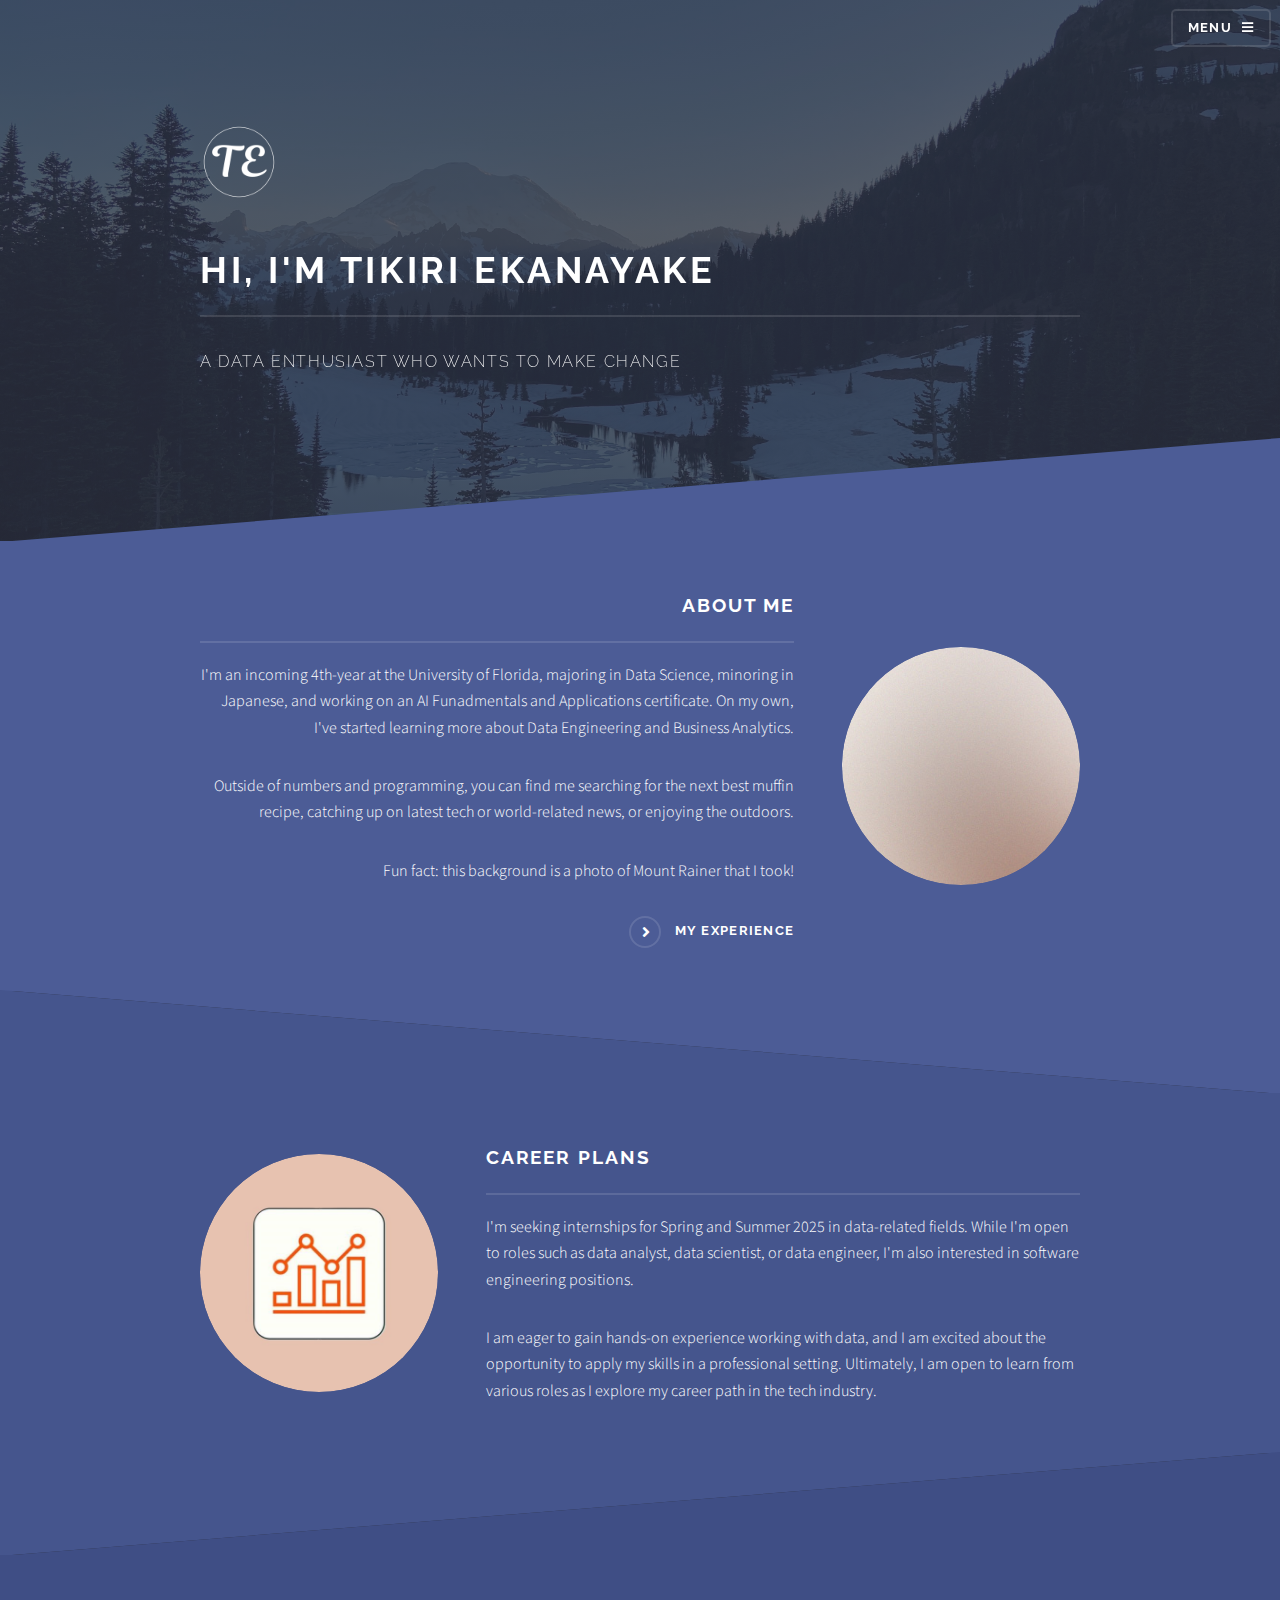
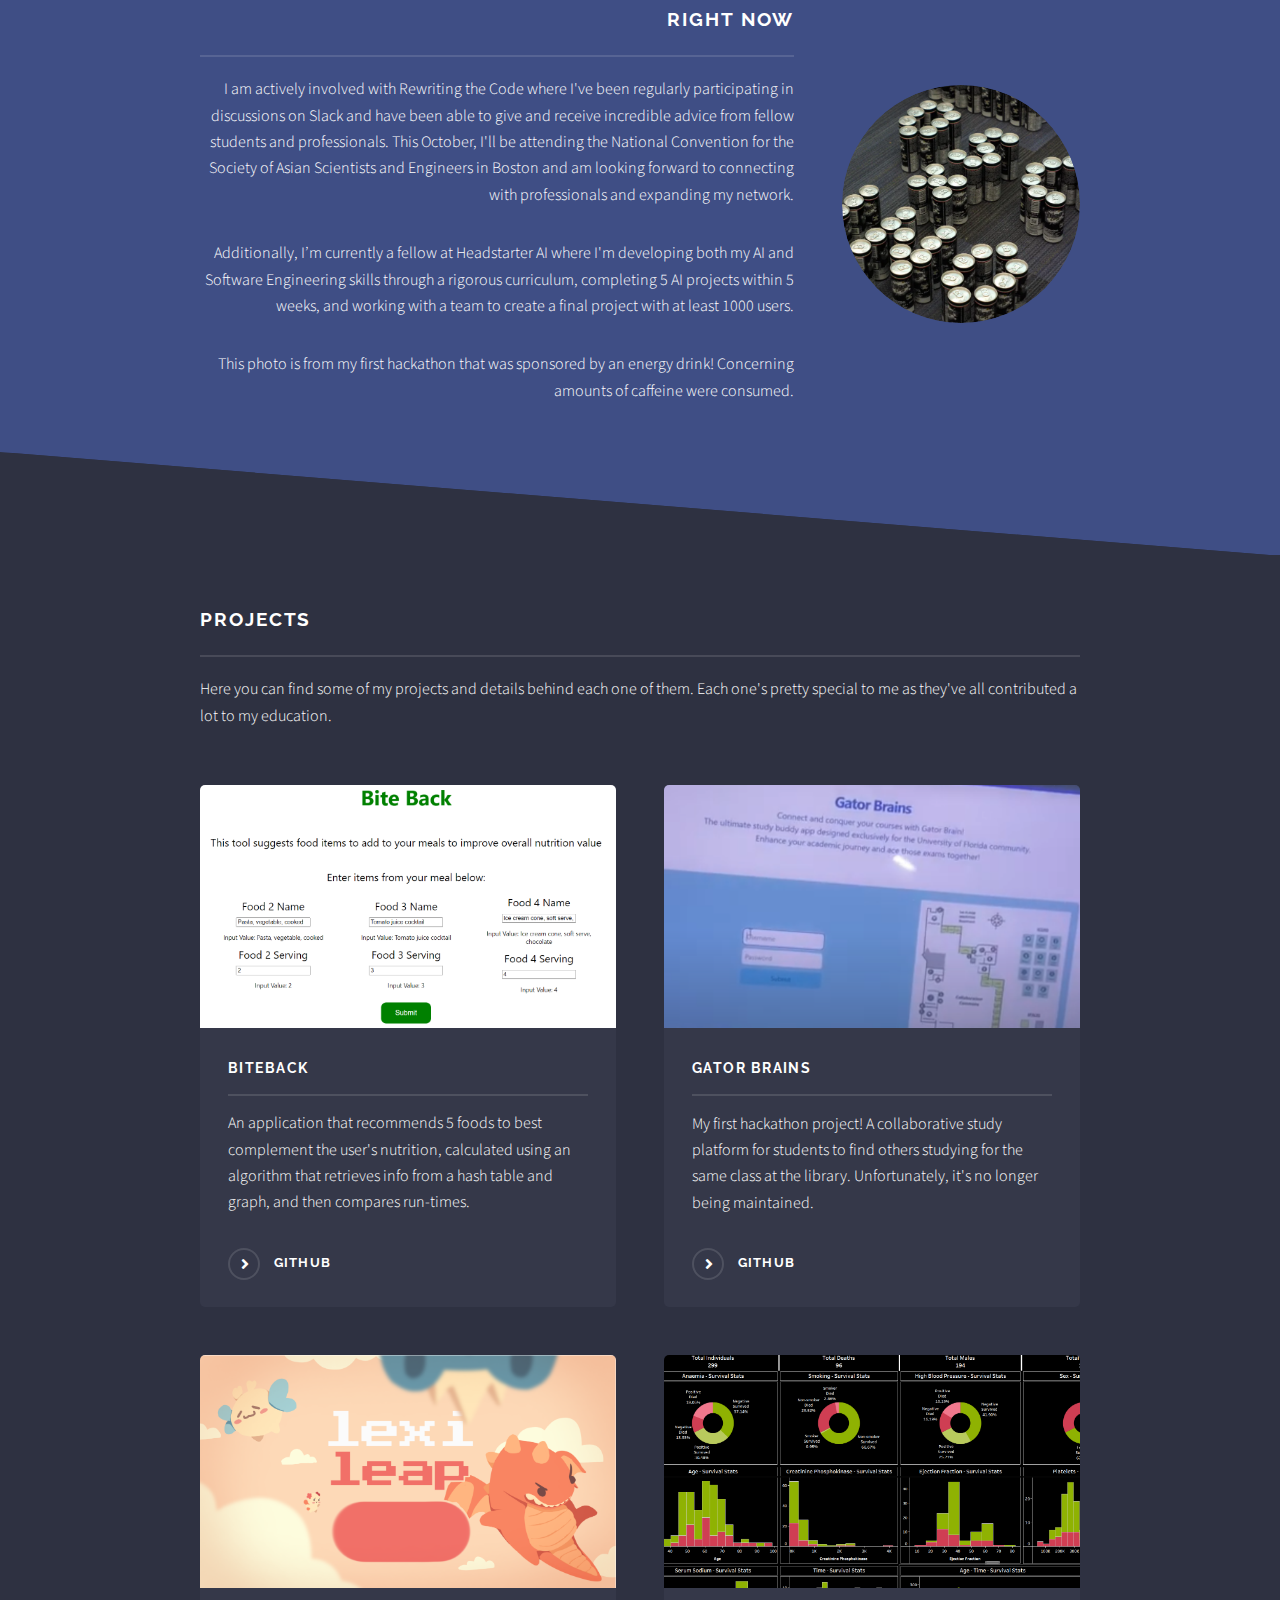
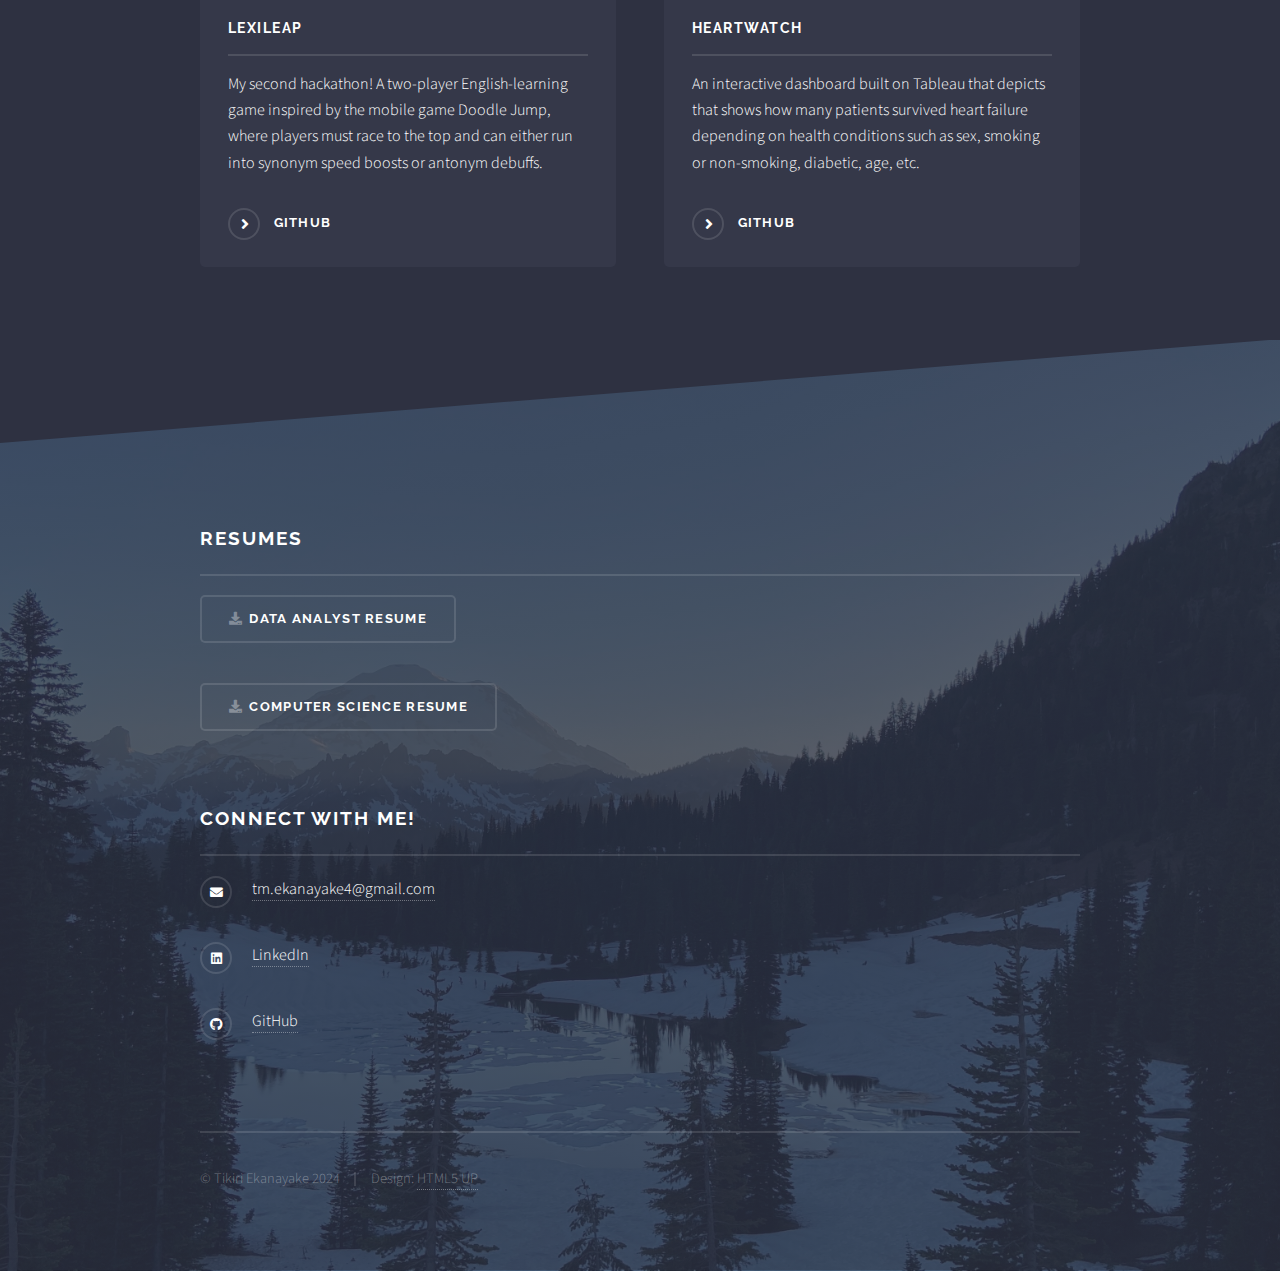
<file: index.html>
<!DOCTYPE HTML>
<html>
	<head>
		<title>Tikiri Ekanayake</title>
		<meta charset="utf-8" />
		<meta name="viewport" content="width=device-width, initial-scale=1, user-scalable=no" />
		<link rel="stylesheet" href="assets/css/main.css" />
		<noscript><link rel="stylesheet" href="assets/css/noscript.css" /></noscript>
		<style>
			.actions {display: flex; flex-direction: column; list-style: none; padding: 0;}
			.actions li { margin-bottom: 40px;}
        	.actions li a.button { display: inline-block;}
		</style>
	</head>
	<body class="is-preload">

		<!-- Page Wrapper -->
			<div id="page-wrapper">

				<!-- Header -->
					<header id="header" class="alt">
						<h1><a href="index.html">Home</a></h1>
						<nav>
							<a href="#menu">Menu</a>
						</nav>
					</header>

				<!-- Menu -->
					<nav id="menu">
						<div class="inner">
							<h2>Menu</h2>
							<ul class="links">
								<li><a href="index.html">Home</a></li>
								<li><a href="experience.html">Experience</a></li>
								<li><a href="leadership.html">Leadership</a></li>
								<!--<li><a href="projects.html">Projects</a></li>-->
							</ul>
							<a href="#" class="close">Close</a>
						</div>
					</nav>

				<!-- Banner -->
					<section id="banner">
						<div class="inner">
							<div class="logo"><img src="images/logo.png" alt="" style="width: 100px; height: auto; margin-left: -11px;" /></div>
							<h2>Hi, I'm Tikiri Ekanayake</h2>
							<p>A data enthusiast who wants to make change</p>
							<!-- <p>Another free + fully responsive site template by <a href="http://html5up.net">HTML5 UP</a></p> -->
						</div>
					</section>

				<!-- Wrapper -->
					<section id="wrapper">

						<!-- One -->
							<section id="one" class="wrapper spotlight style1">
								<div class="inner">
									<a href="#" class="image"><img src="images/pic01.jpg" alt="" /></a>
									<div class="content">
										<h2 class="major">About me</h2>
										<p>I'm an incoming 4th-year at the University of Florida, majoring in Data 
											Science, minoring in Japanese, and working on an AI Funadmentals and 
											Applications certificate. On my own, I've started learning more about Data 
											Engineering and Business Analytics.
										</p>
										<p>Outside of numbers and programming, you can find me searching for the next best muffin recipe, 
											catching up on latest tech or world-related news, or enjoying the outdoors.									
										</p>
										<p>Fun fact: this background is a photo of Mount Rainer that I took!</p>
										<a href="experience.html" class="special">My Experience</a>
									</div>
								</div>
							</section>

						<!-- Two -->
							<section id="two" class="wrapper alt spotlight style2">
								<div class="inner">
									<a href="#" class="image"><img src="images/data_analysis.jpg" alt="" /></a>
									<div class="content">
										<h2 class="major">Career plans</h2>
										<p>I'm seeking internships for Spring and Summer 2025 in data-related fields. While I'm open 
											to roles such as data analyst, data scientist, or data engineer, I'm also interested in 
											software engineering positions.  
										</p>
										<p>I am eager to gain hands-on experience working with data, 
											and I am excited about the opportunity to apply my skills in a professional setting. 
											Ultimately, I am open to learn from various roles as I explore my career path in the 
											tech industry.
										</p>
										<!--<a href="#" class="special">Learn more</a>-->
									</div>
								</div>
							</section>

						<!-- Three -->
							<section id="three" class="wrapper spotlight style3">
								<div class="inner">
									<a href="#" class="image"><img src="images/dino.png" alt="" /></a>
									<div class="content">
										<h2 class="major">Right Now</h2>
										<p>I am actively involved with Rewriting the Code where I've been regularly participating 
											in discussions on Slack and have been able to give and receive incredible advice from 
											fellow students and professionals. This October, I'll be attending the National Convention 
											for the Society of Asian Scientists and Engineers in Boston and am looking forward to 
											connecting with professionals and expanding my network.
										</p>
										<p>Additionally, I’m currently a fellow at Headstarter AI where I'm developing both my AI 
											and Software Engineering skills through a rigorous curriculum, completing 5 AI projects 
											within 5 weeks, and working with a team to create a final project with at least 1000 users.
										</p>
										<p>This photo is from my first hackathon that was sponsored by an energy drink!
											Concerning amounts of caffeine were consumed.
										</p>
										<!--<a href="#" class="special">Learn more</a>-->
									</div>
								</div>
							</section>

						<!-- Four -->
							<section id="four" class="wrapper alt style1">
								<div class="inner">
									<h2 class="major">Projects</h2>
									<p>Here you can find some of my projects and details behind each one of them.
										Each one's pretty special to me as they've all contributed a lot to my education.
									</p>
									<section class="features">
										<article>
											<a href="#" class="image"><img src="images/biteback.png" alt="" /></a>
											<h3 class="major">BiteBack</h3>
											<p>An application that recommends 5 foods to best complement the user's nutrition, calculated
												using an algorithm that retrieves info from a hash table and graph, and then compares run-times.</p>
											<a href="https://github.com/ashley44511/BiteBack" class="special">GitHub</a>
										</article>
										<article>
											<a href="#" class="image"><img src="images/gatorbrains.png" alt="" /></a>
											<h3 class="major">Gator Brains</h3>
											<p>My first hackathon project! A collaborative study platform for students to find 
												others studying for the same class at the library. Unfortunately, it's no longer being maintained.</p>
											<a href="https://github.com/MichaelJK2143/GatorBrains" class="special">GitHub</a>
										</article>
										<article>
											<a href="#" class="image"><img src="images/lexileap.png" alt="" /></a>
											<h3 class="major">LexiLeap</h3>
											<p>My second hackathon! A two-player English-learning game inspired by the mobile game Doodle Jump, 
												where players must race to the top and can either run into synonym speed boosts or antonym debuffs.</p>
											<a href="https://github.com/tikirie/LexiLeap" class="special">GitHub</a>
										</article>
										<article>
											<a href="#" class="image"><img src="images/heartwatch.png" alt="" /></a>
											<h3 class="major">HeartWatch</h3>
											<p>An interactive dashboard built on Tableau that depicts that shows how many patients survived heart failure 
												depending on health conditions such as sex, smoking or non-smoking, diabetic, age, etc.</p>
											<a href="https://github.com/tikirie/heartwatch" class="special">GitHub</a>
										</article>
									</section>
									<!--
									<ul class="actions">
										<li><a href="projects.html" class="button">Browse All</a></li>
									</ul>-->
								</div>
							</section>

					</section>

				<!-- Footer -->
					<section id="footer">
						<div class="inner">
							<h2 class="major">Resumes</h2>
							<ul class="actions">
								<li><a href="resumes/Tikiri_Ekanayake_Data_Analyst_Resume.pdf" class="button icon solid fa-download" download>Data Analyst Resume</a></li>
								<li><a href="resumes/Tikiri_Ekanayake_Computer_Science_Resume.pdf" class="button icon solid fa-download" download>Computer Science Resume</a></li>
							</ul>
							<h2 class="major">Connect With Me!</h2>
							<ul class="contact">
								<li class="icon solid fa-envelope"><a href="mailto:tm.ekanayake4@gmail.com">tm.ekanayake4@gmail.com</a></li>
								<li class="icon brands fa-linkedin"><a href="http://www.linkedin.com/in/tikiri-ekanayake/">LinkedIn</a></li>
								<li class="icon brands fa-github"><a href="http://www.github.com/tikirie/">GitHub</a></li>
							</ul>
							<ul class="copyright">
								<li>&copy; Tikiri Ekanayake 2024</li><li>Design: <a href="http://html5up.net">HTML5 UP</a></li>
							</ul>
						</div>
					</section>

					
			</div>
		<!-- Scripts -->
			<script src="assets/js/jquery.min.js"></script>
			<script src="assets/js/jquery.scrollex.min.js"></script>
			<script src="assets/js/browser.min.js"></script>
			<script src="assets/js/breakpoints.min.js"></script>
			<script src="assets/js/util.js"></script>
			<script src="assets/js/main.js"></script>
	</body>
</html>
</file>
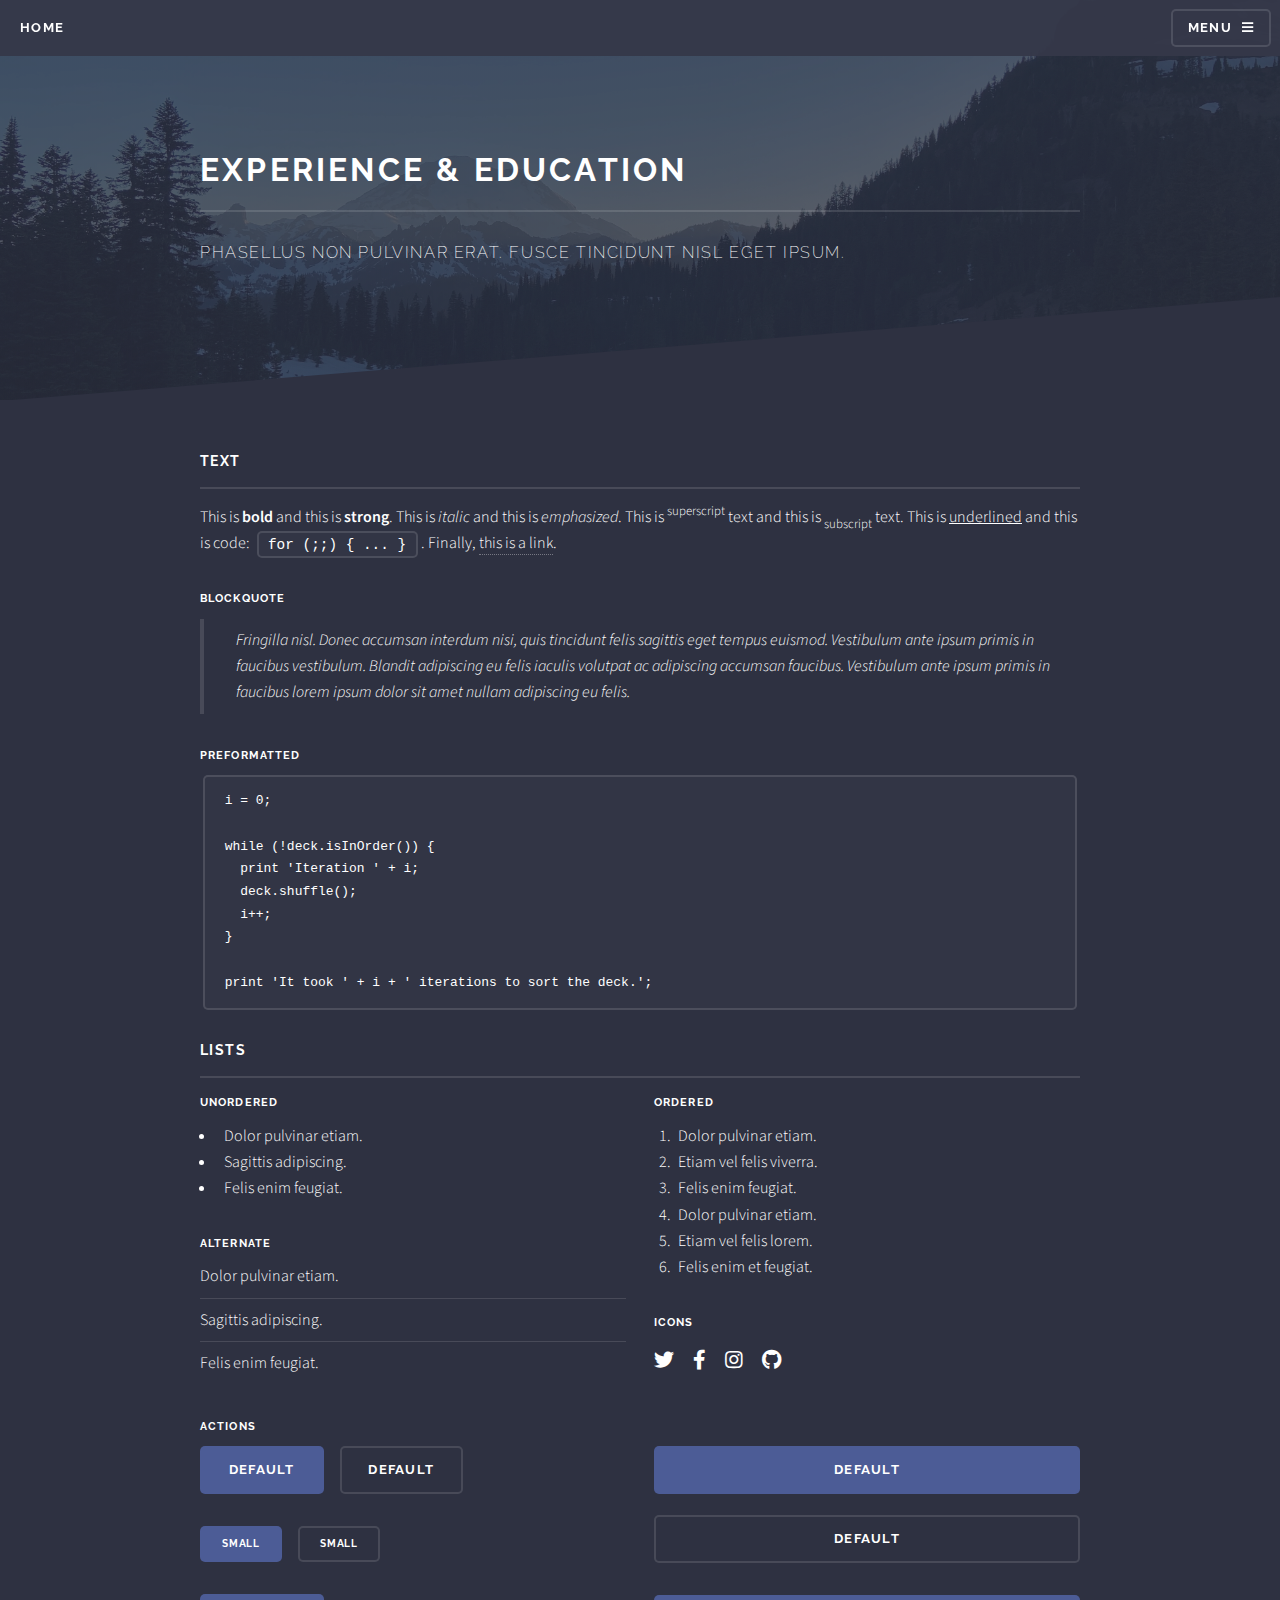
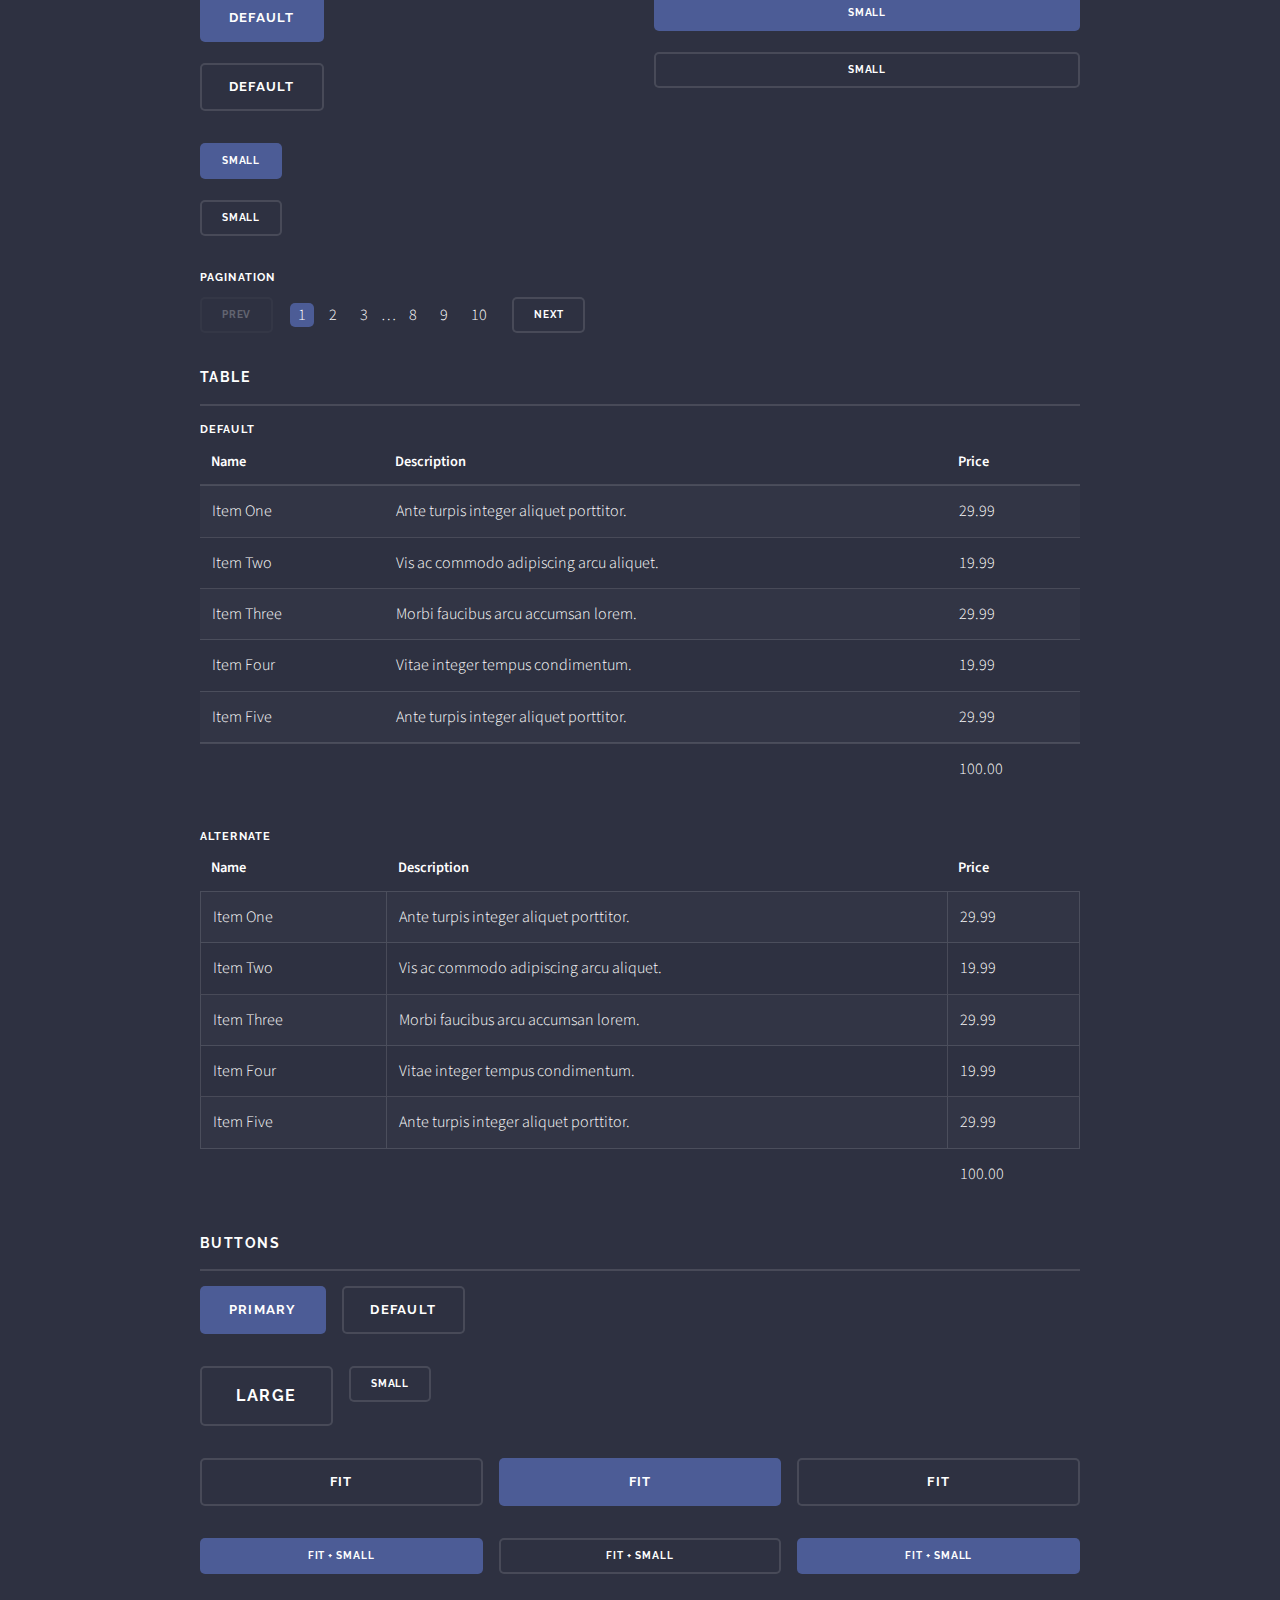
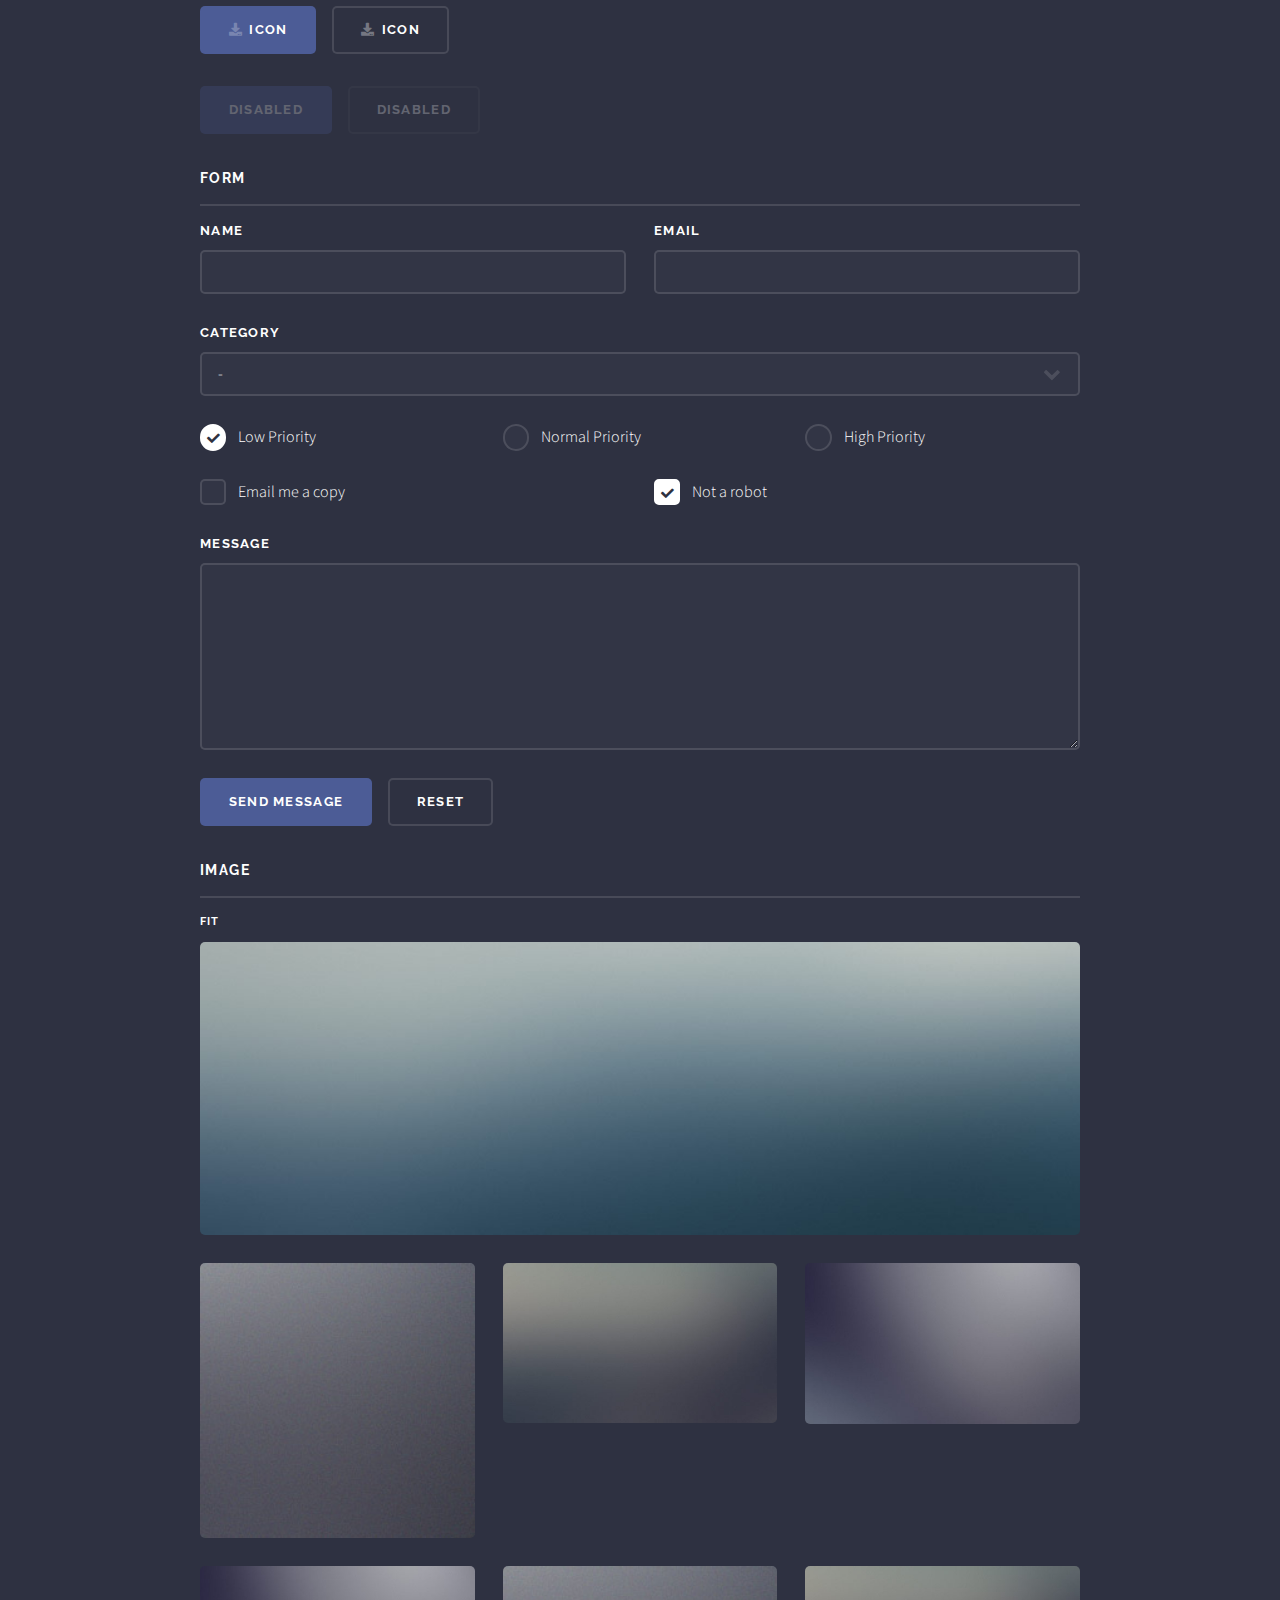
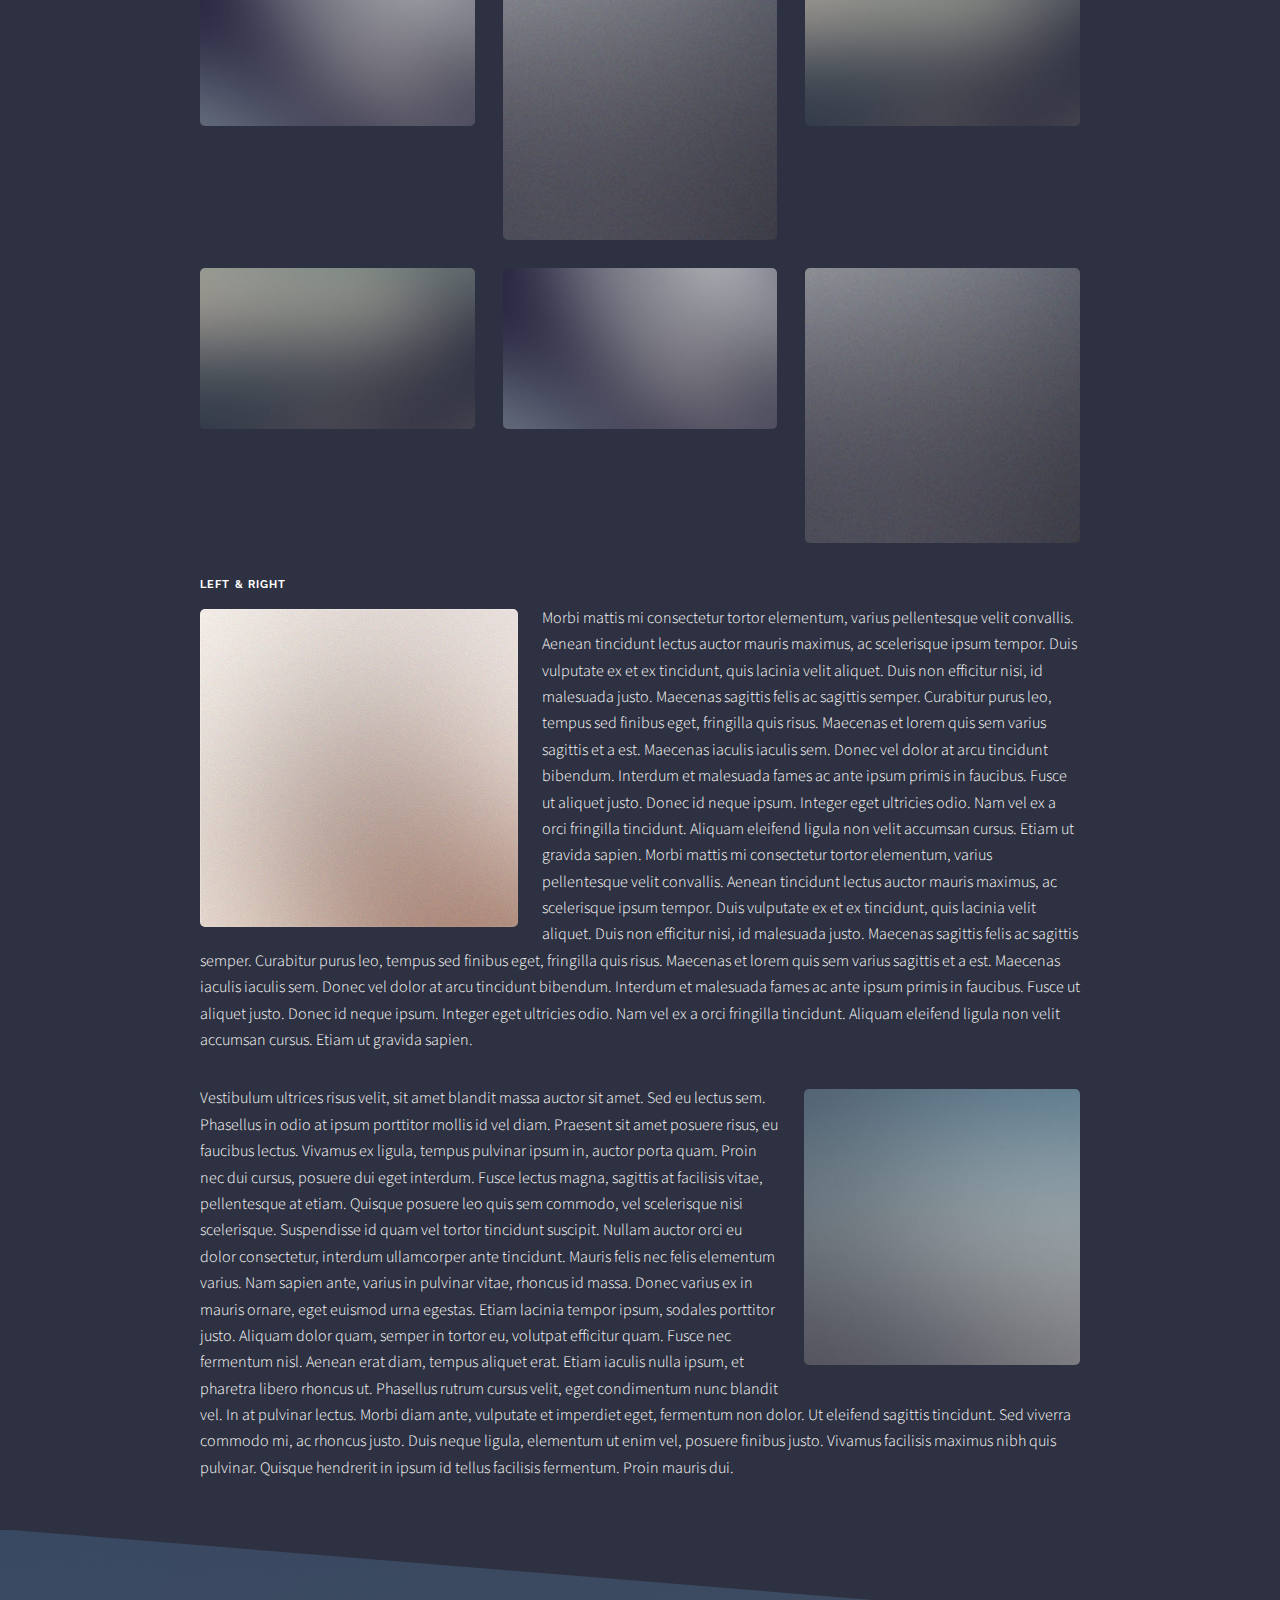
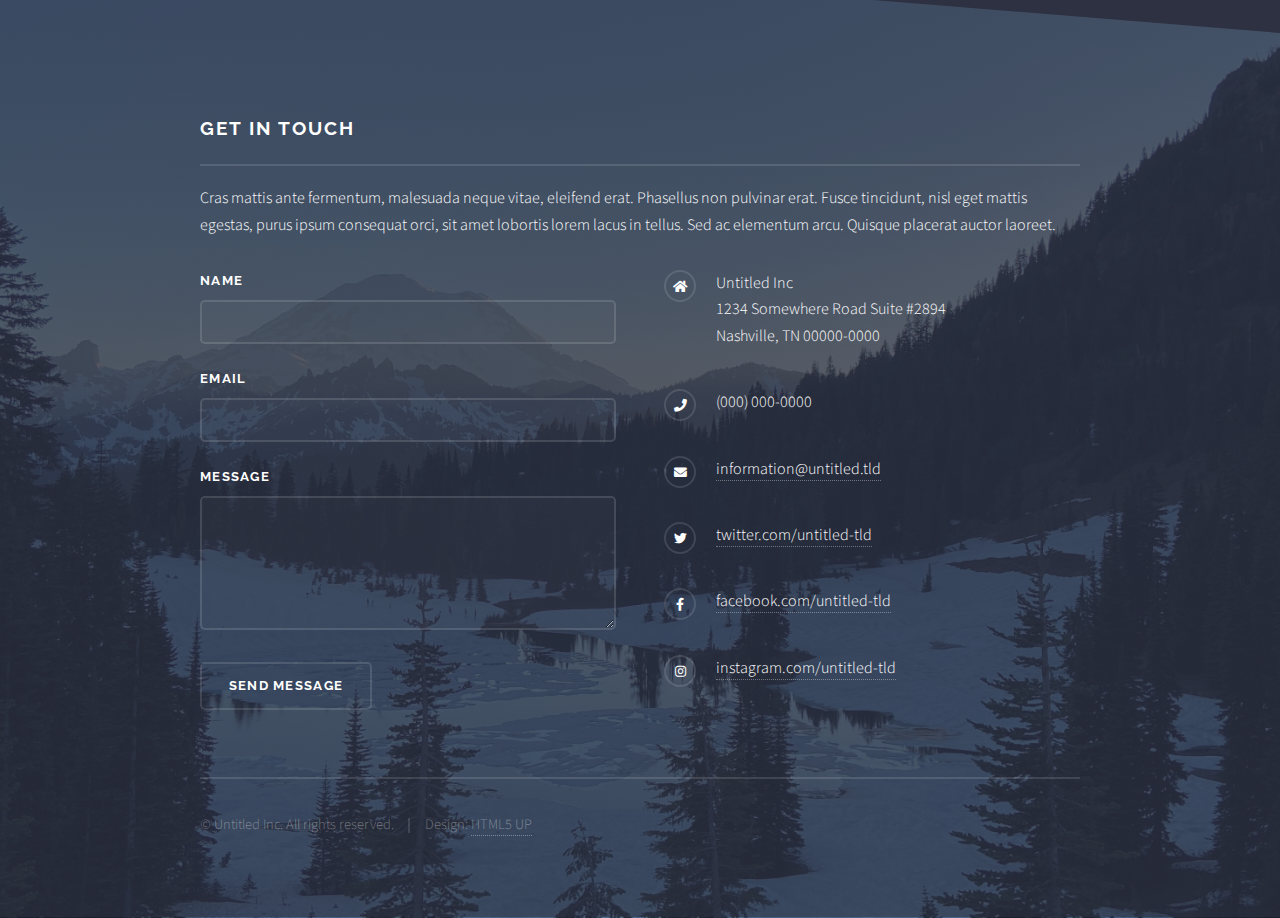
<file: eande.html>
<!DOCTYPE HTML>
<html>
	<head>
		<title>Experience & Education</title>
		<meta charset="utf-8" />
		<meta name="viewport" content="width=device-width, initial-scale=1, user-scalable=no" />
		<link rel="stylesheet" href="assets/css/main.css" />
		<noscript><link rel="stylesheet" href="assets/css/noscript.css" /></noscript>
	</head>
	<body class="is-preload">

		<!-- Page Wrapper -->
			<div id="page-wrapper">

				<!-- Header -->
					<header id="header">
						<h1><a href="index.html">Home</a></h1>
						<nav>
							<a href="#menu">Menu</a>
						</nav>
					</header>

				<!-- Menu -->
					<nav id="menu">
						<div class="inner">
							<h2>Menu</h2>
							<ul class="links">
								<li><a href="index.html">Home</a></li>
								<li><a href="eande.html">Experience & Education</a></li>
								<li><a href="leadership.html">Leadership</a></li>
								<li><a href="projects.html">Projects</a></li>
							</ul>
							<a href="#" class="close">Close</a>
						</div>
					</nav>

				<!-- Wrapper -->
					<section id="wrapper">
						<header>
							<div class="inner">
								<h2>Experience & Education</h2>
								<p>Phasellus non pulvinar erat. Fusce tincidunt nisl eget ipsum.</p>
							</div>
						</header>

						<!-- Content -->
							<div class="wrapper">
								<div class="inner">

									<section>
										<h3 class="major">Text</h3>
										<p>This is <b>bold</b> and this is <strong>strong</strong>. This is <i>italic</i> and this is <em>emphasized</em>.
										This is <sup>superscript</sup> text and this is <sub>subscript</sub> text.
										This is <u>underlined</u> and this is code: <code>for (;;) { ... }</code>. Finally, <a href="#">this is a link</a>.</p>
										<h4>Blockquote</h4>
										<blockquote>Fringilla nisl. Donec accumsan interdum nisi, quis tincidunt felis sagittis eget tempus euismod. Vestibulum ante ipsum primis in faucibus vestibulum. Blandit adipiscing eu felis iaculis volutpat ac adipiscing accumsan faucibus. Vestibulum ante ipsum primis in faucibus lorem ipsum dolor sit amet nullam adipiscing eu felis.</blockquote>
										<h4>Preformatted</h4>
										<pre><code>i = 0;

while (!deck.isInOrder()) {
  print 'Iteration ' + i;
  deck.shuffle();
  i++;
}

print 'It took ' + i + ' iterations to sort the deck.';</code></pre>
									</section>

									<section>
										<h3 class="major">Lists</h3>
										<div class="row">
											<div class="col-6 col-12-medium">
												<h4>Unordered</h4>
												<ul>
													<li>Dolor pulvinar etiam.</li>
													<li>Sagittis adipiscing.</li>
													<li>Felis enim feugiat.</li>
												</ul>
												<h4>Alternate</h4>
												<ul class="alt">
													<li>Dolor pulvinar etiam.</li>
													<li>Sagittis adipiscing.</li>
													<li>Felis enim feugiat.</li>
												</ul>
											</div>
											<div class="col-6 col-12-medium">
												<h4>Ordered</h4>
												<ol>
													<li>Dolor pulvinar etiam.</li>
													<li>Etiam vel felis viverra.</li>
													<li>Felis enim feugiat.</li>
													<li>Dolor pulvinar etiam.</li>
													<li>Etiam vel felis lorem.</li>
													<li>Felis enim et feugiat.</li>
												</ol>
												<h4>Icons</h4>
												<ul class="icons">
													<li><a href="#" class="icon brands fa-twitter"><span class="label">Twitter</span></a></li>
													<li><a href="#" class="icon brands fa-facebook-f"><span class="label">Facebook</span></a></li>
													<li><a href="#" class="icon brands fa-instagram"><span class="label">Instagram</span></a></li>
													<li><a href="#" class="icon brands fa-github"><span class="label">Github</span></a></li>
												</ul>
											</div>
										</div>
										<h4>Actions</h4>
										<div class="row">
											<div class="col-6 col-12-medium">
												<ul class="actions">
													<li><a href="#" class="button primary">Default</a></li>
													<li><a href="#" class="button">Default</a></li>
												</ul>
												<ul class="actions small">
													<li><a href="#" class="button primary small">Small</a></li>
													<li><a href="#" class="button small">Small</a></li>
												</ul>
												<ul class="actions stacked">
													<li><a href="#" class="button primary">Default</a></li>
													<li><a href="#" class="button">Default</a></li>
												</ul>
												<ul class="actions stacked small">
													<li><a href="#" class="button primary small">Small</a></li>
													<li><a href="#" class="button small">Small</a></li>
												</ul>
											</div>
											<div class="col-6 col-12-medium">
												<ul class="actions stacked">
													<li><a href="#" class="button primary fit">Default</a></li>
													<li><a href="#" class="button fit">Default</a></li>
												</ul>
												<ul class="actions stacked small">
													<li><a href="#" class="button primary small fit">Small</a></li>
													<li><a href="#" class="button small fit">Small</a></li>
												</ul>
											</div>
										</div>
										<h4>Pagination</h4>
										<ul class="pagination">
											<li><span class="button small disabled">Prev</span></li>
											<li><a href="#" class="page active">1</a></li>
											<li><a href="#" class="page">2</a></li>
											<li><a href="#" class="page">3</a></li>
											<li><span>&hellip;</span></li>
											<li><a href="#" class="page">8</a></li>
											<li><a href="#" class="page">9</a></li>
											<li><a href="#" class="page">10</a></li>
											<li><a href="#" class="button small">Next</a></li>
										</ul>
									</section>

									<section>
										<h3 class="major">Table</h3>
										<h4>Default</h4>
										<div class="table-wrapper">
											<table>
												<thead>
													<tr>
														<th>Name</th>
														<th>Description</th>
														<th>Price</th>
													</tr>
												</thead>
												<tbody>
													<tr>
														<td>Item One</td>
														<td>Ante turpis integer aliquet porttitor.</td>
														<td>29.99</td>
													</tr>
													<tr>
														<td>Item Two</td>
														<td>Vis ac commodo adipiscing arcu aliquet.</td>
														<td>19.99</td>
													</tr>
													<tr>
														<td>Item Three</td>
														<td> Morbi faucibus arcu accumsan lorem.</td>
														<td>29.99</td>
													</tr>
													<tr>
														<td>Item Four</td>
														<td>Vitae integer tempus condimentum.</td>
														<td>19.99</td>
													</tr>
													<tr>
														<td>Item Five</td>
														<td>Ante turpis integer aliquet porttitor.</td>
														<td>29.99</td>
													</tr>
												</tbody>
												<tfoot>
													<tr>
														<td colspan="2"></td>
														<td>100.00</td>
													</tr>
												</tfoot>
											</table>
										</div>

										<h4>Alternate</h4>
										<div class="table-wrapper">
											<table class="alt">
												<thead>
													<tr>
														<th>Name</th>
														<th>Description</th>
														<th>Price</th>
													</tr>
												</thead>
												<tbody>
													<tr>
														<td>Item One</td>
														<td>Ante turpis integer aliquet porttitor.</td>
														<td>29.99</td>
													</tr>
													<tr>
														<td>Item Two</td>
														<td>Vis ac commodo adipiscing arcu aliquet.</td>
														<td>19.99</td>
													</tr>
													<tr>
														<td>Item Three</td>
														<td> Morbi faucibus arcu accumsan lorem.</td>
														<td>29.99</td>
													</tr>
													<tr>
														<td>Item Four</td>
														<td>Vitae integer tempus condimentum.</td>
														<td>19.99</td>
													</tr>
													<tr>
														<td>Item Five</td>
														<td>Ante turpis integer aliquet porttitor.</td>
														<td>29.99</td>
													</tr>
												</tbody>
												<tfoot>
													<tr>
														<td colspan="2"></td>
														<td>100.00</td>
													</tr>
												</tfoot>
											</table>
										</div>
									</section>

									<section>
										<h3 class="major">Buttons</h3>
										<ul class="actions">
											<li><a href="#" class="button primary">Primary</a></li>
											<li><a href="#" class="button">Default</a></li>
										</ul>
										<ul class="actions">
											<li><a href="#" class="button large">Large</a></li>
											<li><a href="#" class="button small">Small</a></li>
										</ul>
										<ul class="actions fit">
											<li><a href="#" class="button fit">Fit</a></li>
											<li><a href="#" class="button primary fit">Fit</a></li>
											<li><a href="#" class="button fit">Fit</a></li>
										</ul>
										<ul class="actions fit small">
											<li><a href="#" class="button primary fit small">Fit + Small</a></li>
											<li><a href="#" class="button fit small">Fit + Small</a></li>
											<li><a href="#" class="button primary fit small">Fit + Small</a></li>
										</ul>
										<ul class="actions">
											<li><a href="#" class="button primary icon solid fa-download">Icon</a></li>
											<li><a href="#" class="button icon solid fa-download">Icon</a></li>
										</ul>
										<ul class="actions">
											<li><span class="button primary disabled">Disabled</span></li>
											<li><span class="button disabled">Disabled</span></li>
										</ul>
									</section>

									<section>
										<h3 class="major">Form</h3>
										<form method="post" action="#">
											<div class="row gtr-uniform">
												<div class="col-6 col-12-xsmall">
													<label for="demo-name">Name</label>
													<input type="text" name="demo-name" id="demo-name" value="" />
												</div>
												<div class="col-6 col-12-xsmall">
													<label for="demo-email">Email</label>
													<input type="email" name="demo-email" id="demo-email" value="" />
												</div>
												<div class="col-12">
													<label for="demo-category">Category</label>
													<select name="demo-category" id="demo-category">
														<option value="">-</option>
														<option value="1">Manufacturing</option>
														<option value="1">Shipping</option>
														<option value="1">Administration</option>
														<option value="1">Human Resources</option>
													</select>
												</div>
												<div class="col-4 col-12-small">
													<input type="radio" id="demo-priority-low" name="demo-priority" checked>
													<label for="demo-priority-low">Low Priority</label>
												</div>
												<div class="col-4 col-12-small">
													<input type="radio" id="demo-priority-normal" name="demo-priority">
													<label for="demo-priority-normal">Normal Priority</label>
												</div>
												<div class="col-4 col-12-small">
													<input type="radio" id="demo-priority-high" name="demo-priority">
													<label for="demo-priority-high">High Priority</label>
												</div>
												<div class="col-6 col-12-small">
													<input type="checkbox" id="demo-copy" name="demo-copy">
													<label for="demo-copy">Email me a copy</label>
												</div>
												<div class="col-6 col-12-small">
													<input type="checkbox" id="demo-human" name="demo-human" checked>
													<label for="demo-human">Not a robot</label>
												</div>
												<div class="col-12">
													<label for="demo-message">Message</label>
													<textarea name="demo-message" id="demo-message" rows="6"></textarea>
												</div>
												<div class="col-12">
													<ul class="actions">
														<li><input type="submit" value="Send Message" class="primary" /></li>
														<li><input type="reset" value="Reset" /></li>
													</ul>
												</div>
											</div>
										</form>
									</section>

									<section>
										<h3 class="major">Image</h3>
										<h4>Fit</h4>
										<div class="box alt">
											<div class="row gtr-uniform">
												<div class="col-12"><span class="image fit"><img src="images/pic08.jpg" alt="" /></span></div>
												<div class="col-4"><span class="image fit"><img src="images/pic05.jpg" alt="" /></span></div>
												<div class="col-4"><span class="image fit"><img src="images/pic06.jpg" alt="" /></span></div>
												<div class="col-4"><span class="image fit"><img src="images/pic07.jpg" alt="" /></span></div>
												<div class="col-4"><span class="image fit"><img src="images/pic07.jpg" alt="" /></span></div>
												<div class="col-4"><span class="image fit"><img src="images/pic05.jpg" alt="" /></span></div>
												<div class="col-4"><span class="image fit"><img src="images/pic06.jpg" alt="" /></span></div>
												<div class="col-4"><span class="image fit"><img src="images/pic06.jpg" alt="" /></span></div>
												<div class="col-4"><span class="image fit"><img src="images/pic07.jpg" alt="" /></span></div>
												<div class="col-4"><span class="image fit"><img src="images/pic05.jpg" alt="" /></span></div>
											</div>
										</div>
										<h4>Left &amp; Right</h4>
										<p>
											<span class="image left">
												<img src="images/pic01.jpg" alt="" />
											</span>Morbi mattis mi consectetur tortor elementum, varius pellentesque velit 
											convallis. Aenean tincidunt lectus auctor mauris maximus, ac scelerisque ipsum 
											tempor. Duis vulputate ex et ex tincidunt, quis lacinia velit aliquet. Duis non 
											efficitur nisi, id malesuada justo. Maecenas sagittis felis ac sagittis semper. 
											Curabitur purus leo, tempus sed finibus eget, fringilla quis risus. Maecenas et 
											lorem quis sem varius sagittis et a est. Maecenas iaculis iaculis sem. Donec vel 
											dolor at arcu tincidunt bibendum. Interdum et malesuada fames ac ante ipsum primis 
											in faucibus. Fusce ut aliquet justo. Donec id neque ipsum. Integer eget ultricies 
											odio. Nam vel ex a orci fringilla tincidunt. Aliquam eleifend ligula non velit accumsan 
											cursus. Etiam ut gravida sapien. Morbi mattis mi consectetur tortor elementum, 
											varius pellentesque velit convallis. Aenean tincidunt lectus auctor mauris maximus, 
											ac scelerisque ipsum tempor. Duis vulputate ex et ex tincidunt, quis lacinia velit aliquet. 
											Duis non efficitur nisi, id malesuada justo. Maecenas sagittis felis ac sagittis semper. 
											Curabitur purus leo, tempus sed finibus eget, fringilla quis risus. Maecenas et 
											lorem quis sem varius sagittis et a est. Maecenas iaculis iaculis sem. Donec vel 
											dolor at arcu tincidunt bibendum. Interdum et malesuada fames ac ante ipsum primis 
											in faucibus. Fusce ut aliquet justo. Donec id neque ipsum. Integer eget ultricies odio. 
											Nam vel ex a orci fringilla tincidunt. Aliquam eleifend ligula non velit accumsan cursus. 
											Etiam ut gravida sapien.
										</p>
										<p>
											<span class="image right">
												<img src="images/pic02.jpg" alt="" />
											</span>Vestibulum ultrices risus velit, sit amet blandit massa auctor sit amet. 
											Sed eu lectus sem. Phasellus in odio at ipsum porttitor mollis id vel diam. 
											Praesent sit amet posuere risus, eu faucibus lectus. Vivamus ex ligula, tempus 
											pulvinar ipsum in, auctor porta quam. Proin nec dui cursus, posuere dui eget interdum. 
											Fusce lectus magna, sagittis at facilisis vitae, pellentesque at etiam. Quisque 
											posuere leo quis sem commodo, vel scelerisque nisi scelerisque. Suspendisse id 
											quam vel tortor tincidunt suscipit. Nullam auctor orci eu dolor consectetur, interdum 
											ullamcorper ante tincidunt. Mauris felis nec felis elementum varius. Nam sapien 
											ante, varius in pulvinar vitae, rhoncus id massa. Donec varius ex in mauris ornare, 
											eget euismod urna egestas. Etiam lacinia tempor ipsum, sodales porttitor justo. 
											Aliquam dolor quam, semper in tortor eu, volutpat efficitur quam. Fusce nec fermentum 
											nisl. Aenean erat diam, tempus aliquet erat. Etiam iaculis nulla ipsum, et pharetra 
											libero rhoncus ut. Phasellus rutrum cursus velit, eget condimentum nunc blandit vel. 
											In at pulvinar lectus. Morbi diam ante, vulputate et imperdiet eget, fermentum non dolor. 
											Ut eleifend sagittis tincidunt. Sed viverra commodo mi, ac rhoncus justo. Duis neque 
											ligula, elementum ut enim vel, posuere finibus justo. Vivamus facilisis maximus 
											nibh quis pulvinar. Quisque hendrerit in ipsum id tellus facilisis fermentum. Proin mauris dui.
										</p>
									</section>

								</div>
							</div>

					</section>

				<!-- Footer -->
					<section id="footer">
						<div class="inner">
							<h2 class="major">Get in touch</h2>
							<p>Cras mattis ante fermentum, malesuada neque vitae, eleifend erat. Phasellus non pulvinar erat. Fusce tincidunt, nisl eget mattis egestas, purus ipsum consequat orci, sit amet lobortis lorem lacus in tellus. Sed ac elementum arcu. Quisque placerat auctor laoreet.</p>
							<form method="post" action="#">
								<div class="fields">
									<div class="field">
										<label for="name">Name</label>
										<input type="text" name="name" id="name" />
									</div>
									<div class="field">
										<label for="email">Email</label>
										<input type="email" name="email" id="email" />
									</div>
									<div class="field">
										<label for="message">Message</label>
										<textarea name="message" id="message" rows="4"></textarea>
									</div>
								</div>
								<ul class="actions">
									<li><input type="submit" value="Send Message" /></li>
								</ul>
							</form>
							<ul class="contact">
								<li class="icon solid fa-home">
									Untitled Inc<br />
									1234 Somewhere Road Suite #2894<br />
									Nashville, TN 00000-0000
								</li>
								<li class="icon solid fa-phone">(000) 000-0000</li>
								<li class="icon solid fa-envelope"><a href="#">information@untitled.tld</a></li>
								<li class="icon brands fa-twitter"><a href="#">twitter.com/untitled-tld</a></li>
								<li class="icon brands fa-facebook-f"><a href="#">facebook.com/untitled-tld</a></li>
								<li class="icon brands fa-instagram"><a href="#">instagram.com/untitled-tld</a></li>
							</ul>
							<ul class="copyright">
								<li>&copy; Untitled Inc. All rights reserved.</li><li>Design: <a href="http://html5up.net">HTML5 UP</a></li>
							</ul>
						</div>
					</section>

			</div>

		<!-- Scripts -->
			<script src="assets/js/jquery.min.js"></script>
			<script src="assets/js/jquery.scrollex.min.js"></script>
			<script src="assets/js/browser.min.js"></script>
			<script src="assets/js/breakpoints.min.js"></script>
			<script src="assets/js/util.js"></script>
			<script src="assets/js/main.js"></script>

	</body>
</html>
</file>
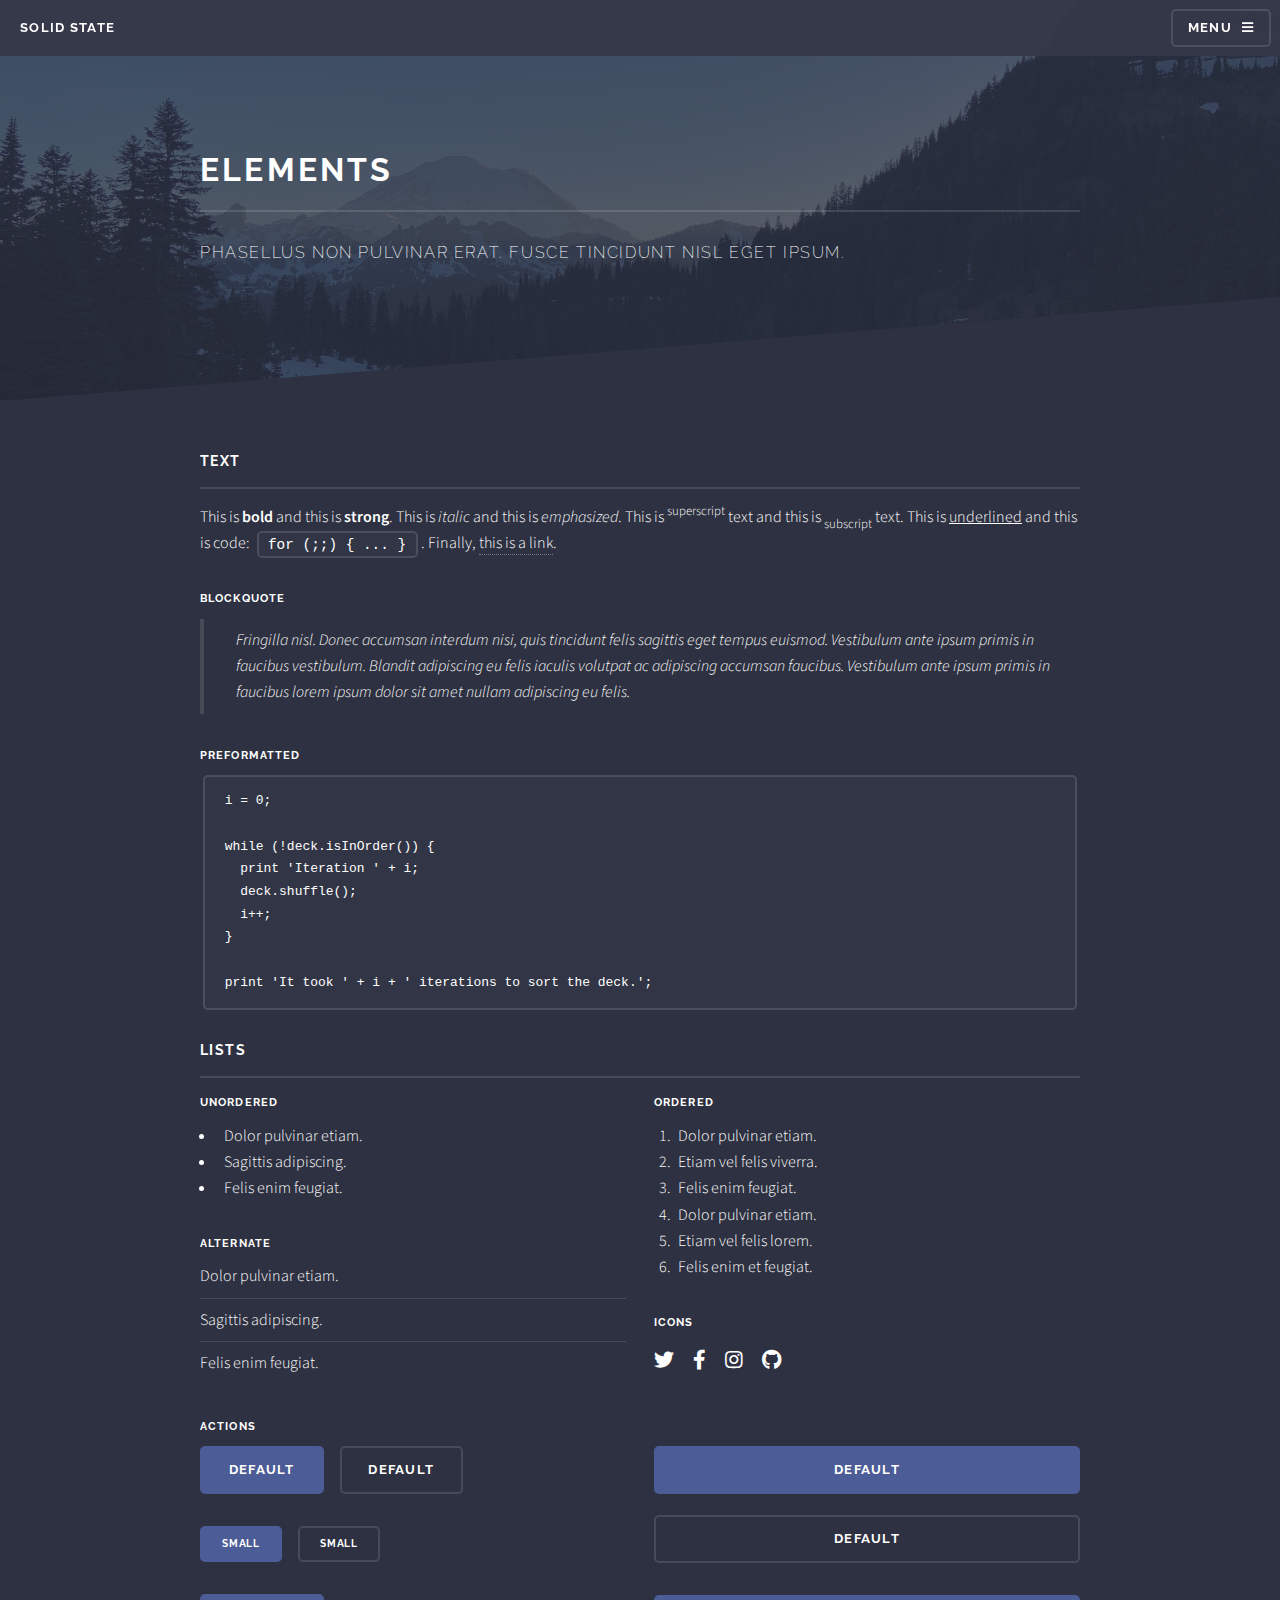
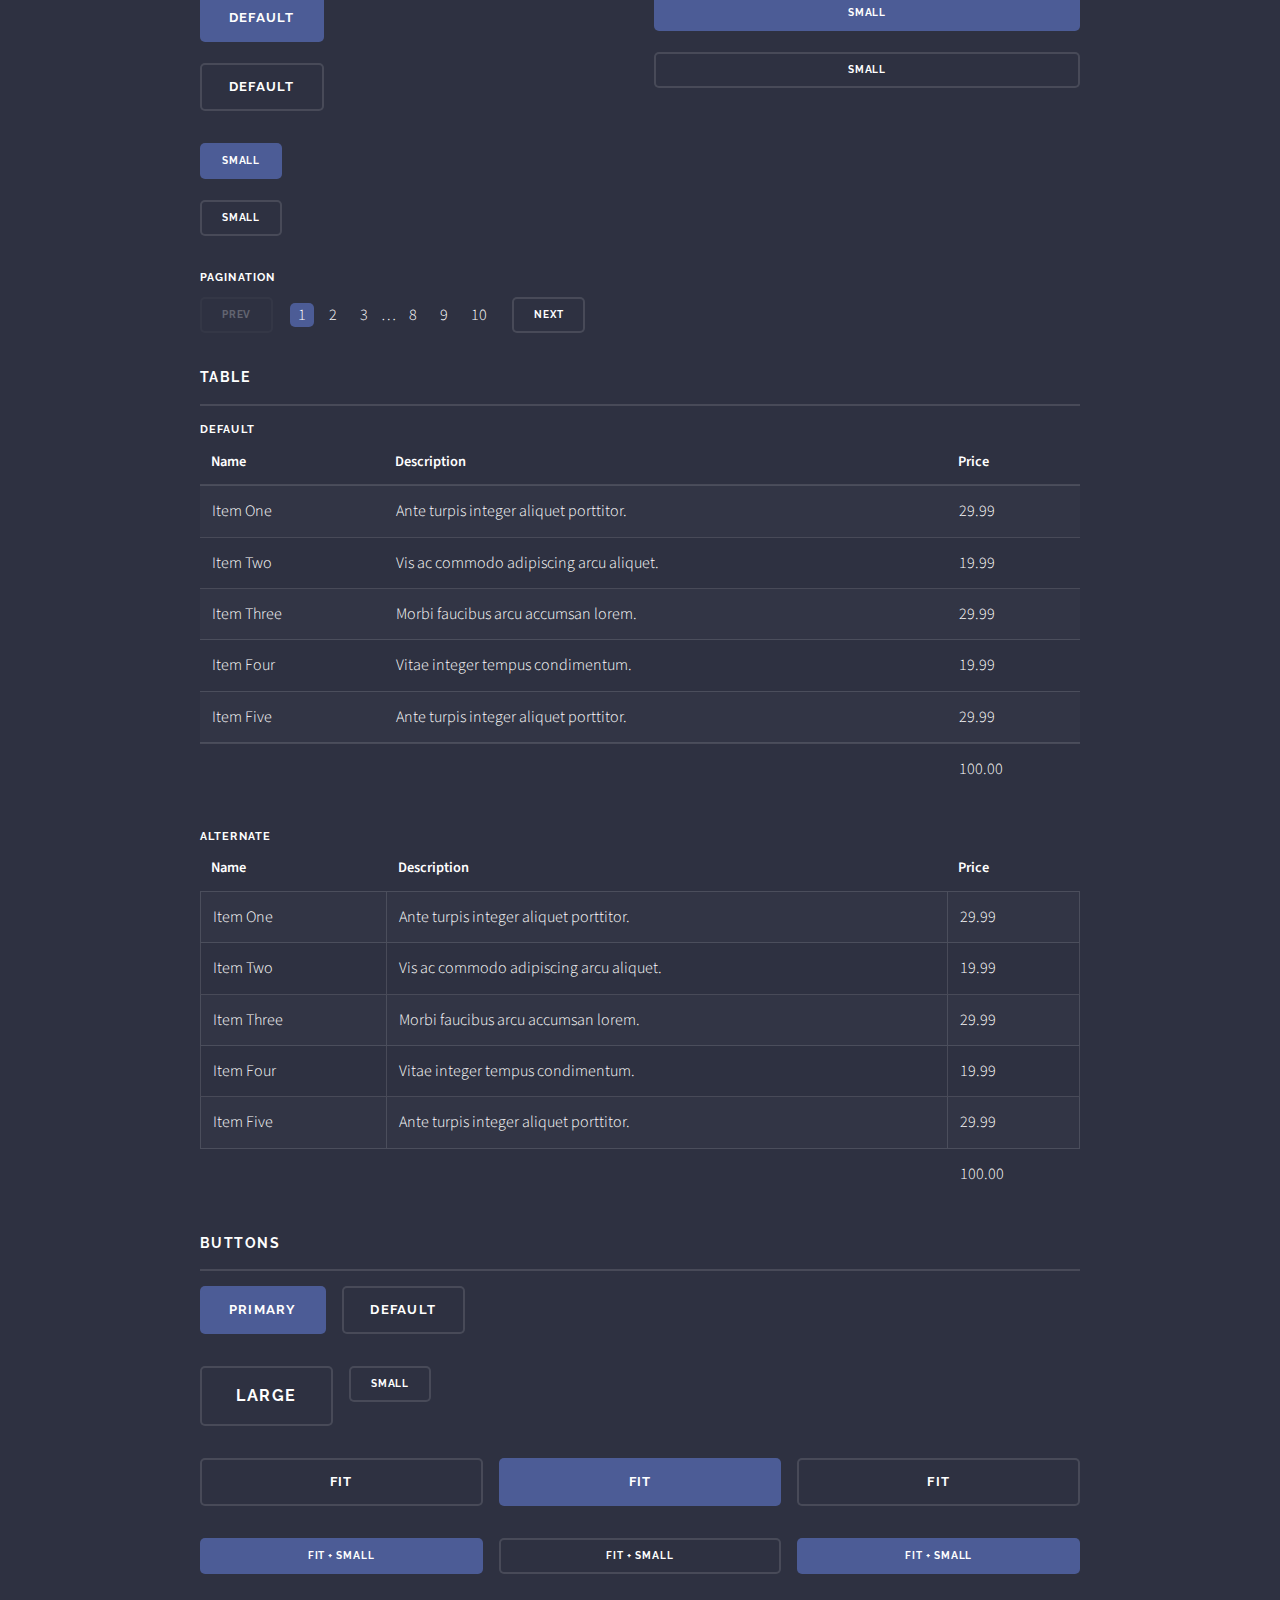
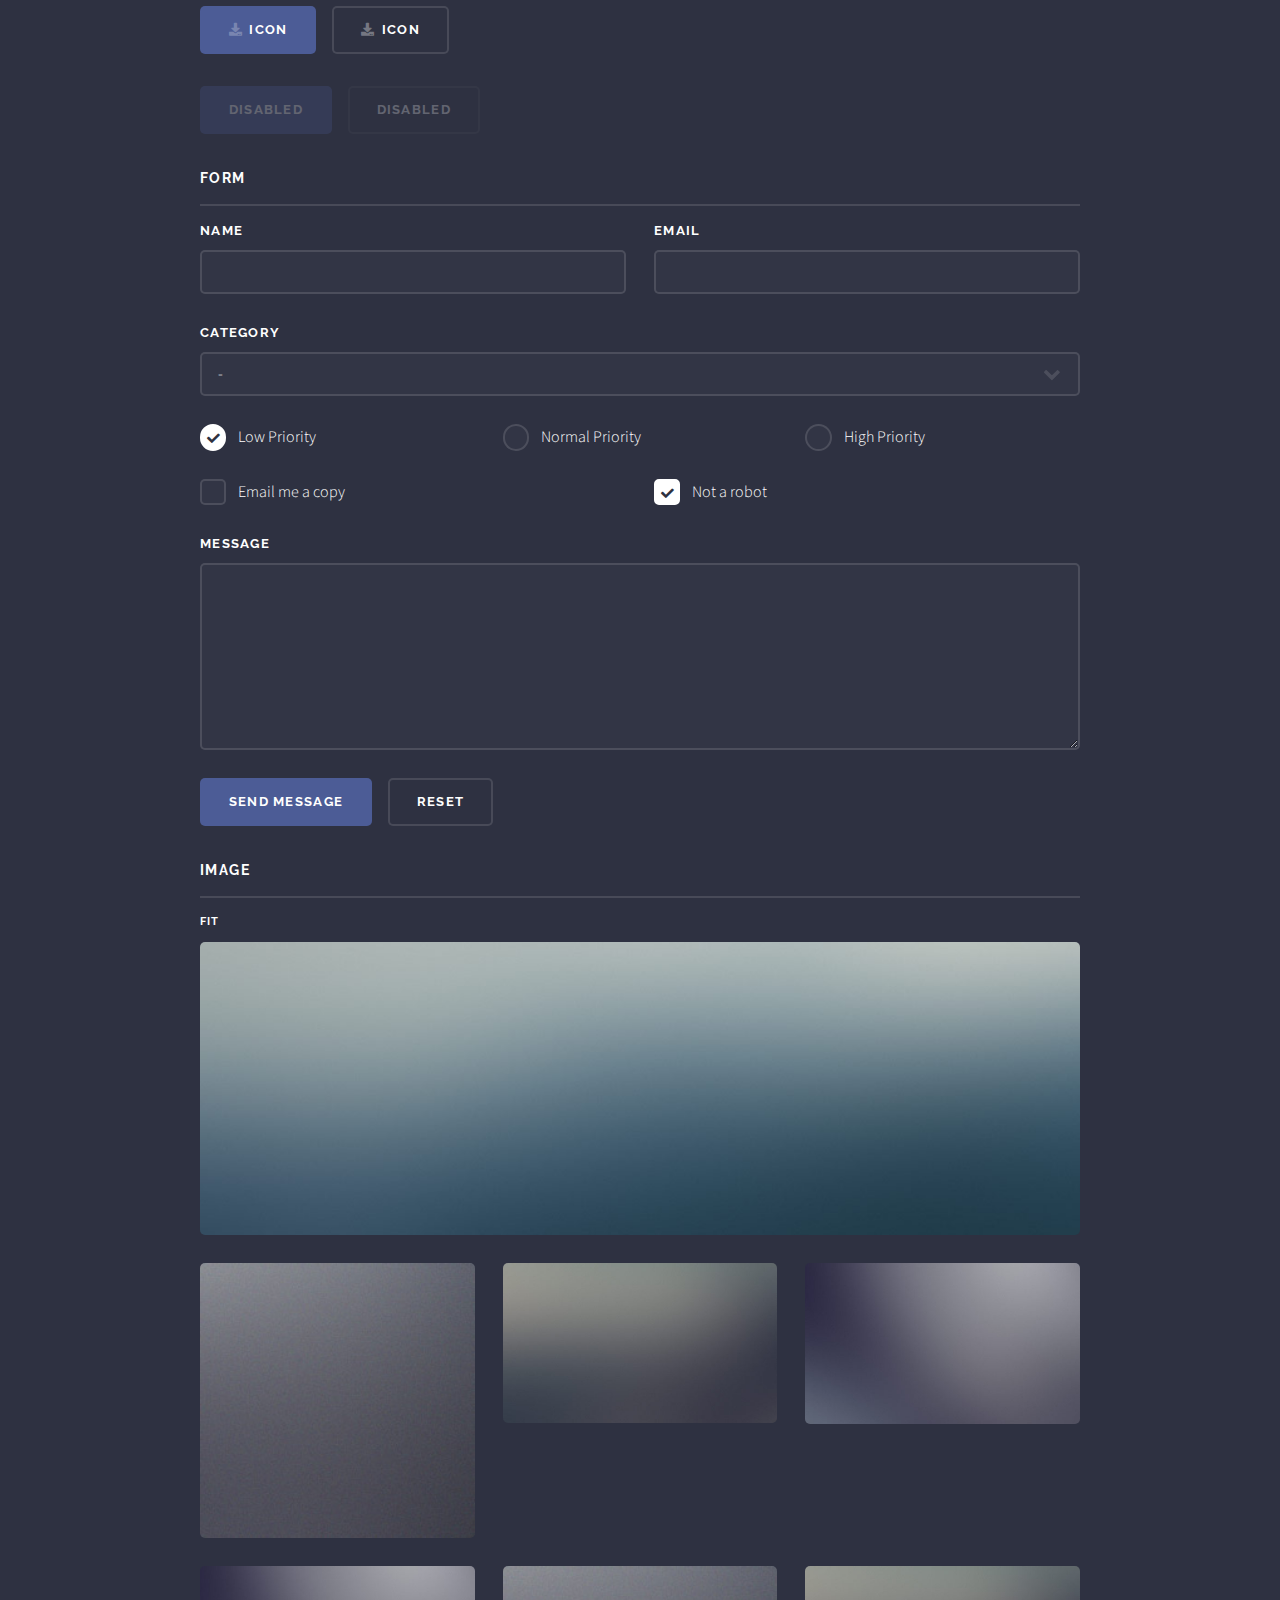
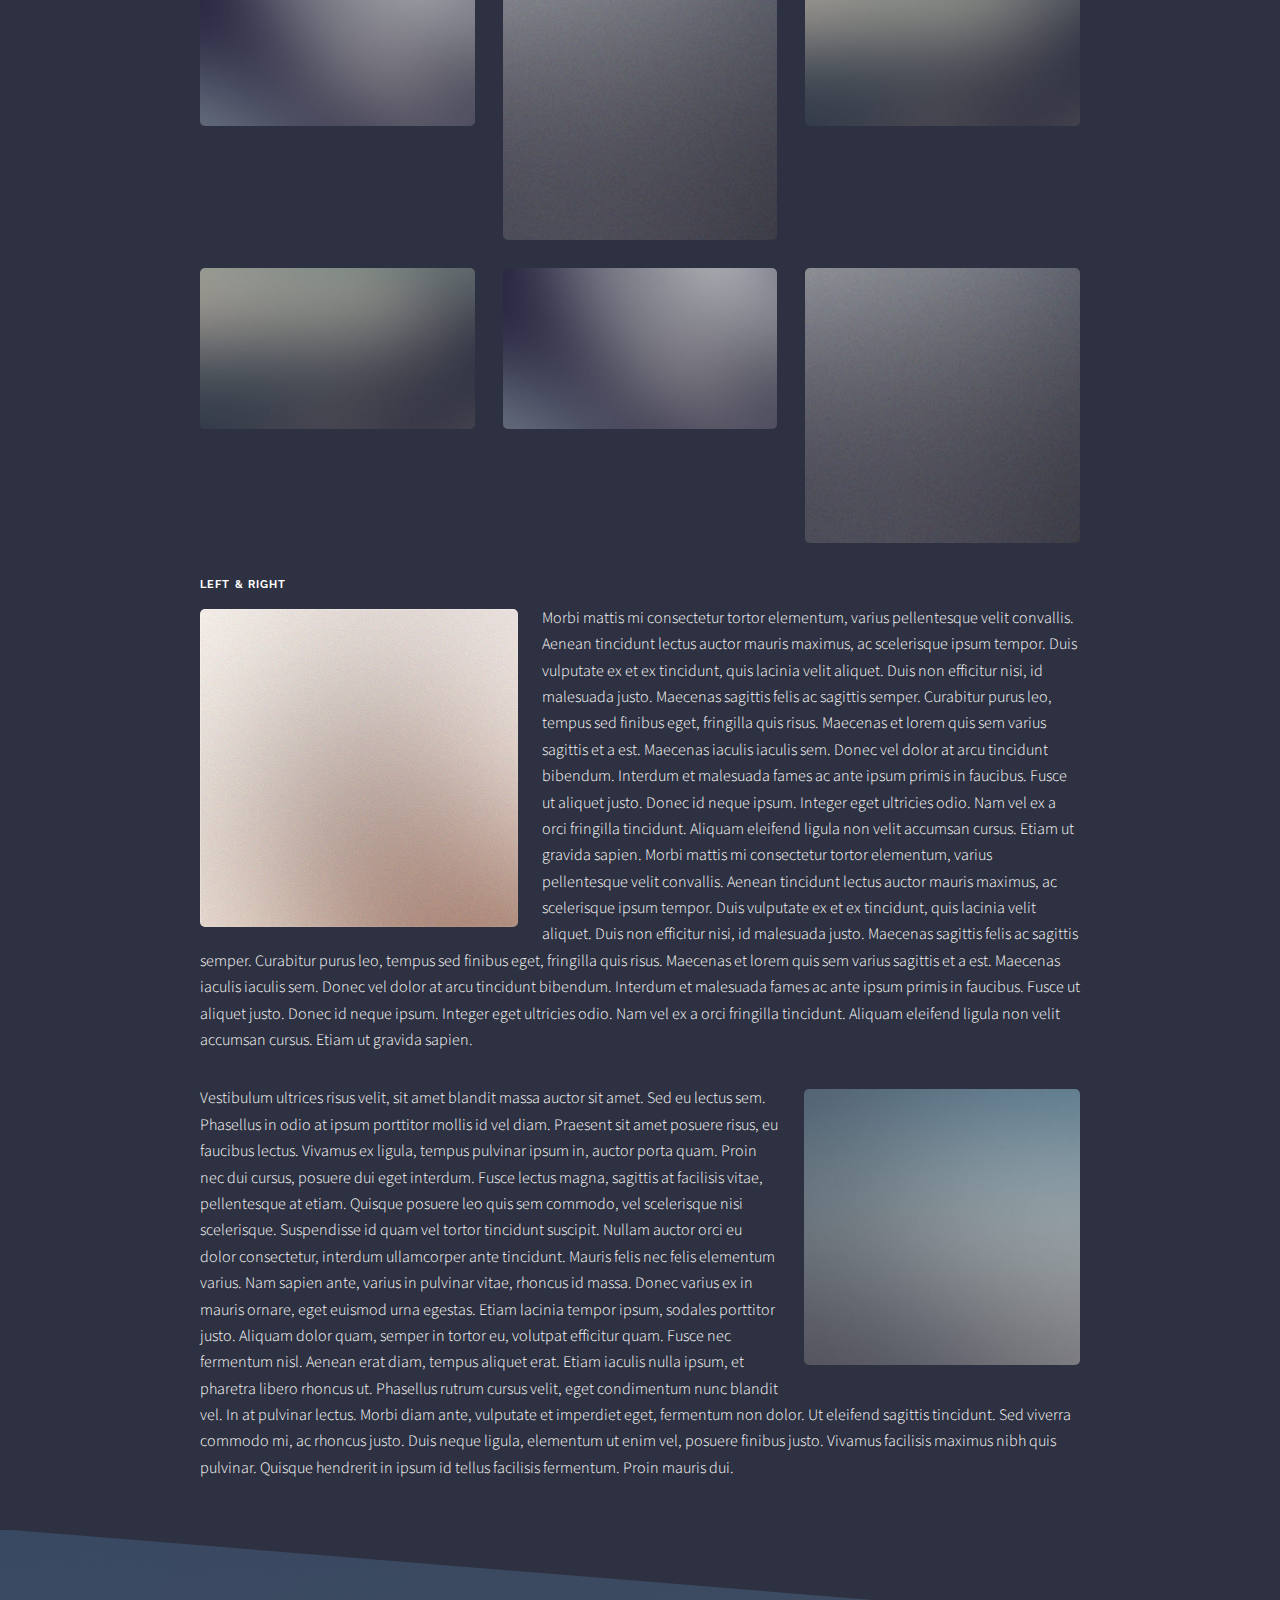
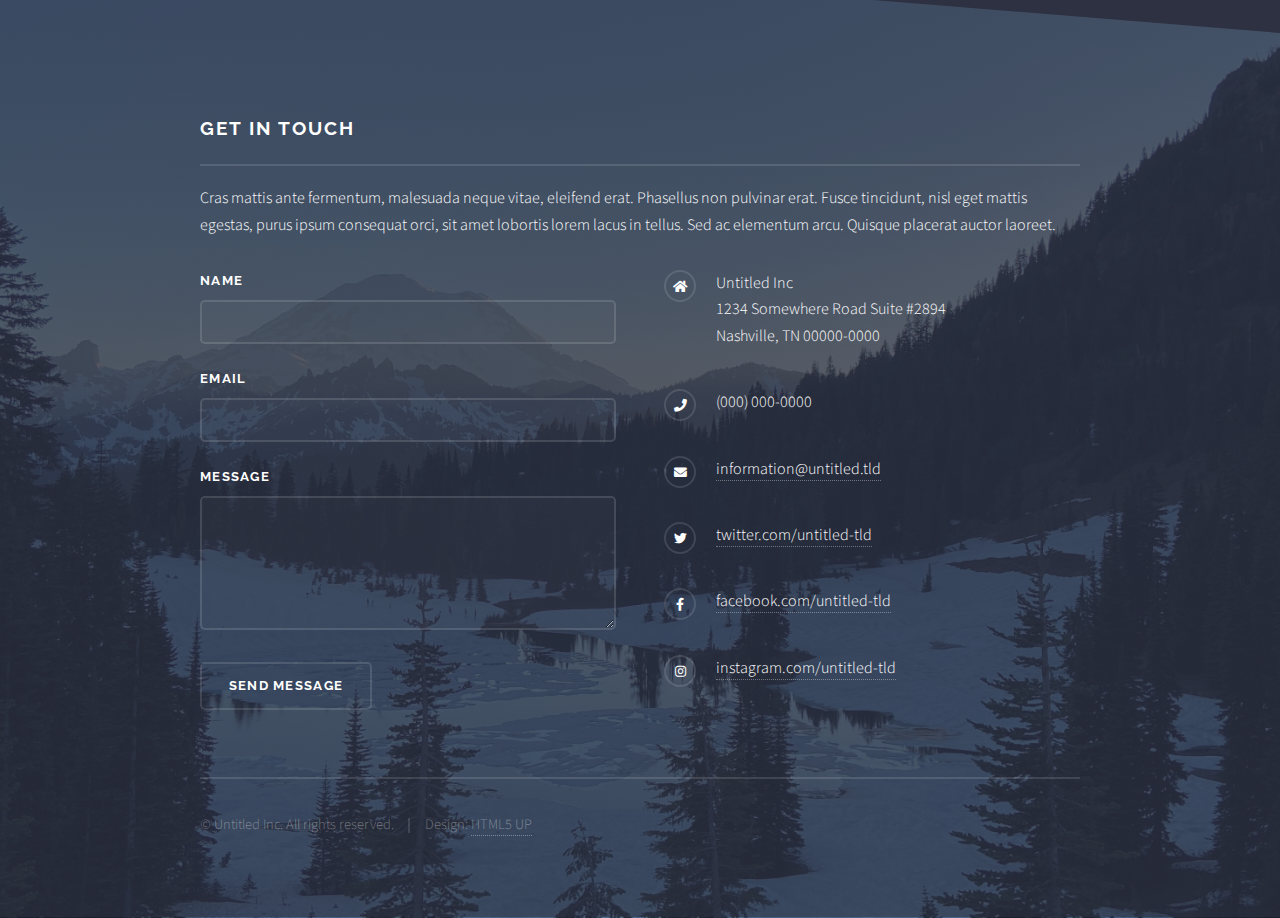
<file: elements.html>
<!DOCTYPE HTML>
<!--
	Solid State by HTML5 UP
	html5up.net | @ajlkn
	Free for personal and commercial use under the CCA 3.0 license (html5up.net/license)
-->
<html>
	<head>
		<title>Elements - Solid State by HTML5 UP</title>
		<meta charset="utf-8" />
		<meta name="viewport" content="width=device-width, initial-scale=1, user-scalable=no" />
		<link rel="stylesheet" href="assets/css/main.css" />
		<noscript><link rel="stylesheet" href="assets/css/noscript.css" /></noscript>
	</head>
	<body class="is-preload">

		<!-- Page Wrapper -->
			<div id="page-wrapper">

				<!-- Header -->
					<header id="header">
						<h1><a href="index.html">Solid State</a></h1>
						<nav>
							<a href="#menu">Menu</a>
						</nav>
					</header>

				<!-- Menu -->
					<nav id="menu">
						<div class="inner">
							<h2>Menu</h2>
							<ul class="links">
								<li><a href="index.html">Home</a></li>
								<li><a href="generic.html">Generic</a></li>
								<li><a href="elements.html">Elements</a></li>
								<li><a href="#">Log In</a></li>
								<li><a href="#">Sign Up</a></li>
							</ul>
							<a href="#" class="close">Close</a>
						</div>
					</nav>

				<!-- Wrapper -->
					<section id="wrapper">
						<header>
							<div class="inner">
								<h2>Elements</h2>
								<p>Phasellus non pulvinar erat. Fusce tincidunt nisl eget ipsum.</p>
							</div>
						</header>

						<!-- Content -->
							<div class="wrapper">
								<div class="inner">

									<section>
										<h3 class="major">Text</h3>
										<p>This is <b>bold</b> and this is <strong>strong</strong>. This is <i>italic</i> and this is <em>emphasized</em>.
										This is <sup>superscript</sup> text and this is <sub>subscript</sub> text.
										This is <u>underlined</u> and this is code: <code>for (;;) { ... }</code>. Finally, <a href="#">this is a link</a>.</p>
										<h4>Blockquote</h4>
										<blockquote>Fringilla nisl. Donec accumsan interdum nisi, quis tincidunt felis sagittis eget tempus euismod. Vestibulum ante ipsum primis in faucibus vestibulum. Blandit adipiscing eu felis iaculis volutpat ac adipiscing accumsan faucibus. Vestibulum ante ipsum primis in faucibus lorem ipsum dolor sit amet nullam adipiscing eu felis.</blockquote>
										<h4>Preformatted</h4>
										<pre><code>i = 0;

while (!deck.isInOrder()) {
  print 'Iteration ' + i;
  deck.shuffle();
  i++;
}

print 'It took ' + i + ' iterations to sort the deck.';</code></pre>
									</section>

									<section>
										<h3 class="major">Lists</h3>
										<div class="row">
											<div class="col-6 col-12-medium">
												<h4>Unordered</h4>
												<ul>
													<li>Dolor pulvinar etiam.</li>
													<li>Sagittis adipiscing.</li>
													<li>Felis enim feugiat.</li>
												</ul>
												<h4>Alternate</h4>
												<ul class="alt">
													<li>Dolor pulvinar etiam.</li>
													<li>Sagittis adipiscing.</li>
													<li>Felis enim feugiat.</li>
												</ul>
											</div>
											<div class="col-6 col-12-medium">
												<h4>Ordered</h4>
												<ol>
													<li>Dolor pulvinar etiam.</li>
													<li>Etiam vel felis viverra.</li>
													<li>Felis enim feugiat.</li>
													<li>Dolor pulvinar etiam.</li>
													<li>Etiam vel felis lorem.</li>
													<li>Felis enim et feugiat.</li>
												</ol>
												<h4>Icons</h4>
												<ul class="icons">
													<li><a href="#" class="icon brands fa-twitter"><span class="label">Twitter</span></a></li>
													<li><a href="#" class="icon brands fa-facebook-f"><span class="label">Facebook</span></a></li>
													<li><a href="#" class="icon brands fa-instagram"><span class="label">Instagram</span></a></li>
													<li><a href="#" class="icon brands fa-github"><span class="label">Github</span></a></li>
												</ul>
											</div>
										</div>
										<h4>Actions</h4>
										<div class="row">
											<div class="col-6 col-12-medium">
												<ul class="actions">
													<li><a href="#" class="button primary">Default</a></li>
													<li><a href="#" class="button">Default</a></li>
												</ul>
												<ul class="actions small">
													<li><a href="#" class="button primary small">Small</a></li>
													<li><a href="#" class="button small">Small</a></li>
												</ul>
												<ul class="actions stacked">
													<li><a href="#" class="button primary">Default</a></li>
													<li><a href="#" class="button">Default</a></li>
												</ul>
												<ul class="actions stacked small">
													<li><a href="#" class="button primary small">Small</a></li>
													<li><a href="#" class="button small">Small</a></li>
												</ul>
											</div>
											<div class="col-6 col-12-medium">
												<ul class="actions stacked">
													<li><a href="#" class="button primary fit">Default</a></li>
													<li><a href="#" class="button fit">Default</a></li>
												</ul>
												<ul class="actions stacked small">
													<li><a href="#" class="button primary small fit">Small</a></li>
													<li><a href="#" class="button small fit">Small</a></li>
												</ul>
											</div>
										</div>
										<h4>Pagination</h4>
										<ul class="pagination">
											<li><span class="button small disabled">Prev</span></li>
											<li><a href="#" class="page active">1</a></li>
											<li><a href="#" class="page">2</a></li>
											<li><a href="#" class="page">3</a></li>
											<li><span>&hellip;</span></li>
											<li><a href="#" class="page">8</a></li>
											<li><a href="#" class="page">9</a></li>
											<li><a href="#" class="page">10</a></li>
											<li><a href="#" class="button small">Next</a></li>
										</ul>
									</section>

									<section>
										<h3 class="major">Table</h3>
										<h4>Default</h4>
										<div class="table-wrapper">
											<table>
												<thead>
													<tr>
														<th>Name</th>
														<th>Description</th>
														<th>Price</th>
													</tr>
												</thead>
												<tbody>
													<tr>
														<td>Item One</td>
														<td>Ante turpis integer aliquet porttitor.</td>
														<td>29.99</td>
													</tr>
													<tr>
														<td>Item Two</td>
														<td>Vis ac commodo adipiscing arcu aliquet.</td>
														<td>19.99</td>
													</tr>
													<tr>
														<td>Item Three</td>
														<td> Morbi faucibus arcu accumsan lorem.</td>
														<td>29.99</td>
													</tr>
													<tr>
														<td>Item Four</td>
														<td>Vitae integer tempus condimentum.</td>
														<td>19.99</td>
													</tr>
													<tr>
														<td>Item Five</td>
														<td>Ante turpis integer aliquet porttitor.</td>
														<td>29.99</td>
													</tr>
												</tbody>
												<tfoot>
													<tr>
														<td colspan="2"></td>
														<td>100.00</td>
													</tr>
												</tfoot>
											</table>
										</div>

										<h4>Alternate</h4>
										<div class="table-wrapper">
											<table class="alt">
												<thead>
													<tr>
														<th>Name</th>
														<th>Description</th>
														<th>Price</th>
													</tr>
												</thead>
												<tbody>
													<tr>
														<td>Item One</td>
														<td>Ante turpis integer aliquet porttitor.</td>
														<td>29.99</td>
													</tr>
													<tr>
														<td>Item Two</td>
														<td>Vis ac commodo adipiscing arcu aliquet.</td>
														<td>19.99</td>
													</tr>
													<tr>
														<td>Item Three</td>
														<td> Morbi faucibus arcu accumsan lorem.</td>
														<td>29.99</td>
													</tr>
													<tr>
														<td>Item Four</td>
														<td>Vitae integer tempus condimentum.</td>
														<td>19.99</td>
													</tr>
													<tr>
														<td>Item Five</td>
														<td>Ante turpis integer aliquet porttitor.</td>
														<td>29.99</td>
													</tr>
												</tbody>
												<tfoot>
													<tr>
														<td colspan="2"></td>
														<td>100.00</td>
													</tr>
												</tfoot>
											</table>
										</div>
									</section>

									<section>
										<h3 class="major">Buttons</h3>
										<ul class="actions">
											<li><a href="#" class="button primary">Primary</a></li>
											<li><a href="#" class="button">Default</a></li>
										</ul>
										<ul class="actions">
											<li><a href="#" class="button large">Large</a></li>
											<li><a href="#" class="button small">Small</a></li>
										</ul>
										<ul class="actions fit">
											<li><a href="#" class="button fit">Fit</a></li>
											<li><a href="#" class="button primary fit">Fit</a></li>
											<li><a href="#" class="button fit">Fit</a></li>
										</ul>
										<ul class="actions fit small">
											<li><a href="#" class="button primary fit small">Fit + Small</a></li>
											<li><a href="#" class="button fit small">Fit + Small</a></li>
											<li><a href="#" class="button primary fit small">Fit + Small</a></li>
										</ul>
										<ul class="actions">
											<li><a href="#" class="button primary icon solid fa-download">Icon</a></li>
											<li><a href="#" class="button icon solid fa-download">Icon</a></li>
										</ul>
										<ul class="actions">
											<li><span class="button primary disabled">Disabled</span></li>
											<li><span class="button disabled">Disabled</span></li>
										</ul>
									</section>

									<section>
										<h3 class="major">Form</h3>
										<form method="post" action="#">
											<div class="row gtr-uniform">
												<div class="col-6 col-12-xsmall">
													<label for="demo-name">Name</label>
													<input type="text" name="demo-name" id="demo-name" value="" />
												</div>
												<div class="col-6 col-12-xsmall">
													<label for="demo-email">Email</label>
													<input type="email" name="demo-email" id="demo-email" value="" />
												</div>
												<div class="col-12">
													<label for="demo-category">Category</label>
													<select name="demo-category" id="demo-category">
														<option value="">-</option>
														<option value="1">Manufacturing</option>
														<option value="1">Shipping</option>
														<option value="1">Administration</option>
														<option value="1">Human Resources</option>
													</select>
												</div>
												<div class="col-4 col-12-small">
													<input type="radio" id="demo-priority-low" name="demo-priority" checked>
													<label for="demo-priority-low">Low Priority</label>
												</div>
												<div class="col-4 col-12-small">
													<input type="radio" id="demo-priority-normal" name="demo-priority">
													<label for="demo-priority-normal">Normal Priority</label>
												</div>
												<div class="col-4 col-12-small">
													<input type="radio" id="demo-priority-high" name="demo-priority">
													<label for="demo-priority-high">High Priority</label>
												</div>
												<div class="col-6 col-12-small">
													<input type="checkbox" id="demo-copy" name="demo-copy">
													<label for="demo-copy">Email me a copy</label>
												</div>
												<div class="col-6 col-12-small">
													<input type="checkbox" id="demo-human" name="demo-human" checked>
													<label for="demo-human">Not a robot</label>
												</div>
												<div class="col-12">
													<label for="demo-message">Message</label>
													<textarea name="demo-message" id="demo-message" rows="6"></textarea>
												</div>
												<div class="col-12">
													<ul class="actions">
														<li><input type="submit" value="Send Message" class="primary" /></li>
														<li><input type="reset" value="Reset" /></li>
													</ul>
												</div>
											</div>
										</form>
									</section>

									<section>
										<h3 class="major">Image</h3>
										<h4>Fit</h4>
										<div class="box alt">
											<div class="row gtr-uniform">
												<div class="col-12"><span class="image fit"><img src="images/pic08.jpg" alt="" /></span></div>
												<div class="col-4"><span class="image fit"><img src="images/pic05.jpg" alt="" /></span></div>
												<div class="col-4"><span class="image fit"><img src="images/pic06.jpg" alt="" /></span></div>
												<div class="col-4"><span class="image fit"><img src="images/pic07.jpg" alt="" /></span></div>
												<div class="col-4"><span class="image fit"><img src="images/pic07.jpg" alt="" /></span></div>
												<div class="col-4"><span class="image fit"><img src="images/pic05.jpg" alt="" /></span></div>
												<div class="col-4"><span class="image fit"><img src="images/pic06.jpg" alt="" /></span></div>
												<div class="col-4"><span class="image fit"><img src="images/pic06.jpg" alt="" /></span></div>
												<div class="col-4"><span class="image fit"><img src="images/pic07.jpg" alt="" /></span></div>
												<div class="col-4"><span class="image fit"><img src="images/pic05.jpg" alt="" /></span></div>
											</div>
										</div>
										<h4>Left &amp; Right</h4>
										<p><span class="image left"><img src="images/pic01.jpg" alt="" /></span>Morbi mattis mi consectetur tortor elementum, varius pellentesque velit convallis. Aenean tincidunt lectus auctor mauris maximus, ac scelerisque ipsum tempor. Duis vulputate ex et ex tincidunt, quis lacinia velit aliquet. Duis non efficitur nisi, id malesuada justo. Maecenas sagittis felis ac sagittis semper. Curabitur purus leo, tempus sed finibus eget, fringilla quis risus. Maecenas et lorem quis sem varius sagittis et a est. Maecenas iaculis iaculis sem. Donec vel dolor at arcu tincidunt bibendum. Interdum et malesuada fames ac ante ipsum primis in faucibus. Fusce ut aliquet justo. Donec id neque ipsum. Integer eget ultricies odio. Nam vel ex a orci fringilla tincidunt. Aliquam eleifend ligula non velit accumsan cursus. Etiam ut gravida sapien. Morbi mattis mi consectetur tortor elementum, varius pellentesque velit convallis. Aenean tincidunt lectus auctor mauris maximus, ac scelerisque ipsum tempor. Duis vulputate ex et ex tincidunt, quis lacinia velit aliquet. Duis non efficitur nisi, id malesuada justo. Maecenas sagittis felis ac sagittis semper. Curabitur purus leo, tempus sed finibus eget, fringilla quis risus. Maecenas et lorem quis sem varius sagittis et a est. Maecenas iaculis iaculis sem. Donec vel dolor at arcu tincidunt bibendum. Interdum et malesuada fames ac ante ipsum primis in faucibus. Fusce ut aliquet justo. Donec id neque ipsum. Integer eget ultricies odio. Nam vel ex a orci fringilla tincidunt. Aliquam eleifend ligula non velit accumsan cursus. Etiam ut gravida sapien.</p>
										<p><span class="image right"><img src="images/pic02.jpg" alt="" /></span>Vestibulum ultrices risus velit, sit amet blandit massa auctor sit amet. Sed eu lectus sem. Phasellus in odio at ipsum porttitor mollis id vel diam. Praesent sit amet posuere risus, eu faucibus lectus. Vivamus ex ligula, tempus pulvinar ipsum in, auctor porta quam. Proin nec dui cursus, posuere dui eget interdum. Fusce lectus magna, sagittis at facilisis vitae, pellentesque at etiam. Quisque posuere leo quis sem commodo, vel scelerisque nisi scelerisque. Suspendisse id quam vel tortor tincidunt suscipit. Nullam auctor orci eu dolor consectetur, interdum ullamcorper ante tincidunt. Mauris felis nec felis elementum varius. Nam sapien ante, varius in pulvinar vitae, rhoncus id massa. Donec varius ex in mauris ornare, eget euismod urna egestas. Etiam lacinia tempor ipsum, sodales porttitor justo. Aliquam dolor quam, semper in tortor eu, volutpat efficitur quam. Fusce nec fermentum nisl. Aenean erat diam, tempus aliquet erat. Etiam iaculis nulla ipsum, et pharetra libero rhoncus ut. Phasellus rutrum cursus velit, eget condimentum nunc blandit vel. In at pulvinar lectus. Morbi diam ante, vulputate et imperdiet eget, fermentum non dolor. Ut eleifend sagittis tincidunt. Sed viverra commodo mi, ac rhoncus justo. Duis neque ligula, elementum ut enim vel, posuere finibus justo. Vivamus facilisis maximus nibh quis pulvinar. Quisque hendrerit in ipsum id tellus facilisis fermentum. Proin mauris dui.</p>
									</section>

								</div>
							</div>

					</section>

				<!-- Footer -->
					<section id="footer">
						<div class="inner">
							<h2 class="major">Get in touch</h2>
							<p>Cras mattis ante fermentum, malesuada neque vitae, eleifend erat. Phasellus non pulvinar erat. Fusce tincidunt, nisl eget mattis egestas, purus ipsum consequat orci, sit amet lobortis lorem lacus in tellus. Sed ac elementum arcu. Quisque placerat auctor laoreet.</p>
							<form method="post" action="#">
								<div class="fields">
									<div class="field">
										<label for="name">Name</label>
										<input type="text" name="name" id="name" />
									</div>
									<div class="field">
										<label for="email">Email</label>
										<input type="email" name="email" id="email" />
									</div>
									<div class="field">
										<label for="message">Message</label>
										<textarea name="message" id="message" rows="4"></textarea>
									</div>
								</div>
								<ul class="actions">
									<li><input type="submit" value="Send Message" /></li>
								</ul>
							</form>
							<ul class="contact">
								<li class="icon solid fa-home">
									Untitled Inc<br />
									1234 Somewhere Road Suite #2894<br />
									Nashville, TN 00000-0000
								</li>
								<li class="icon solid fa-phone">(000) 000-0000</li>
								<li class="icon solid fa-envelope"><a href="#">information@untitled.tld</a></li>
								<li class="icon brands fa-twitter"><a href="#">twitter.com/untitled-tld</a></li>
								<li class="icon brands fa-facebook-f"><a href="#">facebook.com/untitled-tld</a></li>
								<li class="icon brands fa-instagram"><a href="#">instagram.com/untitled-tld</a></li>
							</ul>
							<ul class="copyright">
								<li>&copy; Untitled Inc. All rights reserved.</li><li>Design: <a href="http://html5up.net">HTML5 UP</a></li>
							</ul>
						</div>
					</section>

			</div>

		<!-- Scripts -->
			<script src="assets/js/jquery.min.js"></script>
			<script src="assets/js/jquery.scrollex.min.js"></script>
			<script src="assets/js/browser.min.js"></script>
			<script src="assets/js/breakpoints.min.js"></script>
			<script src="assets/js/util.js"></script>
			<script src="assets/js/main.js"></script>

	</body>
</html>
</file>
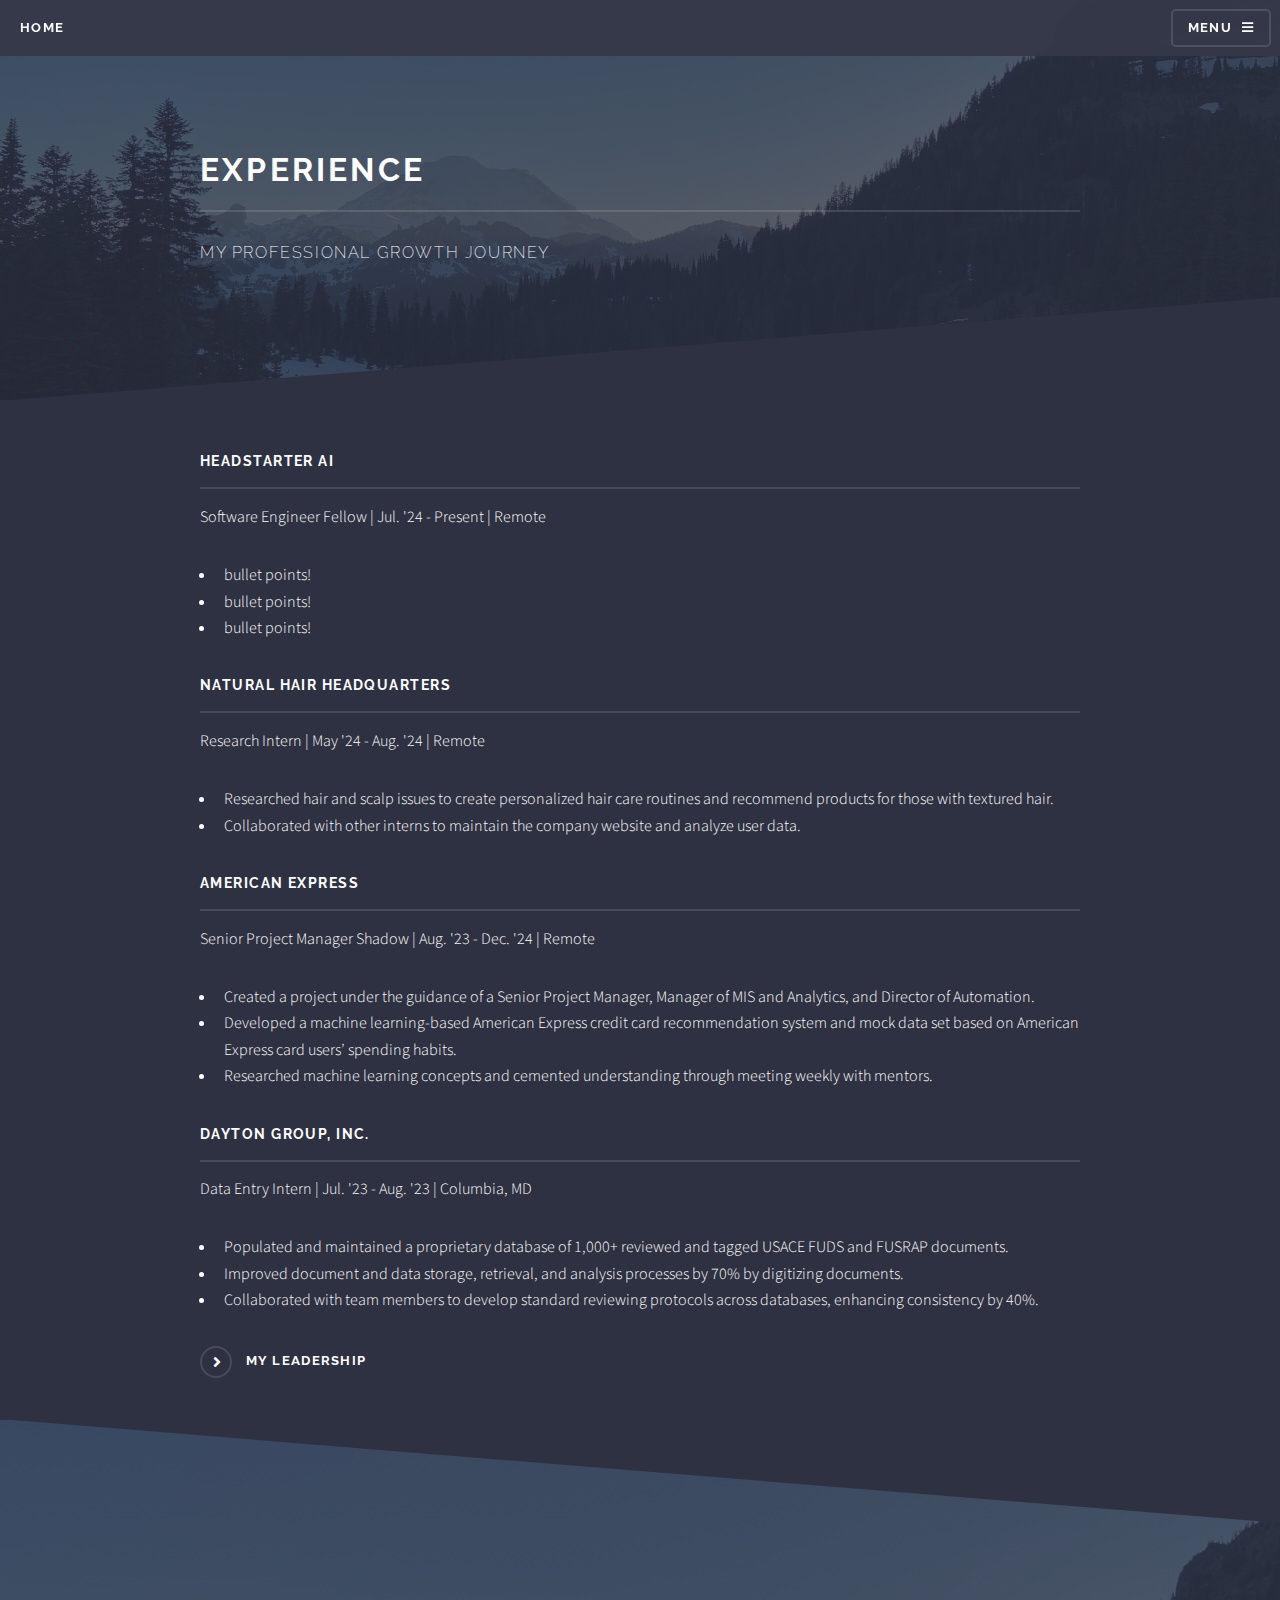
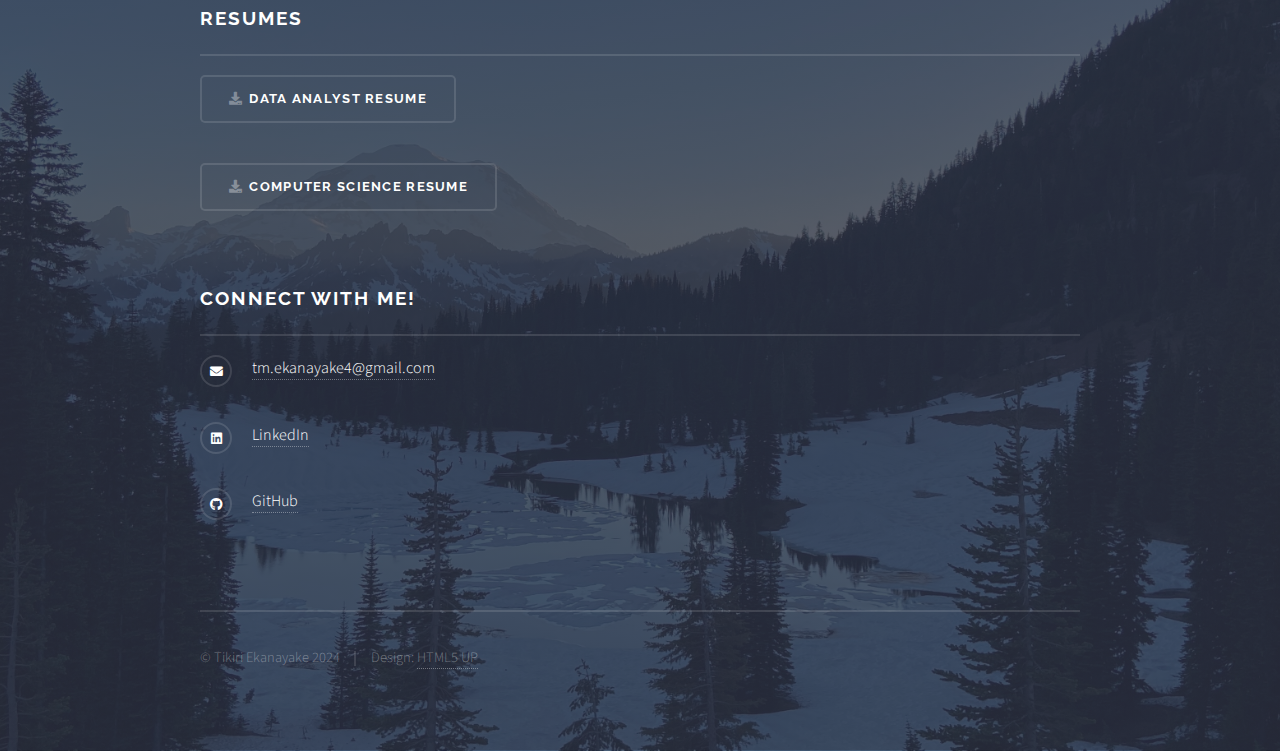
<file: experience.html>
<!DOCTYPE HTML>
<html>
	<head>
		<title>Experience</title>
		<meta charset="utf-8" />
		<meta name="viewport" content="width=device-width, initial-scale=1, user-scalable=no" />
		<link rel="stylesheet" href="assets/css/main.css" />
		<noscript><link rel="stylesheet" href="assets/css/noscript.css" /></noscript>
		<style>
			.actions {display: flex; flex-direction: column; list-style: none; padding: 0;}
			.actions li { margin-bottom: 40px;}
        	.actions li a.button { display: inline-block;}
		</style>
	</head>
	<body class="is-preload">

		<!-- Page Wrapper -->
			<div id="page-wrapper">

				<!-- Header -->
					<header id="header">
						<h1><a href="index.html">Home</a></h1>
						<nav>
							<a href="#menu">Menu</a>
						</nav>
					</header>

				<!-- Menu -->
					<nav id="menu">
						<div class="inner">
							<h2>Menu</h2>
							<ul class="links">
								<li><a href="index.html">Home</a></li>
								<li><a href="experience.html">Experience</a></li>
								<li><a href="leadership.html">Leadership</a></li>
								<!--<li><a href="projects.html">Projects</a></li>-->
							</ul>
							<a href="#" class="close">Close</a>
						</div>
					</nav>

				<!-- Wrapper -->
					<section id="wrapper">
						<header>
							<div class="inner">
								<h2>Experience</h2>
								<p>My professional growth journey</p>
							</div>
						</header>

						<!-- Content -->
							<div class="wrapper">
								<div class="inner">
									<section>
										<h3 class="major">Headstarter AI</h3>
										<p>Software Engineer Fellow | Jul. '24 - Present | Remote</p>
										<ul>
											<li>bullet points!</li>
											<li>bullet points!</li>
											<li>bullet points!</li>
										</ul>

										<h3 class="major">Natural Hair Headquarters</h3>
										<p>Research Intern | May '24 - Aug. '24 | Remote</p>
										<ul>
											<li>Researched hair and scalp issues to create personalized hair care routines 
												and recommend products for those with textured hair.</li>
											<li>Collaborated with other interns to maintain the company website and analyze user data.</li>
										</ul>

										<h3 class="major">American Express</h3>
										<p>Senior Project Manager Shadow | Aug. '23 - Dec. '24 | Remote</p>
										<ul>
											<li>Created a project under the guidance of a Senior Project Manager, Manager of MIS and Analytics, and Director of Automation.</li>
											<li>Developed a machine learning-based American Express credit card recommendation system and mock data set based 
												on American Express card users’ spending habits.</li>
											<li>Researched machine learning concepts and cemented understanding through meeting weekly with mentors.</li>
										</ul>

										<h3 class="major">Dayton Group, Inc.</h3>
										<p>Data Entry Intern | Jul. '23 - Aug. '23 | Columbia, MD</p>
										<ul>
											<li>Populated and maintained a proprietary database of 1,000+ reviewed and tagged USACE FUDS and FUSRAP documents.</li>
											<li>Improved document and data storage, retrieval, and analysis processes by 70% by digitizing documents.</li>
											<li>Collaborated with team members to develop standard reviewing protocols across databases, enhancing consistency by 40%.</li>
										</ul>
										<a href="leadership.html" class="special">My Leadership</a>
									</section>
									<!--
									<section>
										<h3 class="major">Table</h3>
										<h4>Default</h4>
										<div class="table-wrapper">
											<table>
												<thead>
													<tr>
														<th>Name</th>
														<th>Description</th>
														<th>Price</th>
													</tr>
												</thead>
												<tbody>
													<tr>
														<td>Item One</td>
														<td>Ante turpis integer aliquet porttitor.</td>
														<td>29.99</td>
													</tr>
													<tr>
														<td>Item Two</td>
														<td>Vis ac commodo adipiscing arcu aliquet.</td>
														<td>19.99</td>
													</tr>
													<tr>
														<td>Item Three</td>
														<td> Morbi faucibus arcu accumsan lorem.</td>
														<td>29.99</td>
													</tr>
													<tr>
														<td>Item Four</td>
														<td>Vitae integer tempus condimentum.</td>
														<td>19.99</td>
													</tr>
													<tr>
														<td>Item Five</td>
														<td>Ante turpis integer aliquet porttitor.</td>
														<td>29.99</td>
													</tr>
												</tbody>
												<tfoot>
													<tr>
														<td colspan="2"></td>
														<td>100.00</td>
													</tr>
												</tfoot>
											</table>
										</div>
									</section>
									
									<section>
										<ul class="actions">
											<li><a href="#" class="button primary icon solid fa-download">Icon</a></li>
											<li><a href="#" class="button icon solid fa-download">Icon</a></li>
										</ul>
									</section>

									<section>
										<h3 class="major">Image</h3>
										<h4>Fit</h4>
										<div class="box alt">
											<div class="row gtr-uniform">
												<div class="col-12"><span class="image fit"><img src="images/pic01.jpg" alt="" /></span></div>
												<div class="col-4"><span class="image fit"><img src="images/pic01.jpg" alt="" /></span></div>
												<div class="col-4"><span class="image fit"><img src="images/pic01.jpg" alt="" /></span></div>
												<div class="col-4"><span class="image fit"><img src="images/pic01.jpg" alt="" /></span></div>
												<div class="col-4"><span class="image fit"><img src="images/pic01.jpg" alt="" /></span></div>
												<div class="col-4"><span class="image fit"><img src="images/pic01.jpg" alt="" /></span></div>
												<div class="col-4"><span class="image fit"><img src="images/pic01.jpg" alt="" /></span></div>
												<div class="col-4"><span class="image fit"><img src="images/pic01.jpg" alt="" /></span></div>
												<div class="col-4"><span class="image fit"><img src="images/pic01.jpg" alt="" /></span></div>
												<div class="col-4"><span class="image fit"><img src="images/pic01.jpg" alt="" /></span></div>
											</div>
										</div>
										<h4>Left &amp; Right</h4>
										<p>
											<span class="image left">
												<img src="images/pic01.jpg" alt="" />
											</span>Morbi mattis mi consectetur tortor elementum, varius pellentesque velit 
											convallis. Aenean tincidunt lectus auctor mauris maximus, ac scelerisque ipsum 
											tempor. Duis vulputate ex et ex tincidunt, quis lacinia velit aliquet. Duis non 
											efficitur nisi, id malesuada justo. Maecenas sagittis felis ac sagittis semper. 
											Curabitur purus leo, tempus sed finibus eget, fringilla quis risus. Maecenas et 
											lorem quis sem varius sagittis et a est. Maecenas iaculis iaculis sem. Donec vel 
											dolor at arcu tincidunt bibendum. Interdum et malesuada fames ac ante ipsum primis 
											in faucibus. Fusce ut aliquet justo. Donec id neque ipsum. Integer eget ultricies 
											odio. Nam vel ex a orci fringilla tincidunt. Aliquam eleifend ligula non velit accumsan 
											cursus. Etiam ut gravida sapien. Morbi mattis mi consectetur tortor elementum, 
											varius pellentesque velit convallis. Aenean tincidunt lectus auctor mauris maximus, 
											ac scelerisque ipsum tempor. Duis vulputate ex et ex tincidunt, quis lacinia velit aliquet. 
											Duis non efficitur nisi, id malesuada justo. Maecenas sagittis felis ac sagittis semper. 
											Curabitur purus leo, tempus sed finibus eget, fringilla quis risus. Maecenas et 
											lorem quis sem varius sagittis et a est. Maecenas iaculis iaculis sem. Donec vel 
											dolor at arcu tincidunt bibendum. Interdum et malesuada fames ac ante ipsum primis 
											in faucibus. Fusce ut aliquet justo. Donec id neque ipsum. Integer eget ultricies odio. 
											Nam vel ex a orci fringilla tincidunt. Aliquam eleifend ligula non velit accumsan cursus. 
											Etiam ut gravida sapien.
										</p>
										<p>
											<span class="image right">
												<img src="images/pic01.jpg" alt="" />
											</span>Vestibulum ultrices risus velit, sit amet blandit massa auctor sit amet. 
											Sed eu lectus sem. Phasellus in odio at ipsum porttitor mollis id vel diam. 
											Praesent sit amet posuere risus, eu faucibus lectus. Vivamus ex ligula, tempus 
											pulvinar ipsum in, auctor porta quam. Proin nec dui cursus, posuere dui eget interdum. 
											Fusce lectus magna, sagittis at facilisis vitae, pellentesque at etiam. Quisque 
											posuere leo quis sem commodo, vel scelerisque nisi scelerisque. Suspendisse id 
											quam vel tortor tincidunt suscipit. Nullam auctor orci eu dolor consectetur, interdum 
											ullamcorper ante tincidunt. Mauris felis nec felis elementum varius. Nam sapien 
											ante, varius in pulvinar vitae, rhoncus id massa. Donec varius ex in mauris ornare, 
											eget euismod urna egestas. Etiam lacinia tempor ipsum, sodales porttitor justo. 
											Aliquam dolor quam, semper in tortor eu, volutpat efficitur quam. Fusce nec fermentum 
											nisl. Aenean erat diam, tempus aliquet erat. Etiam iaculis nulla ipsum, et pharetra 
											libero rhoncus ut. Phasellus rutrum cursus velit, eget condimentum nunc blandit vel. 
											In at pulvinar lectus. Morbi diam ante, vulputate et imperdiet eget, fermentum non dolor. 
											Ut eleifend sagittis tincidunt. Sed viverra commodo mi, ac rhoncus justo. Duis neque 
											ligula, elementum ut enim vel, posuere finibus justo. Vivamus facilisis maximus 
											nibh quis pulvinar. Quisque hendrerit in ipsum id tellus facilisis fermentum. Proin mauris dui.
										</p>
									</section>

								</div>
							</div>  -->
					</section>

				<!-- Footer -->
					<section id="footer">
						<div class="inner">
							<h2 class="major">Resumes</h2>
							<ul class="actions">
								<li><a href="resumes/Tikiri_Ekanayake_Data_Analyst_Resume.pdf" class="button icon solid fa-download" download>Data Analyst Resume</a></li>
								<li><a href="resumes/Tikiri_Ekanayake_Computer_Science_Resume.pdf" class="button icon solid fa-download" download>Computer Science Resume</a></li>
							</ul>
							<h2 class="major">Connect With Me!</h2>
							<ul class="contact">
								<li class="icon solid fa-envelope"><a href="mailto:tm.ekanayake4@gmail.com">tm.ekanayake4@gmail.com</a></li>
								<li class="icon brands fa-linkedin"><a href="http://www.linkedin.com/in/tikiri-ekanayake/">LinkedIn</a></li>
								<li class="icon brands fa-github"><a href="http://www.github.com/tikirie/">GitHub</a></li>
							</ul>
							<ul class="copyright">
								<li>&copy; Tikiri Ekanayake 2024</li><li>Design: <a href="http://html5up.net">HTML5 UP</a></li>
							</ul>
						</div>
					</section>

			</div>

		<!-- Scripts -->
			<script src="assets/js/jquery.min.js"></script>
			<script src="assets/js/jquery.scrollex.min.js"></script>
			<script src="assets/js/browser.min.js"></script>
			<script src="assets/js/breakpoints.min.js"></script>
			<script src="assets/js/util.js"></script>
			<script src="assets/js/main.js"></script>

	</body>
</html>
</file>
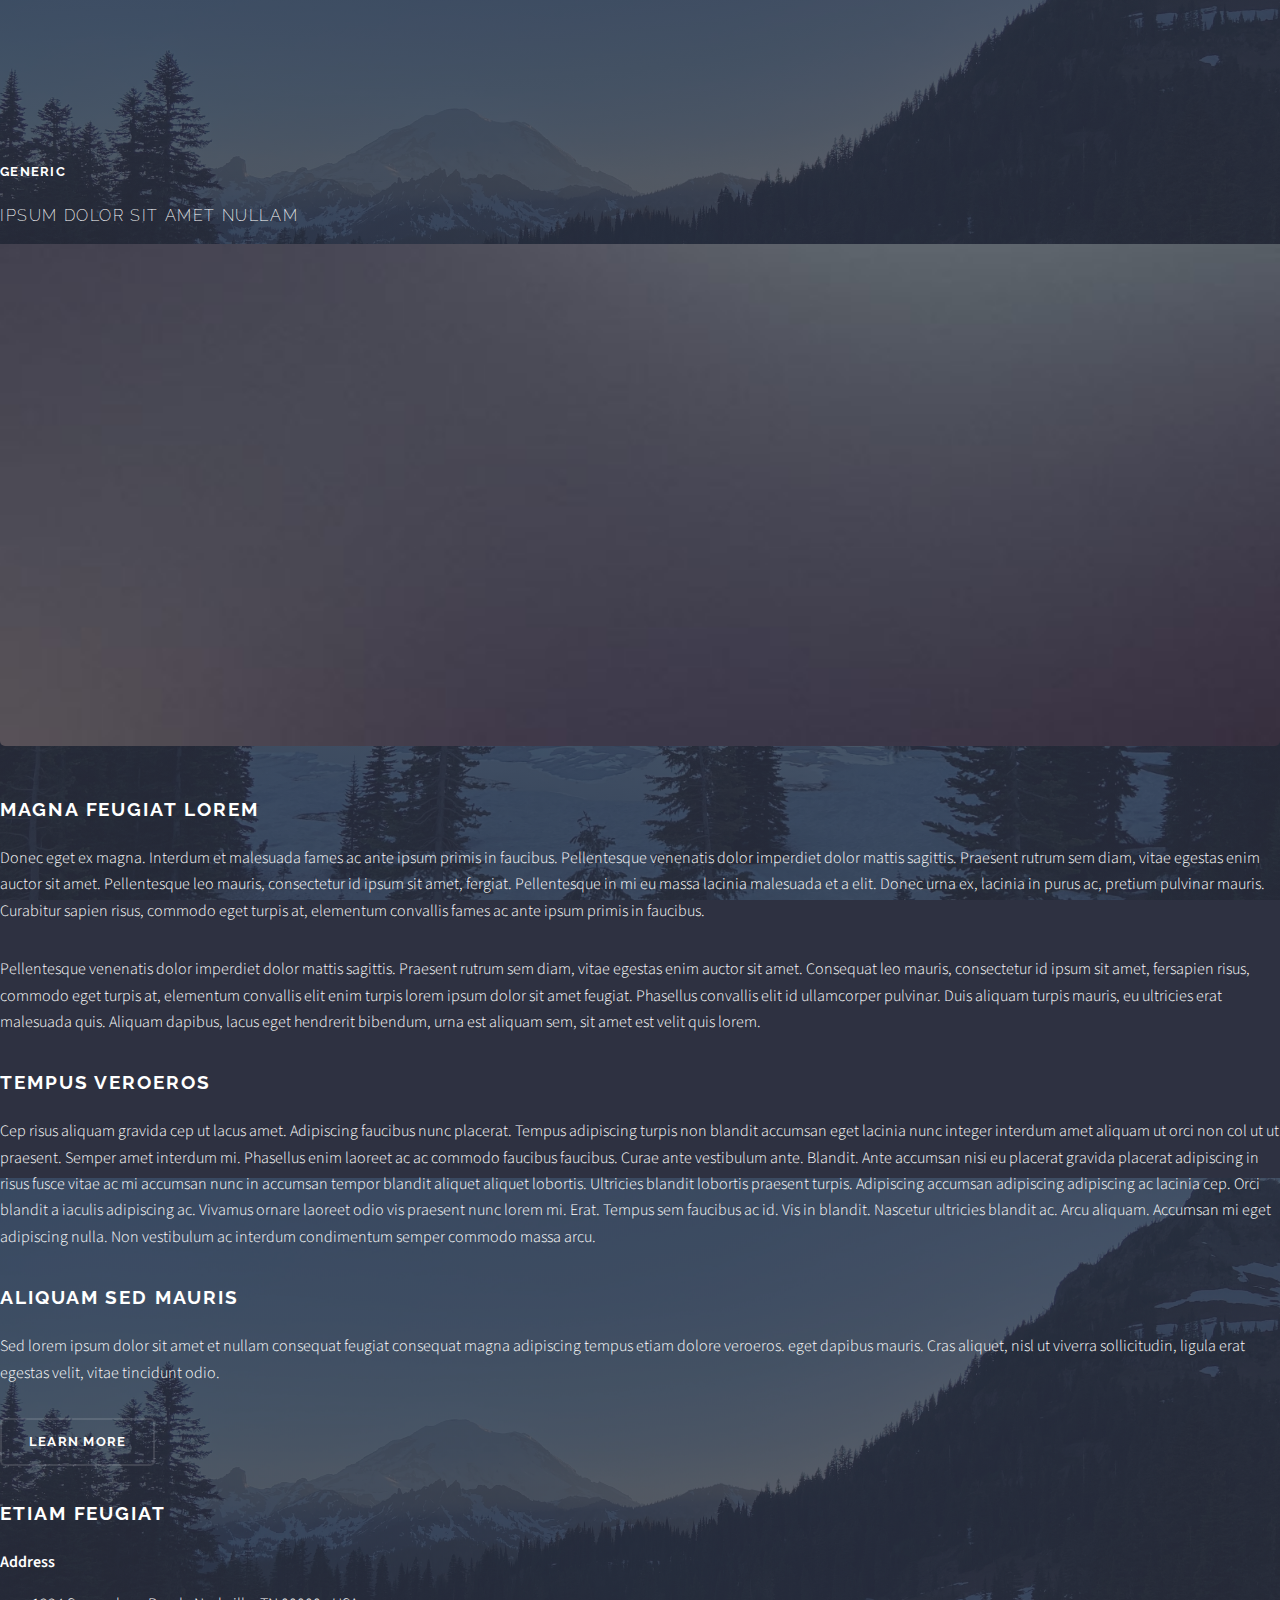
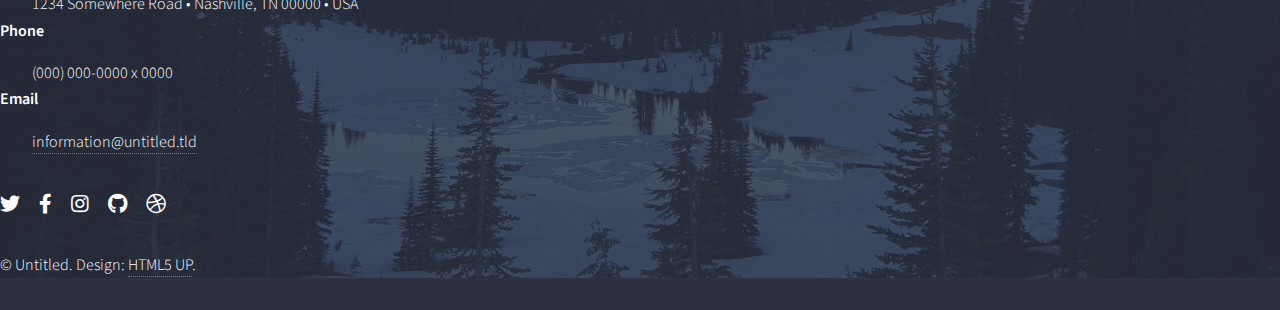
<file: generic.html>
<!DOCTYPE HTML>
<!--
	Stellar by HTML5 UP
	html5up.net | @ajlkn
	Free for personal and commercial use under the CCA 3.0 license (html5up.net/license)
-->
<html>
	<head>
		<title>Generic - Stellar by HTML5 UP</title>
		<meta charset="utf-8" />
		<meta name="viewport" content="width=device-width, initial-scale=1, user-scalable=no" />
		<link rel="stylesheet" href="assets/css/main.css" />
		<noscript><link rel="stylesheet" href="assets/css/noscript.css" /></noscript>
	</head>
	<body class="is-preload">

		<!-- Wrapper -->
			<div id="wrapper">

				<!-- Header -->
					<header id="header">
						<h1>Generic</h1>
						<p>Ipsum dolor sit amet nullam</p>
					</header>

				<!-- Main -->
					<div id="main">

						<!-- Content -->
							<section id="content" class="main">
								<span class="image main"><img src="images/pic04.jpg" alt="" /></span>
								<h2>Magna feugiat lorem</h2>
								<p>Donec eget ex magna. Interdum et malesuada fames ac ante ipsum primis in faucibus. Pellentesque venenatis dolor imperdiet dolor mattis sagittis. Praesent rutrum sem diam, vitae egestas enim auctor sit amet. Pellentesque leo mauris, consectetur id ipsum sit amet, fergiat. Pellentesque in mi eu massa lacinia malesuada et a elit. Donec urna ex, lacinia in purus ac, pretium pulvinar mauris. Curabitur sapien risus, commodo eget turpis at, elementum convallis fames ac ante ipsum primis in faucibus.</p>
								<p>Pellentesque venenatis dolor imperdiet dolor mattis sagittis. Praesent rutrum sem diam, vitae egestas enim auctor sit amet. Consequat leo mauris, consectetur id ipsum sit amet, fersapien risus, commodo eget turpis at, elementum convallis elit enim turpis lorem ipsum dolor sit amet feugiat. Phasellus convallis elit id ullamcorper pulvinar. Duis aliquam turpis mauris, eu ultricies erat malesuada quis. Aliquam dapibus, lacus eget hendrerit bibendum, urna est aliquam sem, sit amet est velit quis lorem.</p>
								<h2>Tempus veroeros</h2>
								<p>Cep risus aliquam gravida cep ut lacus amet. Adipiscing faucibus nunc placerat. Tempus adipiscing turpis non blandit accumsan eget lacinia nunc integer interdum amet aliquam ut orci non col ut ut praesent. Semper amet interdum mi. Phasellus enim laoreet ac ac commodo faucibus faucibus. Curae ante vestibulum ante. Blandit. Ante accumsan nisi eu placerat gravida placerat adipiscing in risus fusce vitae ac mi accumsan nunc in accumsan tempor blandit aliquet aliquet lobortis. Ultricies blandit lobortis praesent turpis. Adipiscing accumsan adipiscing adipiscing ac lacinia cep. Orci blandit a iaculis adipiscing ac. Vivamus ornare laoreet odio vis praesent nunc lorem mi. Erat. Tempus sem faucibus ac id. Vis in blandit. Nascetur ultricies blandit ac. Arcu aliquam. Accumsan mi eget adipiscing nulla. Non vestibulum ac interdum condimentum semper commodo massa arcu.</p>
							</section>

					</div>

				<!-- Footer -->
					<footer id="footer">
						<section>
							<h2>Aliquam sed mauris</h2>
							<p>Sed lorem ipsum dolor sit amet et nullam consequat feugiat consequat magna adipiscing tempus etiam dolore veroeros. eget dapibus mauris. Cras aliquet, nisl ut viverra sollicitudin, ligula erat egestas velit, vitae tincidunt odio.</p>
							<ul class="actions">
								<li><a href="#" class="button">Learn More</a></li>
							</ul>
						</section>
						<section>
							<h2>Etiam feugiat</h2>
							<dl class="alt">
								<dt>Address</dt>
								<dd>1234 Somewhere Road &bull; Nashville, TN 00000 &bull; USA</dd>
								<dt>Phone</dt>
								<dd>(000) 000-0000 x 0000</dd>
								<dt>Email</dt>
								<dd><a href="#">information@untitled.tld</a></dd>
							</dl>
							<ul class="icons">
								<li><a href="#" class="icon brands fa-twitter alt"><span class="label">Twitter</span></a></li>
								<li><a href="#" class="icon brands fa-facebook-f alt"><span class="label">Facebook</span></a></li>
								<li><a href="#" class="icon brands fa-instagram alt"><span class="label">Instagram</span></a></li>
								<li><a href="#" class="icon brands fa-github alt"><span class="label">GitHub</span></a></li>
								<li><a href="#" class="icon brands fa-dribbble alt"><span class="label">Dribbble</span></a></li>
							</ul>
						</section>
						<p class="copyright">&copy; Untitled. Design: <a href="https://html5up.net">HTML5 UP</a>.</p>
					</footer>

			</div>

		<!-- Scripts -->
			<script src="assets/js/jquery.min.js"></script>
			<script src="assets/js/jquery.scrollex.min.js"></script>
			<script src="assets/js/jquery.scrolly.min.js"></script>
			<script src="assets/js/browser.min.js"></script>
			<script src="assets/js/breakpoints.min.js"></script>
			<script src="assets/js/util.js"></script>
			<script src="assets/js/main.js"></script>

	</body>
</html>
</file>
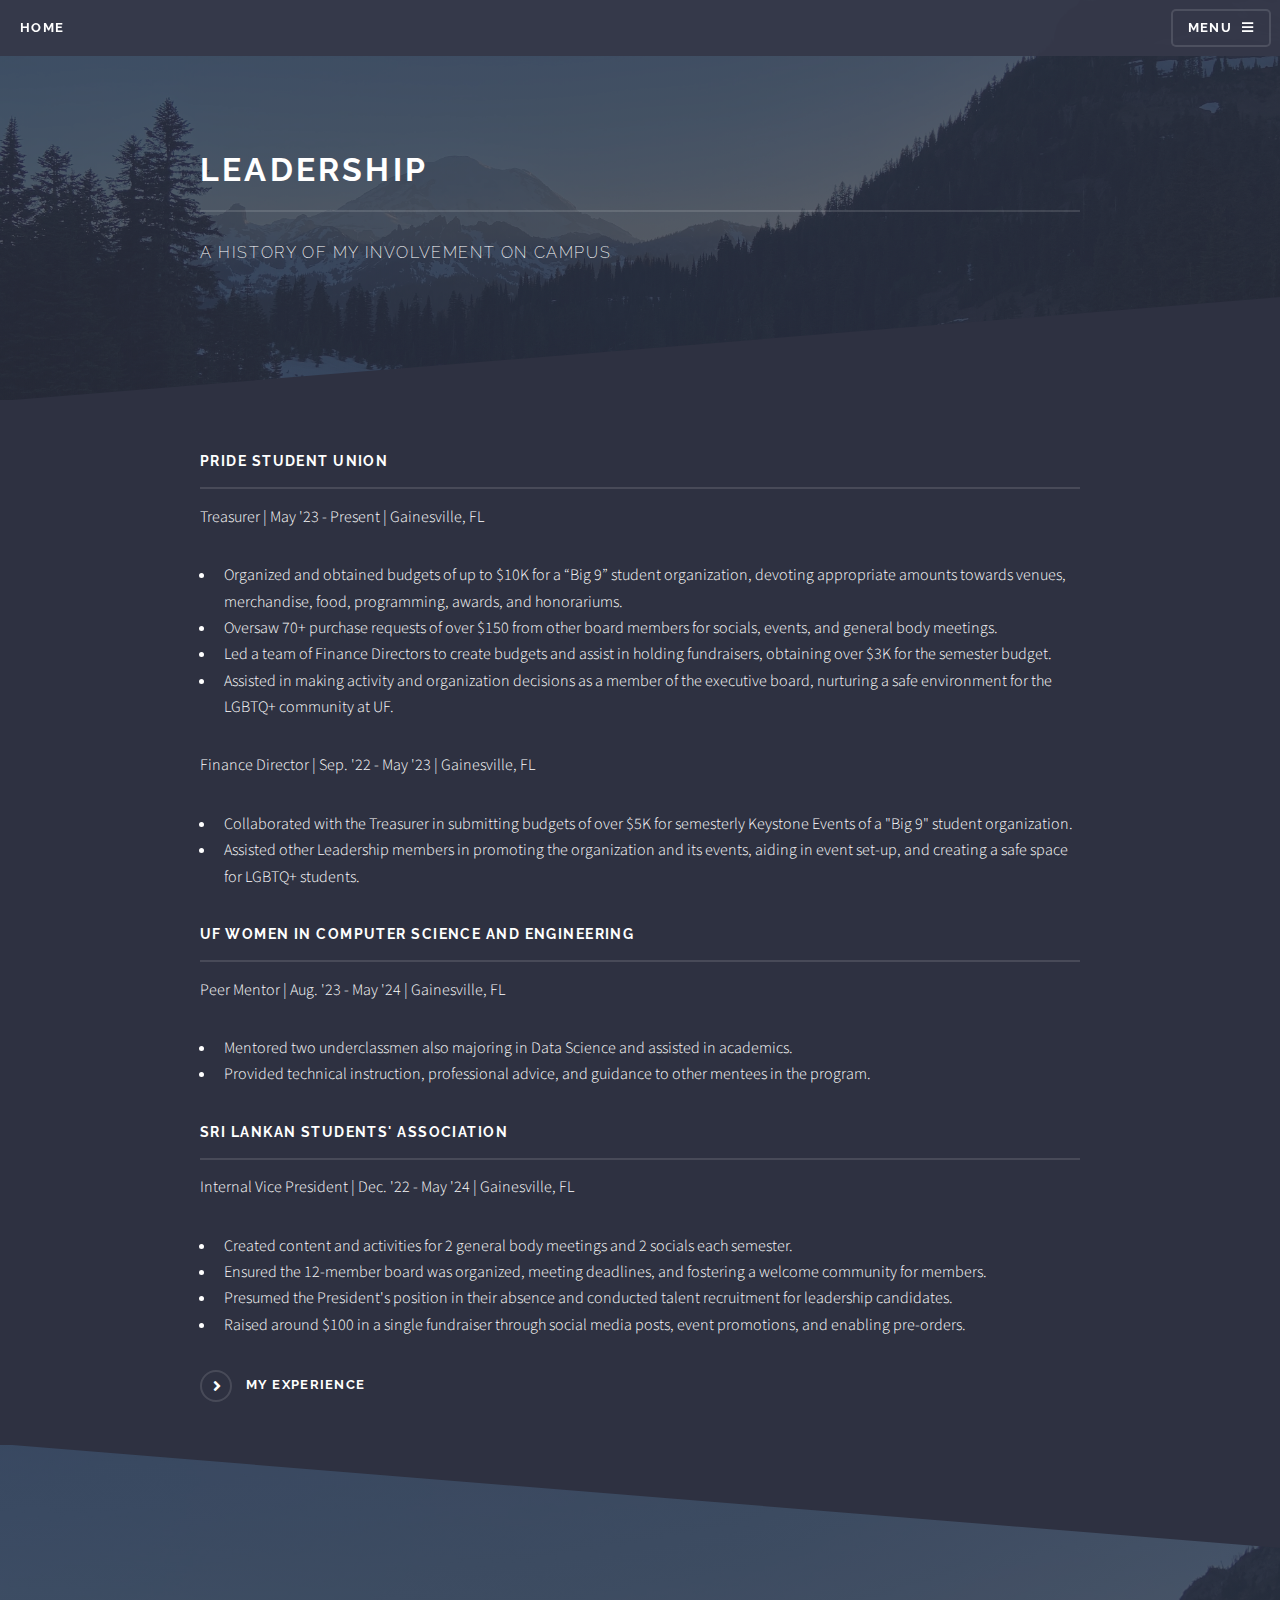
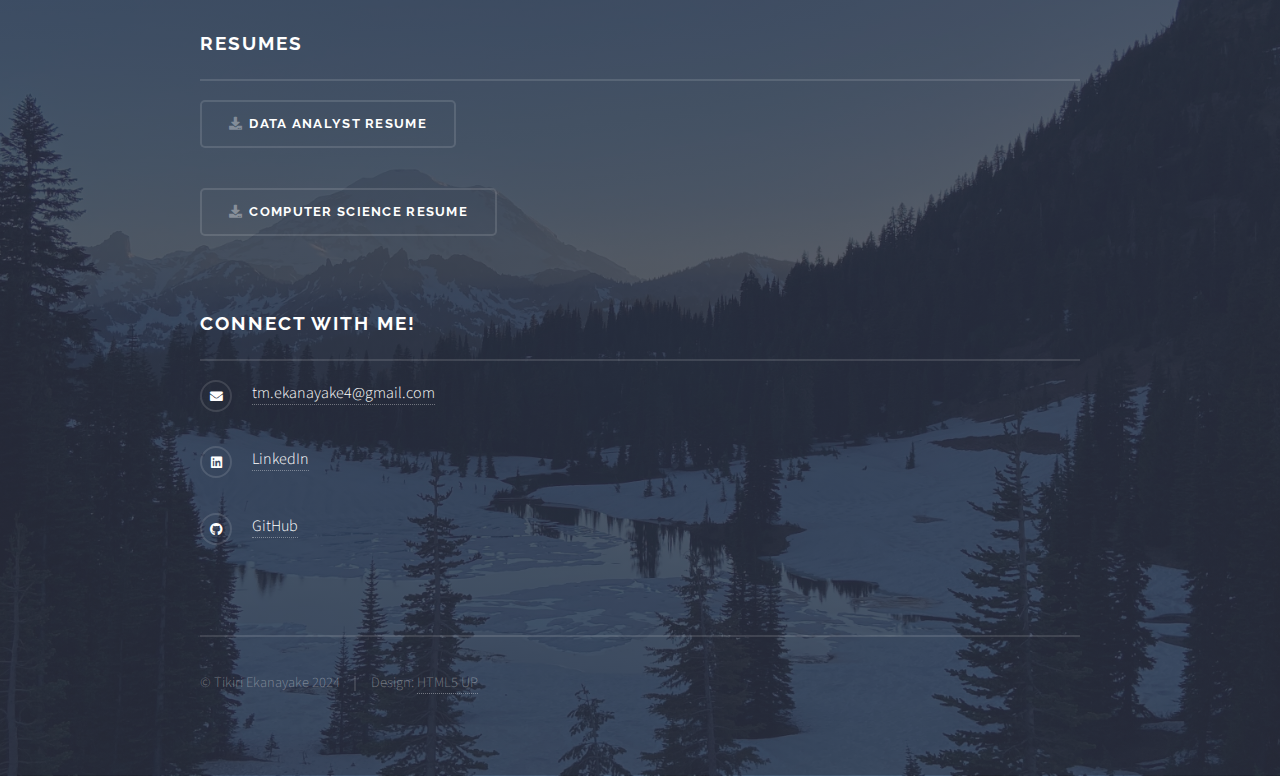
<file: leadership.html>
<!DOCTYPE HTML>
<html>
	<head>
		<title>Leadership</title>
		<meta charset="utf-8" />
		<meta name="viewport" content="width=device-width, initial-scale=1, user-scalable=no" />
		<link rel="stylesheet" href="assets/css/main.css" />
		<noscript><link rel="stylesheet" href="assets/css/noscript.css" /></noscript>
		<style>
			.actions {display: flex; flex-direction: column; list-style: none; padding: 0;}
			.actions li { margin-bottom: 40px;}
        	.actions li a.button { display: inline-block;}
		</style>
	</head>
	<body class="is-preload">

		<!-- Page Wrapper -->
			<div id="page-wrapper">

				<!-- Header -->
					<header id="header">
						<h1><a href="index.html">Home</a></h1>
						<nav>
							<a href="#menu">Menu</a>
						</nav>
					</header>

				<!-- Menu -->
					<nav id="menu">
						<div class="inner">
							<h2>Menu</h2>
							<ul class="links">
								<li><a href="index.html">Home</a></li>
								<li><a href="experience.html">Experience</a></li>
								<li><a href="leadership.html">Leadership</a></li>
								<!--<li><a href="projects.html">Projects</a></li>-->
							</ul>
							<a href="#" class="close">Close</a>
						</div>
					</nav>

				<!-- Wrapper -->
					<section id="wrapper">
						<header>
							<div class="inner">
								<h2>Leadership</h2>
								<p>A history of my involvement on campus</p>
							</div>
						</header>

						<!-- Content -->
						<div class="wrapper">
							<div class="inner">
								<section>
									<h3 class="major">Pride Student Union</h3>
									<p>Treasurer | May '23 - Present | Gainesville, FL</p>
									<ul>
										<li>Organized and obtained budgets of up to $10K for a “Big 9” student organization, 
											devoting appropriate amounts towards venues, merchandise, food, programming, awards, 
											and honorariums.</li>
										<li>Oversaw 70+ purchase requests of over $150 from other board members for socials, 
											events, and general body meetings.</li>
										<li>Led a team of Finance Directors to create budgets and assist in holding fundraisers, 
											obtaining over $3K for the semester budget.</li>
										<li>
											Assisted in making activity and organization decisions as a member of the executive board, 
											nurturing a safe environment for the LGBTQ+ community at UF.
										</li>
									</ul>
									<p>Finance Director | Sep. '22 - May '23 | Gainesville, FL</p>
									<ul>
										<li>Collaborated with the Treasurer in submitting budgets of over $5K for semesterly 
											Keystone Events of a "Big 9" student organization.</li>
										<li>Assisted other Leadership members in promoting the organization and its events, aiding in event 
											set-up, and creating a safe space for LGBTQ+ students.</li>
									</ul>

									<h3 class="major">UF Women in Computer Science and Engineering</h3>
									<p>Peer Mentor | Aug. '23 - May '24 | Gainesville, FL</p>
									<ul>
										<li>Mentored two underclassmen also majoring in Data Science and 
											assisted in academics.</li>
										<li>Provided technical instruction, professional advice, and guidance 
											to other mentees in the program.</li>
									</ul>

									<h3 class="major">Sri Lankan Students' Association</h3>
									<p>Internal Vice President | Dec. '22 - May '24 | Gainesville, FL</p>
									<ul>
										<li>Created content and activities for 2 general body meetings and 2 socials each semester.</li>
										<li>Ensured the 12-member board was organized, meeting deadlines, and fostering a welcome community for members.</li>
										<li>Presumed the President's position in their absence and conducted talent recruitment for leadership candidates.</li>
										<li>Raised around $100 in a single fundraiser through social media posts, event promotions, and enabling pre-orders.</li>
									</ul>
								</section>
								<a href="experience.html" class="special">My Experience</a>
						</div>

				</section>

				<!-- Footer -->
				<section id="footer">
					<div class="inner">
						<h2 class="major">Resumes</h2>
							<ul class="actions">
								<li><a href="resumes/Tikiri_Ekanayake_Data_Analyst_Resume.pdf" class="button icon solid fa-download" download>Data Analyst Resume</a></li>
								<li><a href="resumes/Tikiri_Ekanayake_Computer_Science_Resume.pdf" class="button icon solid fa-download" download>Computer Science Resume</a></li>
							</ul>
						<h2 class="major">Connect With Me!</h2>
						<ul class="contact">
							<li class="icon solid fa-envelope"><a href="mailto:tm.ekanayake4@gmail.com">tm.ekanayake4@gmail.com</a></li>
							<li class="icon brands fa-linkedin"><a href="http://www.linkedin.com/in/tikiri-ekanayake/">LinkedIn</a></li>
							<li class="icon brands fa-github"><a href="http://www.github.com/tikirie/">GitHub</a></li>
						</ul>
						<ul class="copyright">
							<li>&copy; Tikiri Ekanayake 2024</li><li>Design: <a href="http://html5up.net">HTML5 UP</a></li>
						</ul>
					</div>
				</section>
			</div>

		<!-- Scripts -->
			<script src="assets/js/jquery.min.js"></script>
			<script src="assets/js/jquery.scrollex.min.js"></script>
			<script src="assets/js/browser.min.js"></script>
			<script src="assets/js/breakpoints.min.js"></script>
			<script src="assets/js/util.js"></script>
			<script src="assets/js/main.js"></script>

	</body>
</html>
</file>
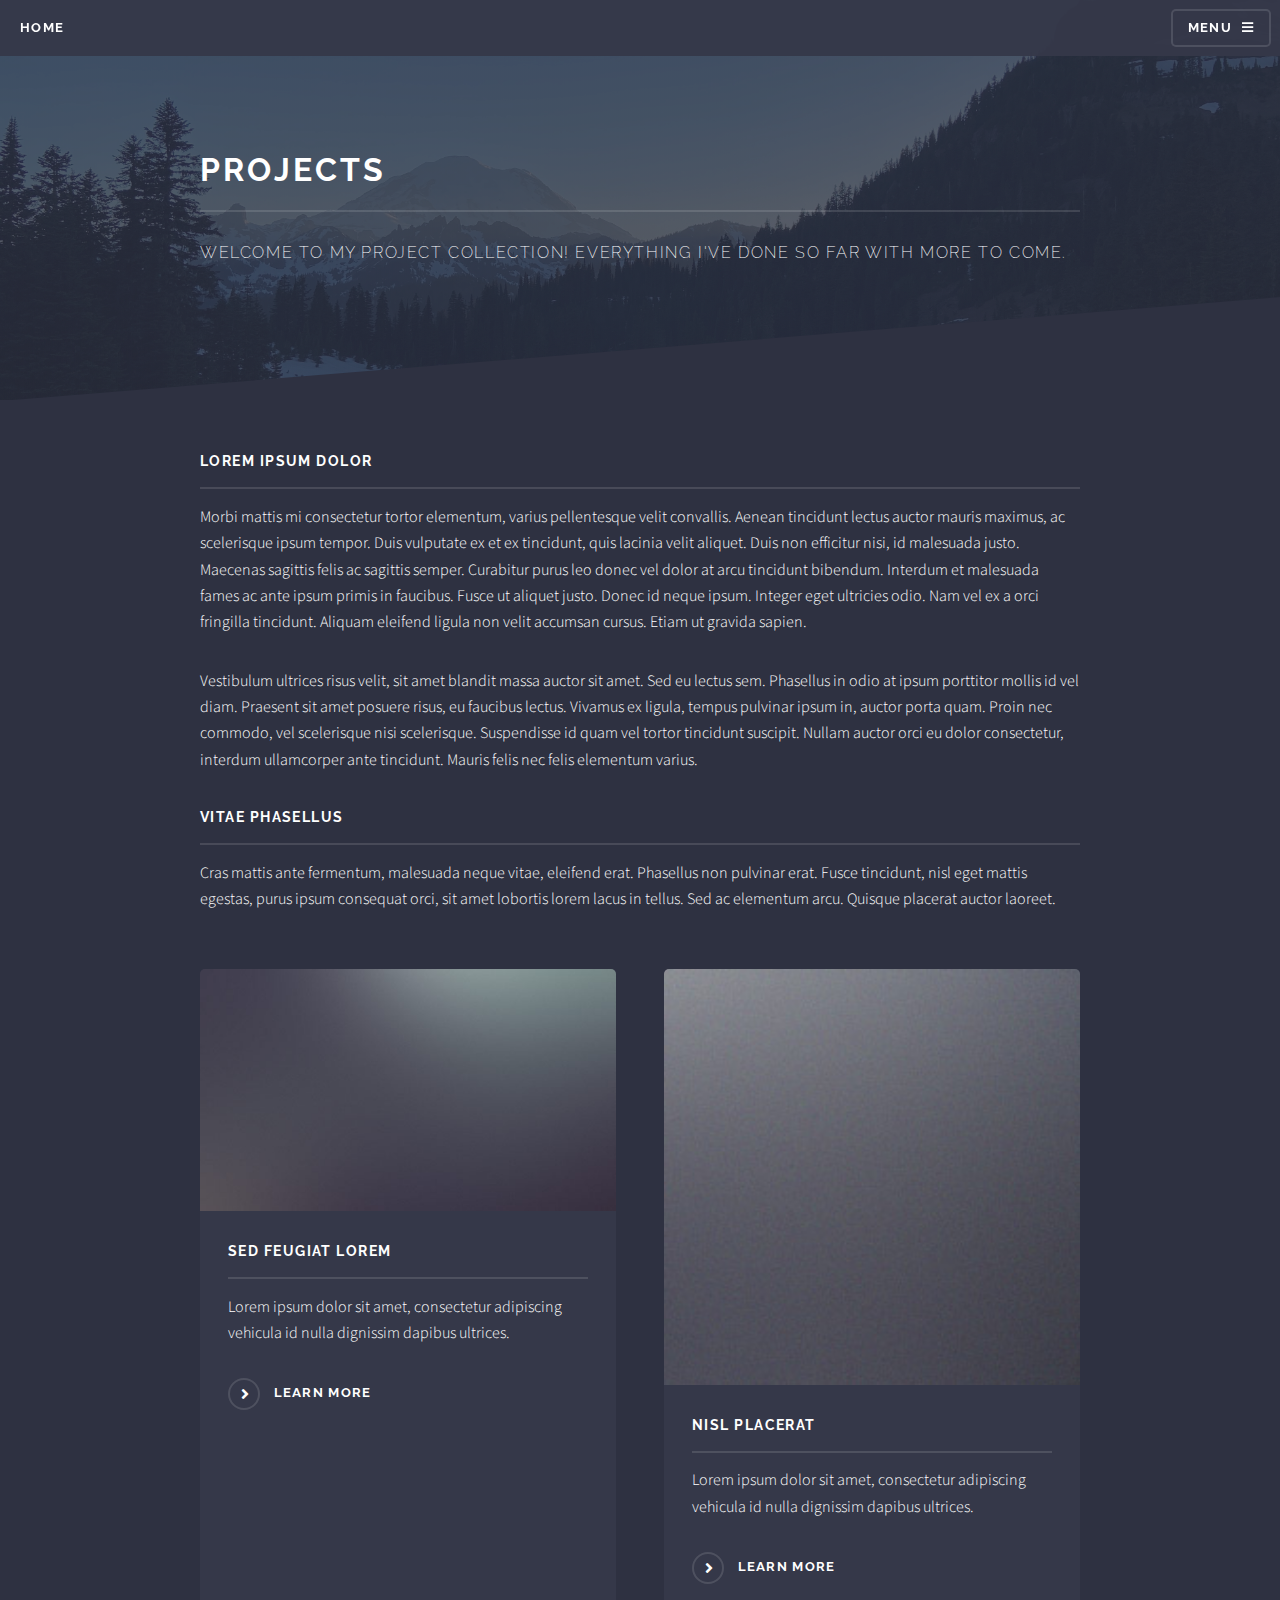
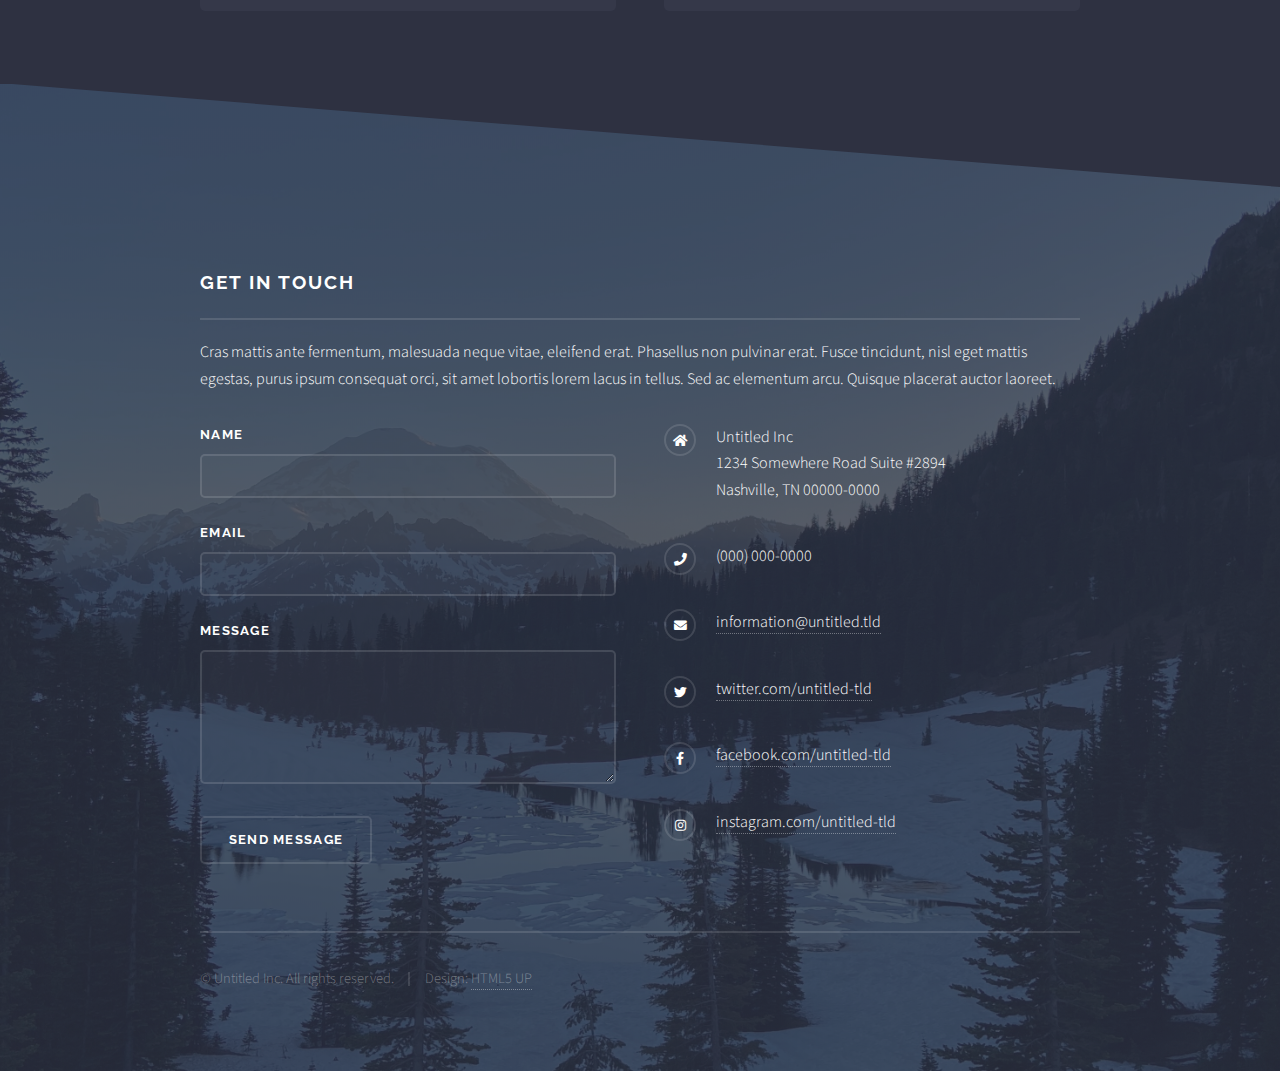
<file: projects.html>
<!DOCTYPE HTML>
<html>
	<head>
		<title>Projects</title>
		<meta charset="utf-8" />
		<meta name="viewport" content="width=device-width, initial-scale=1, user-scalable=no" />
		<link rel="stylesheet" href="assets/css/main.css" />
		<noscript><link rel="stylesheet" href="assets/css/noscript.css" /></noscript>
	</head>
	<body class="is-preload">

		<!-- Page Wrapper -->
			<div id="page-wrapper">

				<!-- Header -->
					<header id="header">
						<h1><a href="index.html">Home</a></h1>
						<nav>
							<a href="#menu">Menu</a>
						</nav>
					</header>

				<!-- Menu -->
					<nav id="menu">
						<div class="inner">
							<h2>Menu</h2>
							<ul class="links">
								<li><a href="index.html">Home</a></li>
								<li><a href="eande.html">Experience & Education</a></li>
								<li><a href="leadership.html">Leadership</a></li>
                                <li><a href="projects.html">Projects</a></li>
							</ul>
							<a href="#" class="close">Close</a>
						</div>
					</nav>

				<!-- Wrapper -->
					<section id="wrapper">
						<header>
							<div class="inner">
								<h2>Projects</h2>
								<p>Welcome to my project collection! Everything I've done so far with more to come.</p>
							</div>
						</header>

						<!-- Content -->
							<div class="wrapper">
								<div class="inner">

									<h3 class="major">Lorem ipsum dolor</h3>
									<p>Morbi mattis mi consectetur tortor elementum, varius pellentesque velit convallis. Aenean tincidunt lectus auctor mauris maximus, ac scelerisque ipsum tempor. Duis vulputate ex et ex tincidunt, quis lacinia velit aliquet. Duis non efficitur nisi, id malesuada justo. Maecenas sagittis felis ac sagittis semper. Curabitur purus leo donec vel dolor at arcu tincidunt bibendum. Interdum et malesuada fames ac ante ipsum primis in faucibus. Fusce ut aliquet justo. Donec id neque ipsum. Integer eget ultricies odio. Nam vel ex a orci fringilla tincidunt. Aliquam eleifend ligula non velit accumsan cursus. Etiam ut gravida sapien.</p>

									<p>Vestibulum ultrices risus velit, sit amet blandit massa auctor sit amet. Sed eu lectus sem. Phasellus in odio at ipsum porttitor mollis id vel diam. Praesent sit amet posuere risus, eu faucibus lectus. Vivamus ex ligula, tempus pulvinar ipsum in, auctor porta quam. Proin nec commodo, vel scelerisque nisi scelerisque. Suspendisse id quam vel tortor tincidunt suscipit. Nullam auctor orci eu dolor consectetur, interdum ullamcorper ante tincidunt. Mauris felis nec felis elementum varius.</p>

									<h3 class="major">Vitae phasellus</h3>
									<p>Cras mattis ante fermentum, malesuada neque vitae, eleifend erat. Phasellus non pulvinar erat. Fusce tincidunt, nisl eget mattis egestas, purus ipsum consequat orci, sit amet lobortis lorem lacus in tellus. Sed ac elementum arcu. Quisque placerat auctor laoreet.</p>

									<section class="features">
										<article>
											<a href="#" class="image"><img src="images/pic04.jpg" alt="" /></a>
											<h3 class="major">Sed feugiat lorem</h3>
											<p>Lorem ipsum dolor sit amet, consectetur adipiscing vehicula id nulla dignissim dapibus ultrices.</p>
											<a href="#" class="special">Learn more</a>
										</article>
										<article>
											<a href="#" class="image"><img src="images/pic05.jpg" alt="" /></a>
											<h3 class="major">Nisl placerat</h3>
											<p>Lorem ipsum dolor sit amet, consectetur adipiscing vehicula id nulla dignissim dapibus ultrices.</p>
											<a href="#" class="special">Learn more</a>
										</article>
									</section>

								</div>
							</div>

					</section>

				<!-- Footer -->
					<section id="footer">
						<div class="inner">
							<h2 class="major">Get in touch</h2>
							<p>Cras mattis ante fermentum, malesuada neque vitae, eleifend erat. Phasellus non pulvinar erat. Fusce tincidunt, nisl eget mattis egestas, purus ipsum consequat orci, sit amet lobortis lorem lacus in tellus. Sed ac elementum arcu. Quisque placerat auctor laoreet.</p>
							<form method="post" action="#">
								<div class="fields">
									<div class="field">
										<label for="name">Name</label>
										<input type="text" name="name" id="name" />
									</div>
									<div class="field">
										<label for="email">Email</label>
										<input type="email" name="email" id="email" />
									</div>
									<div class="field">
										<label for="message">Message</label>
										<textarea name="message" id="message" rows="4"></textarea>
									</div>
								</div>
								<ul class="actions">
									<li><input type="submit" value="Send Message" /></li>
								</ul>
							</form>
							<ul class="contact">
								<li class="icon solid fa-home">
									Untitled Inc<br />
									1234 Somewhere Road Suite #2894<br />
									Nashville, TN 00000-0000
								</li>
								<li class="icon solid fa-phone">(000) 000-0000</li>
								<li class="icon solid fa-envelope"><a href="#">information@untitled.tld</a></li>
								<li class="icon brands fa-twitter"><a href="#">twitter.com/untitled-tld</a></li>
								<li class="icon brands fa-facebook-f"><a href="#">facebook.com/untitled-tld</a></li>
								<li class="icon brands fa-instagram"><a href="#">instagram.com/untitled-tld</a></li>
							</ul>
							<ul class="copyright">
								<li>&copy; Untitled Inc. All rights reserved.</li><li>Design: <a href="http://html5up.net">HTML5 UP</a></li>
							</ul>
						</div>
					</section>

			</div>

		<!-- Scripts -->
			<script src="assets/js/jquery.min.js"></script>
			<script src="assets/js/jquery.scrollex.min.js"></script>
			<script src="assets/js/browser.min.js"></script>
			<script src="assets/js/breakpoints.min.js"></script>
			<script src="assets/js/util.js"></script>
			<script src="assets/js/main.js"></script>

	</body>
</html>
</file>
<file: assets/css/noscript.css>
/*
	Stellar by HTML5 UP
	html5up.net | @ajlkn
	Free for personal and commercial use under the CCA 3.0 license (html5up.net/license)
*/

/* Header */

	body.is-preload #header.alt > * {
		opacity: 1;
	}

	body.is-preload #header.alt .logo {
		-moz-transform: none;
		-webkit-transform: none;
		-ms-transform: none;
		transform: none;
	}
</file>
<file: assets/css/main.css>
@import url(fontawesome-all.min.css);
@import url("https://fonts.googleapis.com/css?family=Raleway:200,700|Source+Sans+Pro:300,600,300italic,600italic");

/*
	Solid State by HTML5 UP
	html5up.net | @ajlkn
	Free for personal and commercial use under the CCA 3.0 license (html5up.net/license)
*/

html, body, div, span, applet, object,
iframe, h1, h2, h3, h4, h5, h6, p, blockquote,
pre, a, abbr, acronym, address, big, cite,
code, del, dfn, em, img, ins, kbd, q, s, samp,
small, strike, strong, sub, sup, tt, var, b,
u, i, center, dl, dt, dd, ol, ul, li, fieldset,
form, label, legend, table, caption, tbody,
tfoot, thead, tr, th, td, article, aside,
canvas, details, embed, figure, figcaption,
footer, header, hgroup, menu, nav, output, ruby,
section, summary, time, mark, audio, video {
	margin: 0;
	padding: 0;
	border: 0;
	font-size: 100%;
	font: inherit;
	vertical-align: baseline;}

article, aside, details, figcaption, figure,
footer, header, hgroup, menu, nav, section {
	display: block;}

body {
	line-height: 1;
}

ol, ul {
	list-style: none;
}

blockquote, q {
	quotes: none;
}

	blockquote:before, blockquote:after, q:before, q:after {
		content: '';
		content: none;
	}

table {
	border-collapse: collapse;
	border-spacing: 0;
}

body {
	-webkit-text-size-adjust: none;
}

mark {
	background-color: transparent;
	color: inherit;
}

input::-moz-focus-inner {
	border: 0;
	padding: 0;
}

input, select, textarea {
	-moz-appearance: none;
	-webkit-appearance: none;
	-ms-appearance: none;
	appearance: none;
}

/* Basic */

	@-ms-viewport {
		width: device-width;
	}

	body {
		-ms-overflow-style: scrollbar;
	}

	@media screen and (max-width: 480px) {

		html, body {
			min-width: 320px;
		}

	}

	html {
		box-sizing: border-box;
	}

	*, *:before, *:after {
		box-sizing: inherit;
	}

	body {
		background-color: #2e3141;
		background-image: linear-gradient(to top, rgba(46, 49, 65, 0.8), rgba(46, 49, 65, 0.8)), url("../../images/IMG_4162.jpg");
		background-size: auto,
 cover;
		background-attachment: fixed,
 fixed;
		background-position: center,
 center;
	}

		body.is-preload *, body.is-preload *:before, body.is-preload *:after {
			-moz-animation: none !important;
			-webkit-animation: none !important;
			-ms-animation: none !important;
			animation: none !important;
			-moz-transition: none !important;
			-webkit-transition: none !important;
			-ms-transition: none !important;
			transition: none !important;
		}

/* Type */

	body, input, select, textarea {
		color: #ffffff;
		font-family: "Source Sans Pro", Helvetica, sans-serif;
		font-size: 16.5pt;
		font-weight: 300;
		line-height: 1.65;
	}

		@media screen and (max-width: 1680px) {

			body, input, select, textarea {
				font-size: 13pt;
			}

		}

		@media screen and (max-width: 1280px) {

			body, input, select, textarea {
				font-size: 12pt;
			}

		}

		@media screen and (max-width: 980px) {

			body, input, select, textarea {
				font-size: 12pt;
			}

		}

		@media screen and (max-width: 736px) {

			body, input, select, textarea {
				font-size: 12pt;
			}

		}

		@media screen and (max-width: 480px) {

			body, input, select, textarea {
				font-size: 12pt;
			}

		}

	a {
		-moz-transition: color 0.2s ease-in-out, border-bottom-color 0.2s ease-in-out;
		-webkit-transition: color 0.2s ease-in-out, border-bottom-color 0.2s ease-in-out;
		-ms-transition: color 0.2s ease-in-out, border-bottom-color 0.2s ease-in-out;
		transition: color 0.2s ease-in-out, border-bottom-color 0.2s ease-in-out;
		border-bottom: dotted 1px rgba(255, 255, 255, 0.35);
		color: #ffffff;
		text-decoration: none;
	}

		a:hover {
			border-bottom-color: transparent;
			color: #ffffff !important;
		}

		a.special:not(.button) {
			text-decoration: none;
			border-bottom: 0;
			display: block;
			font-family: Raleway, Helvetica, sans-serif;
			font-size: 0.8em;
			font-weight: 700;
			letter-spacing: 0.1em;
			margin: 0 0 2em 0;
			text-transform: uppercase;
		}

			a.special:not(.button):before {
				-moz-osx-font-smoothing: grayscale;
				-webkit-font-smoothing: antialiased;
				display: inline-block;
				font-style: normal;
				font-variant: normal;
				text-rendering: auto;
				line-height: 1;
				text-transform: none !important;
				font-family: 'Font Awesome 5 Free';
				font-weight: 900;
			}

			a.special:not(.button):before {
				-moz-transition: background-color 0.2s ease-in-out;
				-webkit-transition: background-color 0.2s ease-in-out;
				-ms-transition: background-color 0.2s ease-in-out;
				transition: background-color 0.2s ease-in-out;
				border-radius: 100%;
				border: solid 2px rgba(255, 255, 255, 0.125);
				content: '\f105';
				display: inline-block;
				font-size: 1.25em;
				height: 2em;
				line-height: 1.75em;
				margin-right: 0.85em;
				text-align: center;
				text-indent: 0.15em;
				vertical-align: middle;
				width: 2em;
			}

			a.special:not(.button):hover:before {
				background-color: rgba(255, 255, 255, 0.025);
			}

			a.special:not(.button):active:before {
				background-color: rgba(255, 255, 255, 0.075);
			}

	strong, b {
		color: #ffffff;
		font-weight: 600;
	}

	em, i {
		font-style: italic;
	}

	p {
		margin: 0 0 2em 0;
	}

	h1, h2, h3, h4, h5, h6 {
		color: #ffffff;
		font-family: Raleway, Helvetica, sans-serif;
		font-weight: 700;
		letter-spacing: 0.1em;
		margin: 0 0 1em 0;
		text-transform: uppercase;
	}

		h1 a, h2 a, h3 a, h4 a, h5 a, h6 a {
			color: inherit;
			text-decoration: none;
			border-bottom: 0;
		}

		h1 span, h2 span, h3 span, h4 span, h5 span, h6 span {
			font-weight: 200;
		}

		h1.major, h2.major, h3.major, h4.major, h5.major, h6.major {
			padding-bottom: 1em;
			border-bottom: solid 2px rgba(255, 255, 255, 0.125);
		}

	h2 {
		font-size: 1.2em;
	}

	h3 {
		font-size: 0.9em;
	}

	h4 {
		font-size: 0.7em;
	}

	h5 {
		font-size: 0.7em;
	}

	h6 {
		font-size: 0.7em;
	}

	@media screen and (max-width: 736px) {

		h2 {
			font-size: 1em;
		}

		h3 {
			font-size: 0.8em;
		}

	}

	sub {
		font-size: 0.8em;
		position: relative;
		top: 0.5em;
	}

	sup {
		font-size: 0.8em;
		position: relative;
		top: -0.5em;
	}

	blockquote {
		border-left: solid 4px rgba(255, 255, 255, 0.125);
		font-style: italic;
		margin: 0 0 2em 0;
		padding: 0.5em 0 0.5em 2em;
	}

	code {
		background: rgba(255, 255, 255, 0.025);
		border-radius: 5px;
		border: solid 2px rgba(255, 255, 255, 0.125);
		font-family: "Courier New", monospace;
		font-size: 0.9em;
		margin: 0 0.25em;
		padding: 0.25em 0.65em;
	}

	pre {
		-webkit-overflow-scrolling: touch;
		font-family: "Courier New", monospace;
		font-size: 0.9em;
		margin: 0 0 2em 0;
	}

		pre code {
			display: block;
			line-height: 1.75em;
			padding: 1em 1.5em;
			overflow-x: auto;
		}

	hr {
		border: 0;
		border-bottom: solid 2px rgba(255, 255, 255, 0.125);
		margin: 2.5em 0;
	}

		hr.major {
			margin: 4em 0;
		}

	.align-left {
		text-align: left;
	}

	.align-center {
		text-align: center;
	}

	.align-right {
		text-align: right;
	}

/* Row */

	.row {
		display: flex;
		flex-wrap: wrap;
		box-sizing: border-box;
		align-items: stretch;
	}

		.row > * {
			box-sizing: border-box;
		}

		.row.gtr-uniform > * > :last-child {
			margin-bottom: 0;
		}

		.row.aln-left {
			justify-content: flex-start;
		}

		.row.aln-center {
			justify-content: center;
		}

		.row.aln-right {
			justify-content: flex-end;
		}

		.row.aln-top {
			align-items: flex-start;
		}

		.row.aln-middle {
			align-items: center;
		}

		.row.aln-bottom {
			align-items: flex-end;
		}

		.row > .imp {
			order: -1;
		}

		.row > .col-1 {
			width: 8.33333%;
		}

		.row > .off-1 {
			margin-left: 8.33333%;
		}

		.row > .col-2 {
			width: 16.66667%;
		}

		.row > .off-2 {
			margin-left: 16.66667%;
		}

		.row > .col-3 {
			width: 25%;
		}

		.row > .off-3 {
			margin-left: 25%;
		}

		.row > .col-4 {
			width: 33.33333%;
		}

		.row > .off-4 {
			margin-left: 33.33333%;
		}

		.row > .col-5 {
			width: 41.66667%;
		}

		.row > .off-5 {
			margin-left: 41.66667%;
		}

		.row > .col-6 {
			width: 50%;
		}

		.row > .off-6 {
			margin-left: 50%;
		}

		.row > .col-7 {
			width: 58.33333%;
		}

		.row > .off-7 {
			margin-left: 58.33333%;
		}

		.row > .col-8 {
			width: 66.66667%;
		}

		.row > .off-8 {
			margin-left: 66.66667%;
		}

		.row > .col-9 {
			width: 75%;
		}

		.row > .off-9 {
			margin-left: 75%;
		}

		.row > .col-10 {
			width: 83.33333%;
		}

		.row > .off-10 {
			margin-left: 83.33333%;
		}

		.row > .col-11 {
			width: 91.66667%;
		}

		.row > .off-11 {
			margin-left: 91.66667%;
		}

		.row > .col-12 {
			width: 100%;
		}

		.row > .off-12 {
			margin-left: 100%;
		}

		.row.gtr-0 {
			margin-top: 0;
			margin-left: 0em;
		}

			.row.gtr-0 > * {
				padding: 0 0 0 0em;
			}

			.row.gtr-0.gtr-uniform {
				margin-top: 0em;
			}

				.row.gtr-0.gtr-uniform > * {
					padding-top: 0em;
				}

		.row.gtr-25 {
			margin-top: 0;
			margin-left: -0.4375em;
		}

			.row.gtr-25 > * {
				padding: 0 0 0 0.4375em;
			}

			.row.gtr-25.gtr-uniform {
				margin-top: -0.4375em;
			}

				.row.gtr-25.gtr-uniform > * {
					padding-top: 0.4375em;
				}

		.row.gtr-50 {
			margin-top: 0;
			margin-left: -0.875em;
		}

			.row.gtr-50 > * {
				padding: 0 0 0 0.875em;
			}

			.row.gtr-50.gtr-uniform {
				margin-top: -0.875em;
			}

				.row.gtr-50.gtr-uniform > * {
					padding-top: 0.875em;
				}

		.row {
			margin-top: 0;
			margin-left: -1.75em;
		}

			.row > * {
				padding: 0 0 0 1.75em;
			}

			.row.gtr-uniform {
				margin-top: -1.75em;
			}

				.row.gtr-uniform > * {
					padding-top: 1.75em;
				}

		.row.gtr-150 {
			margin-top: 0;
			margin-left: -2.625em;
		}

			.row.gtr-150 > * {
				padding: 0 0 0 2.625em;
			}

			.row.gtr-150.gtr-uniform {
				margin-top: -2.625em;
			}

				.row.gtr-150.gtr-uniform > * {
					padding-top: 2.625em;
				}

		.row.gtr-200 {
			margin-top: 0;
			margin-left: -3.5em;
		}

			.row.gtr-200 > * {
				padding: 0 0 0 3.5em;
			}

			.row.gtr-200.gtr-uniform {
				margin-top: -3.5em;
			}

				.row.gtr-200.gtr-uniform > * {
					padding-top: 3.5em;
				}

		@media screen and (max-width: 1680px) {

			.row {
				display: flex;
				flex-wrap: wrap;
				box-sizing: border-box;
				align-items: stretch;
			}

				.row > * {
					box-sizing: border-box;
				}

				.row.gtr-uniform > * > :last-child {
					margin-bottom: 0;
				}

				.row.aln-left {
					justify-content: flex-start;
				}

				.row.aln-center {
					justify-content: center;
				}

				.row.aln-right {
					justify-content: flex-end;
				}

				.row.aln-top {
					align-items: flex-start;
				}

				.row.aln-middle {
					align-items: center;
				}

				.row.aln-bottom {
					align-items: flex-end;
				}

				.row > .imp-xlarge {
					order: -1;
				}

				.row > .col-1-xlarge {
					width: 8.33333%;
				}

				.row > .off-1-xlarge {
					margin-left: 8.33333%;
				}

				.row > .col-2-xlarge {
					width: 16.66667%;
				}

				.row > .off-2-xlarge {
					margin-left: 16.66667%;
				}

				.row > .col-3-xlarge {
					width: 25%;
				}

				.row > .off-3-xlarge {
					margin-left: 25%;
				}

				.row > .col-4-xlarge {
					width: 33.33333%;
				}

				.row > .off-4-xlarge {
					margin-left: 33.33333%;
				}

				.row > .col-5-xlarge {
					width: 41.66667%;
				}

				.row > .off-5-xlarge {
					margin-left: 41.66667%;
				}

				.row > .col-6-xlarge {
					width: 50%;
				}

				.row > .off-6-xlarge {
					margin-left: 50%;
				}

				.row > .col-7-xlarge {
					width: 58.33333%;
				}

				.row > .off-7-xlarge {
					margin-left: 58.33333%;
				}

				.row > .col-8-xlarge {
					width: 66.66667%;
				}

				.row > .off-8-xlarge {
					margin-left: 66.66667%;
				}

				.row > .col-9-xlarge {
					width: 75%;
				}

				.row > .off-9-xlarge {
					margin-left: 75%;
				}

				.row > .col-10-xlarge {
					width: 83.33333%;
				}

				.row > .off-10-xlarge {
					margin-left: 83.33333%;
				}

				.row > .col-11-xlarge {
					width: 91.66667%;
				}

				.row > .off-11-xlarge {
					margin-left: 91.66667%;
				}

				.row > .col-12-xlarge {
					width: 100%;
				}

				.row > .off-12-xlarge {
					margin-left: 100%;
				}

				.row.gtr-0 {
					margin-top: 0;
					margin-left: 0em;
				}

					.row.gtr-0 > * {
						padding: 0 0 0 0em;
					}

					.row.gtr-0.gtr-uniform {
						margin-top: 0em;
					}

						.row.gtr-0.gtr-uniform > * {
							padding-top: 0em;
						}

				.row.gtr-25 {
					margin-top: 0;
					margin-left: -0.4375em;
				}

					.row.gtr-25 > * {
						padding: 0 0 0 0.4375em;
					}

					.row.gtr-25.gtr-uniform {
						margin-top: -0.4375em;
					}

						.row.gtr-25.gtr-uniform > * {
							padding-top: 0.4375em;
						}

				.row.gtr-50 {
					margin-top: 0;
					margin-left: -0.875em;
				}

					.row.gtr-50 > * {
						padding: 0 0 0 0.875em;
					}

					.row.gtr-50.gtr-uniform {
						margin-top: -0.875em;
					}

						.row.gtr-50.gtr-uniform > * {
							padding-top: 0.875em;
						}

				.row {
					margin-top: 0;
					margin-left: -1.75em;
				}

					.row > * {
						padding: 0 0 0 1.75em;
					}

					.row.gtr-uniform {
						margin-top: -1.75em;
					}

						.row.gtr-uniform > * {
							padding-top: 1.75em;
						}

				.row.gtr-150 {
					margin-top: 0;
					margin-left: -2.625em;
				}

					.row.gtr-150 > * {
						padding: 0 0 0 2.625em;
					}

					.row.gtr-150.gtr-uniform {
						margin-top: -2.625em;
					}

						.row.gtr-150.gtr-uniform > * {
							padding-top: 2.625em;
						}

				.row.gtr-200 {
					margin-top: 0;
					margin-left: -3.5em;
				}

					.row.gtr-200 > * {
						padding: 0 0 0 3.5em;
					}

					.row.gtr-200.gtr-uniform {
						margin-top: -3.5em;
					}

						.row.gtr-200.gtr-uniform > * {
							padding-top: 3.5em;
						}

		}

		@media screen and (max-width: 1280px) {

			.row {
				display: flex;
				flex-wrap: wrap;
				box-sizing: border-box;
				align-items: stretch;
			}

				.row > * {
					box-sizing: border-box;
				}

				.row.gtr-uniform > * > :last-child {
					margin-bottom: 0;
				}

				.row.aln-left {
					justify-content: flex-start;
				}

				.row.aln-center {
					justify-content: center;
				}

				.row.aln-right {
					justify-content: flex-end;
				}

				.row.aln-top {
					align-items: flex-start;
				}

				.row.aln-middle {
					align-items: center;
				}

				.row.aln-bottom {
					align-items: flex-end;
				}

				.row > .imp-large {
					order: -1;
				}

				.row > .col-1-large {
					width: 8.33333%;
				}

				.row > .off-1-large {
					margin-left: 8.33333%;
				}

				.row > .col-2-large {
					width: 16.66667%;
				}

				.row > .off-2-large {
					margin-left: 16.66667%;
				}

				.row > .col-3-large {
					width: 25%;
				}

				.row > .off-3-large {
					margin-left: 25%;
				}

				.row > .col-4-large {
					width: 33.33333%;
				}

				.row > .off-4-large {
					margin-left: 33.33333%;
				}

				.row > .col-5-large {
					width: 41.66667%;
				}

				.row > .off-5-large {
					margin-left: 41.66667%;
				}

				.row > .col-6-large {
					width: 50%;
				}

				.row > .off-6-large {
					margin-left: 50%;
				}

				.row > .col-7-large {
					width: 58.33333%;
				}

				.row > .off-7-large {
					margin-left: 58.33333%;
				}

				.row > .col-8-large {
					width: 66.66667%;
				}

				.row > .off-8-large {
					margin-left: 66.66667%;
				}

				.row > .col-9-large {
					width: 75%;
				}

				.row > .off-9-large {
					margin-left: 75%;
				}

				.row > .col-10-large {
					width: 83.33333%;
				}

				.row > .off-10-large {
					margin-left: 83.33333%;
				}

				.row > .col-11-large {
					width: 91.66667%;
				}

				.row > .off-11-large {
					margin-left: 91.66667%;
				}

				.row > .col-12-large {
					width: 100%;
				}

				.row > .off-12-large {
					margin-left: 100%;
				}

				.row.gtr-0 {
					margin-top: 0;
					margin-left: 0em;
				}

					.row.gtr-0 > * {
						padding: 0 0 0 0em;
					}

					.row.gtr-0.gtr-uniform {
						margin-top: 0em;
					}

						.row.gtr-0.gtr-uniform > * {
							padding-top: 0em;
						}

				.row.gtr-25 {
					margin-top: 0;
					margin-left: -0.4375em;
				}

					.row.gtr-25 > * {
						padding: 0 0 0 0.4375em;
					}

					.row.gtr-25.gtr-uniform {
						margin-top: -0.4375em;
					}

						.row.gtr-25.gtr-uniform > * {
							padding-top: 0.4375em;
						}

				.row.gtr-50 {
					margin-top: 0;
					margin-left: -0.875em;
				}

					.row.gtr-50 > * {
						padding: 0 0 0 0.875em;
					}

					.row.gtr-50.gtr-uniform {
						margin-top: -0.875em;
					}

						.row.gtr-50.gtr-uniform > * {
							padding-top: 0.875em;
						}

				.row {
					margin-top: 0;
					margin-left: -1.75em;
				}

					.row > * {
						padding: 0 0 0 1.75em;
					}

					.row.gtr-uniform {
						margin-top: -1.75em;
					}

						.row.gtr-uniform > * {
							padding-top: 1.75em;
						}

				.row.gtr-150 {
					margin-top: 0;
					margin-left: -2.625em;
				}

					.row.gtr-150 > * {
						padding: 0 0 0 2.625em;
					}

					.row.gtr-150.gtr-uniform {
						margin-top: -2.625em;
					}

						.row.gtr-150.gtr-uniform > * {
							padding-top: 2.625em;
						}

				.row.gtr-200 {
					margin-top: 0;
					margin-left: -3.5em;
				}

					.row.gtr-200 > * {
						padding: 0 0 0 3.5em;
					}

					.row.gtr-200.gtr-uniform {
						margin-top: -3.5em;
					}

						.row.gtr-200.gtr-uniform > * {
							padding-top: 3.5em;
						}

		}

		@media screen and (max-width: 980px) {

			.row {
				display: flex;
				flex-wrap: wrap;
				box-sizing: border-box;
				align-items: stretch;
			}

				.row > * {
					box-sizing: border-box;
				}

				.row.gtr-uniform > * > :last-child {
					margin-bottom: 0;
				}

				.row.aln-left {
					justify-content: flex-start;
				}

				.row.aln-center {
					justify-content: center;
				}

				.row.aln-right {
					justify-content: flex-end;
				}

				.row.aln-top {
					align-items: flex-start;
				}

				.row.aln-middle {
					align-items: center;
				}

				.row.aln-bottom {
					align-items: flex-end;
				}

				.row > .imp-medium {
					order: -1;
				}

				.row > .col-1-medium {
					width: 8.33333%;
				}

				.row > .off-1-medium {
					margin-left: 8.33333%;
				}

				.row > .col-2-medium {
					width: 16.66667%;
				}

				.row > .off-2-medium {
					margin-left: 16.66667%;
				}

				.row > .col-3-medium {
					width: 25%;
				}

				.row > .off-3-medium {
					margin-left: 25%;
				}

				.row > .col-4-medium {
					width: 33.33333%;
				}

				.row > .off-4-medium {
					margin-left: 33.33333%;
				}

				.row > .col-5-medium {
					width: 41.66667%;
				}

				.row > .off-5-medium {
					margin-left: 41.66667%;
				}

				.row > .col-6-medium {
					width: 50%;
				}

				.row > .off-6-medium {
					margin-left: 50%;
				}

				.row > .col-7-medium {
					width: 58.33333%;
				}

				.row > .off-7-medium {
					margin-left: 58.33333%;
				}

				.row > .col-8-medium {
					width: 66.66667%;
				}

				.row > .off-8-medium {
					margin-left: 66.66667%;
				}

				.row > .col-9-medium {
					width: 75%;
				}

				.row > .off-9-medium {
					margin-left: 75%;
				}

				.row > .col-10-medium {
					width: 83.33333%;
				}

				.row > .off-10-medium {
					margin-left: 83.33333%;
				}

				.row > .col-11-medium {
					width: 91.66667%;
				}

				.row > .off-11-medium {
					margin-left: 91.66667%;
				}

				.row > .col-12-medium {
					width: 100%;
				}

				.row > .off-12-medium {
					margin-left: 100%;
				}

				.row.gtr-0 {
					margin-top: 0;
					margin-left: 0em;
				}

					.row.gtr-0 > * {
						padding: 0 0 0 0em;
					}

					.row.gtr-0.gtr-uniform {
						margin-top: 0em;
					}

						.row.gtr-0.gtr-uniform > * {
							padding-top: 0em;
						}

				.row.gtr-25 {
					margin-top: 0;
					margin-left: -0.4375em;
				}

					.row.gtr-25 > * {
						padding: 0 0 0 0.4375em;
					}

					.row.gtr-25.gtr-uniform {
						margin-top: -0.4375em;
					}

						.row.gtr-25.gtr-uniform > * {
							padding-top: 0.4375em;
						}

				.row.gtr-50 {
					margin-top: 0;
					margin-left: -0.875em;
				}

					.row.gtr-50 > * {
						padding: 0 0 0 0.875em;
					}

					.row.gtr-50.gtr-uniform {
						margin-top: -0.875em;
					}

						.row.gtr-50.gtr-uniform > * {
							padding-top: 0.875em;
						}

				.row {
					margin-top: 0;
					margin-left: -1.75em;
				}

					.row > * {
						padding: 0 0 0 1.75em;
					}

					.row.gtr-uniform {
						margin-top: -1.75em;
					}

						.row.gtr-uniform > * {
							padding-top: 1.75em;
						}

				.row.gtr-150 {
					margin-top: 0;
					margin-left: -2.625em;
				}

					.row.gtr-150 > * {
						padding: 0 0 0 2.625em;
					}

					.row.gtr-150.gtr-uniform {
						margin-top: -2.625em;
					}

						.row.gtr-150.gtr-uniform > * {
							padding-top: 2.625em;
						}

				.row.gtr-200 {
					margin-top: 0;
					margin-left: -3.5em;
				}

					.row.gtr-200 > * {
						padding: 0 0 0 3.5em;
					}

					.row.gtr-200.gtr-uniform {
						margin-top: -3.5em;
					}

						.row.gtr-200.gtr-uniform > * {
							padding-top: 3.5em;
						}

		}

		@media screen and (max-width: 736px) {

			.row {
				display: flex;
				flex-wrap: wrap;
				box-sizing: border-box;
				align-items: stretch;
			}

				.row > * {
					box-sizing: border-box;
				}

				.row.gtr-uniform > * > :last-child {
					margin-bottom: 0;
				}

				.row.aln-left {
					justify-content: flex-start;
				}

				.row.aln-center {
					justify-content: center;
				}

				.row.aln-right {
					justify-content: flex-end;
				}

				.row.aln-top {
					align-items: flex-start;
				}

				.row.aln-middle {
					align-items: center;
				}

				.row.aln-bottom {
					align-items: flex-end;
				}

				.row > .imp-small {
					order: -1;
				}

				.row > .col-1-small {
					width: 8.33333%;
				}

				.row > .off-1-small {
					margin-left: 8.33333%;
				}

				.row > .col-2-small {
					width: 16.66667%;
				}

				.row > .off-2-small {
					margin-left: 16.66667%;
				}

				.row > .col-3-small {
					width: 25%;
				}

				.row > .off-3-small {
					margin-left: 25%;
				}

				.row > .col-4-small {
					width: 33.33333%;
				}

				.row > .off-4-small {
					margin-left: 33.33333%;
				}

				.row > .col-5-small {
					width: 41.66667%;
				}

				.row > .off-5-small {
					margin-left: 41.66667%;
				}

				.row > .col-6-small {
					width: 50%;
				}

				.row > .off-6-small {
					margin-left: 50%;
				}

				.row > .col-7-small {
					width: 58.33333%;
				}

				.row > .off-7-small {
					margin-left: 58.33333%;
				}

				.row > .col-8-small {
					width: 66.66667%;
				}

				.row > .off-8-small {
					margin-left: 66.66667%;
				}

				.row > .col-9-small {
					width: 75%;
				}

				.row > .off-9-small {
					margin-left: 75%;
				}

				.row > .col-10-small {
					width: 83.33333%;
				}

				.row > .off-10-small {
					margin-left: 83.33333%;
				}

				.row > .col-11-small {
					width: 91.66667%;
				}

				.row > .off-11-small {
					margin-left: 91.66667%;
				}

				.row > .col-12-small {
					width: 100%;
				}

				.row > .off-12-small {
					margin-left: 100%;
				}

				.row.gtr-0 {
					margin-top: 0;
					margin-left: 0em;
				}

					.row.gtr-0 > * {
						padding: 0 0 0 0em;
					}

					.row.gtr-0.gtr-uniform {
						margin-top: 0em;
					}

						.row.gtr-0.gtr-uniform > * {
							padding-top: 0em;
						}

				.row.gtr-25 {
					margin-top: 0;
					margin-left: -0.3125em;
				}

					.row.gtr-25 > * {
						padding: 0 0 0 0.3125em;
					}

					.row.gtr-25.gtr-uniform {
						margin-top: -0.3125em;
					}

						.row.gtr-25.gtr-uniform > * {
							padding-top: 0.3125em;
						}

				.row.gtr-50 {
					margin-top: 0;
					margin-left: -0.625em;
				}

					.row.gtr-50 > * {
						padding: 0 0 0 0.625em;
					}

					.row.gtr-50.gtr-uniform {
						margin-top: -0.625em;
					}

						.row.gtr-50.gtr-uniform > * {
							padding-top: 0.625em;
						}

				.row {
					margin-top: 0;
					margin-left: -1.25em;
				}

					.row > * {
						padding: 0 0 0 1.25em;
					}

					.row.gtr-uniform {
						margin-top: -1.25em;
					}

						.row.gtr-uniform > * {
							padding-top: 1.25em;
						}

				.row.gtr-150 {
					margin-top: 0;
					margin-left: -1.875em;
				}

					.row.gtr-150 > * {
						padding: 0 0 0 1.875em;
					}

					.row.gtr-150.gtr-uniform {
						margin-top: -1.875em;
					}

						.row.gtr-150.gtr-uniform > * {
							padding-top: 1.875em;
						}

				.row.gtr-200 {
					margin-top: 0;
					margin-left: -2.5em;
				}

					.row.gtr-200 > * {
						padding: 0 0 0 2.5em;
					}

					.row.gtr-200.gtr-uniform {
						margin-top: -2.5em;
					}

						.row.gtr-200.gtr-uniform > * {
							padding-top: 2.5em;
						}

		}

		@media screen and (max-width: 480px) {

			.row {
				display: flex;
				flex-wrap: wrap;
				box-sizing: border-box;
				align-items: stretch;
			}

				.row > * {
					box-sizing: border-box;
				}

				.row.gtr-uniform > * > :last-child {
					margin-bottom: 0;
				}

				.row.aln-left {
					justify-content: flex-start;
				}

				.row.aln-center {
					justify-content: center;
				}

				.row.aln-right {
					justify-content: flex-end;
				}

				.row.aln-top {
					align-items: flex-start;
				}

				.row.aln-middle {
					align-items: center;
				}

				.row.aln-bottom {
					align-items: flex-end;
				}

				.row > .imp-xsmall {
					order: -1;
				}

				.row > .col-1-xsmall {
					width: 8.33333%;
				}

				.row > .off-1-xsmall {
					margin-left: 8.33333%;
				}

				.row > .col-2-xsmall {
					width: 16.66667%;
				}

				.row > .off-2-xsmall {
					margin-left: 16.66667%;
				}

				.row > .col-3-xsmall {
					width: 25%;
				}

				.row > .off-3-xsmall {
					margin-left: 25%;
				}

				.row > .col-4-xsmall {
					width: 33.33333%;
				}

				.row > .off-4-xsmall {
					margin-left: 33.33333%;
				}

				.row > .col-5-xsmall {
					width: 41.66667%;
				}

				.row > .off-5-xsmall {
					margin-left: 41.66667%;
				}

				.row > .col-6-xsmall {
					width: 50%;
				}

				.row > .off-6-xsmall {
					margin-left: 50%;
				}

				.row > .col-7-xsmall {
					width: 58.33333%;
				}

				.row > .off-7-xsmall {
					margin-left: 58.33333%;
				}

				.row > .col-8-xsmall {
					width: 66.66667%;
				}

				.row > .off-8-xsmall {
					margin-left: 66.66667%;
				}

				.row > .col-9-xsmall {
					width: 75%;
				}

				.row > .off-9-xsmall {
					margin-left: 75%;
				}

				.row > .col-10-xsmall {
					width: 83.33333%;
				}

				.row > .off-10-xsmall {
					margin-left: 83.33333%;
				}

				.row > .col-11-xsmall {
					width: 91.66667%;
				}

				.row > .off-11-xsmall {
					margin-left: 91.66667%;
				}

				.row > .col-12-xsmall {
					width: 100%;
				}

				.row > .off-12-xsmall {
					margin-left: 100%;
				}

				.row.gtr-0 {
					margin-top: 0;
					margin-left: 0em;
				}

					.row.gtr-0 > * {
						padding: 0 0 0 0em;
					}

					.row.gtr-0.gtr-uniform {
						margin-top: 0em;
					}

						.row.gtr-0.gtr-uniform > * {
							padding-top: 0em;
						}

				.row.gtr-25 {
					margin-top: 0;
					margin-left: -0.3125em;
				}

					.row.gtr-25 > * {
						padding: 0 0 0 0.3125em;
					}

					.row.gtr-25.gtr-uniform {
						margin-top: -0.3125em;
					}

						.row.gtr-25.gtr-uniform > * {
							padding-top: 0.3125em;
						}

				.row.gtr-50 {
					margin-top: 0;
					margin-left: -0.625em;
				}

					.row.gtr-50 > * {
						padding: 0 0 0 0.625em;
					}

					.row.gtr-50.gtr-uniform {
						margin-top: -0.625em;
					}

						.row.gtr-50.gtr-uniform > * {
							padding-top: 0.625em;
						}

				.row {
					margin-top: 0;
					margin-left: -1.25em;
				}

					.row > * {
						padding: 0 0 0 1.25em;
					}

					.row.gtr-uniform {
						margin-top: -1.25em;
					}

						.row.gtr-uniform > * {
							padding-top: 1.25em;
						}

				.row.gtr-150 {
					margin-top: 0;
					margin-left: -1.875em;
				}

					.row.gtr-150 > * {
						padding: 0 0 0 1.875em;
					}

					.row.gtr-150.gtr-uniform {
						margin-top: -1.875em;
					}

						.row.gtr-150.gtr-uniform > * {
							padding-top: 1.875em;
						}

				.row.gtr-200 {
					margin-top: 0;
					margin-left: -2.5em;
				}

					.row.gtr-200 > * {
						padding: 0 0 0 2.5em;
					}

					.row.gtr-200.gtr-uniform {
						margin-top: -2.5em;
					}

						.row.gtr-200.gtr-uniform > * {
							padding-top: 2.5em;
						}

		}

		@media screen and (max-width: 360px) {

			.row {
				display: flex;
				flex-wrap: wrap;
				box-sizing: border-box;
				align-items: stretch;
			}

				.row > * {
					box-sizing: border-box;
				}

				.row.gtr-uniform > * > :last-child {
					margin-bottom: 0;
				}

				.row.aln-left {
					justify-content: flex-start;
				}

				.row.aln-center {
					justify-content: center;
				}

				.row.aln-right {
					justify-content: flex-end;
				}

				.row.aln-top {
					align-items: flex-start;
				}

				.row.aln-middle {
					align-items: center;
				}

				.row.aln-bottom {
					align-items: flex-end;
				}

				.row > .imp-xxsmall {
					order: -1;
				}

				.row > .col-1-xxsmall {
					width: 8.33333%;
				}

				.row > .off-1-xxsmall {
					margin-left: 8.33333%;
				}

				.row > .col-2-xxsmall {
					width: 16.66667%;
				}

				.row > .off-2-xxsmall {
					margin-left: 16.66667%;
				}

				.row > .col-3-xxsmall {
					width: 25%;
				}

				.row > .off-3-xxsmall {
					margin-left: 25%;
				}

				.row > .col-4-xxsmall {
					width: 33.33333%;
				}

				.row > .off-4-xxsmall {
					margin-left: 33.33333%;
				}

				.row > .col-5-xxsmall {
					width: 41.66667%;
				}

				.row > .off-5-xxsmall {
					margin-left: 41.66667%;
				}

				.row > .col-6-xxsmall {
					width: 50%;
				}

				.row > .off-6-xxsmall {
					margin-left: 50%;
				}

				.row > .col-7-xxsmall {
					width: 58.33333%;
				}

				.row > .off-7-xxsmall {
					margin-left: 58.33333%;
				}

				.row > .col-8-xxsmall {
					width: 66.66667%;
				}

				.row > .off-8-xxsmall {
					margin-left: 66.66667%;
				}

				.row > .col-9-xxsmall {
					width: 75%;
				}

				.row > .off-9-xxsmall {
					margin-left: 75%;
				}

				.row > .col-10-xxsmall {
					width: 83.33333%;
				}

				.row > .off-10-xxsmall {
					margin-left: 83.33333%;
				}

				.row > .col-11-xxsmall {
					width: 91.66667%;
				}

				.row > .off-11-xxsmall {
					margin-left: 91.66667%;
				}

				.row > .col-12-xxsmall {
					width: 100%;
				}

				.row > .off-12-xxsmall {
					margin-left: 100%;
				}

				.row.gtr-0 {
					margin-top: 0;
					margin-left: 0em;
				}

					.row.gtr-0 > * {
						padding: 0 0 0 0em;
					}

					.row.gtr-0.gtr-uniform {
						margin-top: 0em;
					}

						.row.gtr-0.gtr-uniform > * {
							padding-top: 0em;
						}

				.row.gtr-25 {
					margin-top: 0;
					margin-left: -0.3125em;
				}

					.row.gtr-25 > * {
						padding: 0 0 0 0.3125em;
					}

					.row.gtr-25.gtr-uniform {
						margin-top: -0.3125em;
					}

						.row.gtr-25.gtr-uniform > * {
							padding-top: 0.3125em;
						}

				.row.gtr-50 {
					margin-top: 0;
					margin-left: -0.625em;
				}

					.row.gtr-50 > * {
						padding: 0 0 0 0.625em;
					}

					.row.gtr-50.gtr-uniform {
						margin-top: -0.625em;
					}

						.row.gtr-50.gtr-uniform > * {
							padding-top: 0.625em;
						}

				.row {
					margin-top: 0;
					margin-left: -1.25em;
				}

					.row > * {
						padding: 0 0 0 1.25em;
					}

					.row.gtr-uniform {
						margin-top: -1.25em;
					}

						.row.gtr-uniform > * {
							padding-top: 1.25em;
						}

				.row.gtr-150 {
					margin-top: 0;
					margin-left: -1.875em;
				}

					.row.gtr-150 > * {
						padding: 0 0 0 1.875em;
					}

					.row.gtr-150.gtr-uniform {
						margin-top: -1.875em;
					}

						.row.gtr-150.gtr-uniform > * {
							padding-top: 1.875em;
						}

				.row.gtr-200 {
					margin-top: 0;
					margin-left: -2.5em;
				}

					.row.gtr-200 > * {
						padding: 0 0 0 2.5em;
					}

					.row.gtr-200.gtr-uniform {
						margin-top: -2.5em;
					}

						.row.gtr-200.gtr-uniform > * {
							padding-top: 2.5em;
						}

		}

/* Section/Article */

	section.special, article.special {
		text-align: center;
	}

/* Form */

	form {
		margin: 0 0 2em 0;
	}

		form > :last-child {
			margin-bottom: 0;
		}

		form > .fields {
			display: -moz-flex;
			display: -webkit-flex;
			display: -ms-flex;
			display: flex;
			-moz-flex-wrap: wrap;
			-webkit-flex-wrap: wrap;
			-ms-flex-wrap: wrap;
			flex-wrap: wrap;
			width: calc(100% + 3em);
			margin: -1.5em 0 2em -1.5em;
		}

			form > .fields > .field {
				-moz-flex-grow: 0;
				-webkit-flex-grow: 0;
				-ms-flex-grow: 0;
				flex-grow: 0;
				-moz-flex-shrink: 0;
				-webkit-flex-shrink: 0;
				-ms-flex-shrink: 0;
				flex-shrink: 0;
				padding: 1.5em 0 0 1.5em;
				width: calc(100% - 1.5em);
			}

				form > .fields > .field.half {
					width: calc(50% - 0.75em);
				}

				form > .fields > .field.third {
					width: calc(100%/3 - 0.5em);
				}

				form > .fields > .field.quarter {
					width: calc(25% - 0.375em);
				}

		@media screen and (max-width: 480px) {

			form > .fields {
				width: calc(100% + 3em);
				margin: -1.5em 0 2em -1.5em;
			}

				form > .fields > .field {
					padding: 1.5em 0 0 1.5em;
					width: calc(100% - 1.5em);
				}

					form > .fields > .field.half {
						width: calc(100% - 1.5em);
					}

					form > .fields > .field.third {
						width: calc(100% - 1.5em);
					}

					form > .fields > .field.quarter {
						width: calc(100% - 1.5em);
					}

		}

	label {
		color: #ffffff;
		display: block;
		font-family: Raleway, Helvetica, sans-serif;
		font-size: 0.8em;
		font-weight: 700;
		letter-spacing: 0.1em;
		margin: 0 0 0.7em 0;
		text-transform: uppercase;
	}

	input[type="text"],
	input[type="password"],
	input[type="email"],
	input[type="tel"],
	select,
	textarea {
		-moz-appearance: none;
		-webkit-appearance: none;
		-ms-appearance: none;
		appearance: none;
		background: rgba(255, 255, 255, 0.025);
		border-radius: 5px;
		border: none;
		border: solid 2px rgba(255, 255, 255, 0.125);
		color: inherit;
		display: block;
		outline: 0;
		padding: 0 1em;
		text-decoration: none;
		width: 100%;
	}

		input[type="text"]:invalid,
		input[type="password"]:invalid,
		input[type="email"]:invalid,
		input[type="tel"]:invalid,
		select:invalid,
		textarea:invalid {
			box-shadow: none;
		}

		input[type="text"]:focus,
		input[type="password"]:focus,
		input[type="email"]:focus,
		input[type="tel"]:focus,
		select:focus,
		textarea:focus {
			border-color: #5b6ba6;
		}

	select {
		background-image: url("data:image/svg+xml;charset=utf8,%3Csvg xmlns='http://www.w3.org/2000/svg' width='40' height='40' preserveAspectRatio='none' viewBox='0 0 40 40'%3E%3Cpath d='M9.4,12.3l10.4,10.4l10.4-10.4c0.2-0.2,0.5-0.4,0.9-0.4c0.3,0,0.6,0.1,0.9,0.4l3.3,3.3c0.2,0.2,0.4,0.5,0.4,0.9 c0,0.4-0.1,0.6-0.4,0.9L20.7,31.9c-0.2,0.2-0.5,0.4-0.9,0.4c-0.3,0-0.6-0.1-0.9-0.4L4.3,17.3c-0.2-0.2-0.4-0.5-0.4-0.9 c0-0.4,0.1-0.6,0.4-0.9l3.3-3.3c0.2-0.2,0.5-0.4,0.9-0.4S9.1,12.1,9.4,12.3z' fill='rgba(255, 255, 255, 0.125)' /%3E%3C/svg%3E");
		background-size: 1.25rem;
		background-repeat: no-repeat;
		background-position: calc(100% - 1rem) center;
		height: 2.75em;
		padding-right: 2.75em;
		text-overflow: ellipsis;
	}

		select option {
			color: #ffffff;
			background: #2e3141;
		}

		select:focus::-ms-value {
			background-color: transparent;
		}

		select::-ms-expand {
			display: none;
		}

	input[type="text"],
	input[type="password"],
	input[type="email"],
	select {
		height: 2.75em;
	}

	textarea {
		padding: 0.75em 1em;
	}

	input[type="checkbox"],
	input[type="radio"] {
		-moz-appearance: none;
		-webkit-appearance: none;
		-ms-appearance: none;
		appearance: none;
		display: block;
		float: left;
		margin-right: -2em;
		opacity: 0;
		width: 1em;
		z-index: -1;
	}

		input[type="checkbox"] + label,
		input[type="radio"] + label {
			text-decoration: none;
			color: #ffffff;
			cursor: pointer;
			display: inline-block;
			font-size: 1em;
			font-family: "Source Sans Pro", Helvetica, sans-serif;
			text-transform: none;
			letter-spacing: 0;
			font-weight: 300;
			padding-left: 2.4em;
			padding-right: 0.75em;
			position: relative;
		}

			input[type="checkbox"] + label:before,
			input[type="radio"] + label:before {
				-moz-osx-font-smoothing: grayscale;
				-webkit-font-smoothing: antialiased;
				display: inline-block;
				font-style: normal;
				font-variant: normal;
				text-rendering: auto;
				line-height: 1;
				text-transform: none !important;
				font-family: 'Font Awesome 5 Free';
				font-weight: 900;
			}

			input[type="checkbox"] + label:before,
			input[type="radio"] + label:before {
				background: rgba(255, 255, 255, 0.025);
				border-radius: 5px;
				border: solid 2px rgba(255, 255, 255, 0.125);
				content: '';
				display: inline-block;
				font-size: 0.8em;
				height: 2.0625em;
				left: 0;
				line-height: 2.0625em;
				position: absolute;
				text-align: center;
				top: 0;
				width: 2.0625em;
			}

		input[type="checkbox"]:checked + label:before,
		input[type="radio"]:checked + label:before {
			background: #ffffff;
			border-color: #ffffff;
			content: '\f00c';
			color: #2e3141;
		}

		input[type="checkbox"]:focus + label:before,
		input[type="radio"]:focus + label:before {
			border-color: #4c5c96;
		}

	input[type="checkbox"] + label:before {
		border-radius: 5px;
	}

	input[type="radio"] + label:before {
		border-radius: 100%;
	}

	::-webkit-input-placeholder {
		color: rgba(255, 255, 255, 0.35) !important;
		opacity: 1.0;
	}

	:-moz-placeholder {
		color: rgba(255, 255, 255, 0.35) !important;
		opacity: 1.0;
	}

	::-moz-placeholder {
		color: rgba(255, 255, 255, 0.35) !important;
		opacity: 1.0;
	}

	:-ms-input-placeholder {
		color: rgba(255, 255, 255, 0.35) !important;
		opacity: 1.0;
	}

/* Box */

	.box {
		border-radius: 5px;
		border: solid 2px rgba(255, 255, 255, 0.125);
		margin-bottom: 2em;
		padding: 1.5em;
	}

		.box > :last-child,
		.box > :last-child > :last-child,
		.box > :last-child > :last-child > :last-child {
			margin-bottom: 0;
		}

		.box.alt {
			border: 0;
			border-radius: 0;
			padding: 0;
		}

/* Icon */

	.icon {
		text-decoration: none;
		border-bottom: none;
		position: relative;
	}

		.icon:before {
			-moz-osx-font-smoothing: grayscale;
			-webkit-font-smoothing: antialiased;
			display: inline-block;
			font-style: normal;
			font-variant: normal;
			text-rendering: auto;
			line-height: 1;
			text-transform: none !important;
			font-family: 'Font Awesome 5 Free';
			font-weight: 400;
		}

		.icon > .label {
			display: none;
		}

		.icon:before {
			line-height: inherit;
		}

		.icon.solid:before {
			font-weight: 900;
		}

		.icon.brands:before {
			font-family: 'Font Awesome 5 Brands';
		}

/* Image */

	.image {
		border-radius: 5px;
		border: 0;
		display: inline-block;
		position: relative;
	}

		.image img {
			border-radius: 5px;
			display: block;
		}

		.image.left, .image.right {
			max-width: 40%;
		}

			.image.left img, .image.right img {
				width: 100%;
			}

		.image.left {
			float: left;
			padding: 0 1.5em 1em 0;
			top: 0.25em;
		}

		.image.right {
			float: right;
			padding: 0 0 1em 1.5em;
			top: 0.25em;
		}

		.image.fit {
			display: block;
			margin: 0 0 2em 0;
			width: 100%;
		}

			.image.fit img {
				width: 100%;
			}

		.image.main {
			display: block;
			margin: 0 0 3em 0;
			width: 100%;
		}

			.image.main img {
				width: 100%;
			}

/* List */

	ol {
		list-style: decimal;
		margin: 0 0 2em 0;
		padding-left: 1.25em;
	}

		ol li {
			padding-left: 0.25em;
		}

	ul {
		list-style: disc;
		margin: 0 0 2em 0;
		padding-left: 1em;
	}

		ul li {
			padding-left: 0.5em;
		}

		ul.alt {
			list-style: none;
			padding-left: 0;
		}

			ul.alt li {
				border-top: solid 1px rgba(255, 255, 255, 0.125);
				padding: 0.5em 0;
			}

				ul.alt li:first-child {
					border-top: 0;
					padding-top: 0;
				}

	dl {
		margin: 0 0 2em 0;
	}

		dl dt {
			display: block;
			font-weight: 600;
			margin: 0 0 1em 0;
		}

		dl dd {
			margin-left: 2em;
		}

/* Actions */

	ul.actions {
		display: -moz-flex;
		display: -webkit-flex;
		display: -ms-flex;
		display: flex;
		cursor: default;
		list-style: none;
		margin-left: -1em;
		padding-left: 0;
	}

		ul.actions li {
			padding: 0 0 0 1em;
			vertical-align: middle;
		}

		ul.actions.special {
			-moz-justify-content: center;
			-webkit-justify-content: center;
			-ms-justify-content: center;
			justify-content: center;
			width: 100%;
			margin-left: 0;
		}

			ul.actions.special li:first-child {
				padding-left: 0;
			}

		ul.actions.stacked {
			-moz-flex-direction: column;
			-webkit-flex-direction: column;
			-ms-flex-direction: column;
			flex-direction: column;
			margin-left: 0;
		}

			ul.actions.stacked li {
				padding: 1.3em 0 0 0;
			}

				ul.actions.stacked li:first-child {
					padding-top: 0;
				}

		ul.actions.fit {
			width: calc(100% + 1em);
		}

			ul.actions.fit li {
				-moz-flex-grow: 1;
				-webkit-flex-grow: 1;
				-ms-flex-grow: 1;
				flex-grow: 1;
				-moz-flex-shrink: 1;
				-webkit-flex-shrink: 1;
				-ms-flex-shrink: 1;
				flex-shrink: 1;
				width: 100%;
			}

				ul.actions.fit li > * {
					width: 100%;
				}

			ul.actions.fit.stacked {
				width: 100%;
			}

		@media screen and (max-width: 480px) {

			ul.actions:not(.fixed) {
				-moz-flex-direction: column;
				-webkit-flex-direction: column;
				-ms-flex-direction: column;
				flex-direction: column;
				margin-left: 0;
				width: 100% !important;
			}

				ul.actions:not(.fixed) li {
					-moz-flex-grow: 1;
					-webkit-flex-grow: 1;
					-ms-flex-grow: 1;
					flex-grow: 1;
					-moz-flex-shrink: 1;
					-webkit-flex-shrink: 1;
					-ms-flex-shrink: 1;
					flex-shrink: 1;
					padding: 1em 0 0 0;
					text-align: center;
					width: 100%;
				}

					ul.actions:not(.fixed) li > * {
						width: 100%;
					}

					ul.actions:not(.fixed) li:first-child {
						padding-top: 0;
					}

					ul.actions:not(.fixed) li input[type="submit"],
					ul.actions:not(.fixed) li input[type="reset"],
					ul.actions:not(.fixed) li input[type="button"],
					ul.actions:not(.fixed) li button,
					ul.actions:not(.fixed) li .button {
						width: 100%;
					}

						ul.actions:not(.fixed) li input[type="submit"].icon:before,
						ul.actions:not(.fixed) li input[type="reset"].icon:before,
						ul.actions:not(.fixed) li input[type="button"].icon:before,
						ul.actions:not(.fixed) li button.icon:before,
						ul.actions:not(.fixed) li .button.icon:before {
							margin-left: -0.5rem;
						}

		}

/* Icons */

	ul.icons {
		cursor: default;
		list-style: none;
		padding-left: 0;
	}

		ul.icons li {
			display: inline-block;
			padding: 0 1em 0 0;
		}

			ul.icons li:last-child {
				padding-right: 0;
			}

			ul.icons li .icon:before {
				font-size: 1.25em;
			}

/* Contact */

	ul.contact {
		list-style: none;
		padding: 0;
	}

		ul.contact li {
			text-decoration: none;
			margin: 2.5em 0 0 0;
			padding: 0 0 0 3.25em;
			position: relative;
		}

			ul.contact li:before {
				-moz-osx-font-smoothing: grayscale;
				-webkit-font-smoothing: antialiased;
				display: inline-block;
				font-style: normal;
				font-variant: normal;
				text-rendering: auto;
				line-height: 1;
				text-transform: none !important;
				font-family: 'Font Awesome 5 Free';
				font-weight: 400;
			}

			ul.contact li:before {
				border-radius: 100%;
				border: solid 2px rgba(255, 255, 255, 0.125);
				display: inline-block;
				font-size: 0.8em;
				height: 2.5em;
				left: 0;
				line-height: 2.35em;
				position: absolute;
				text-align: center;
				top: 0;
				width: 2.5em;
			}

			ul.contact li:first-child {
				margin-top: 0;
			}

		@media screen and (max-width: 736px) {

			ul.contact li {
				margin: 1.5em 0 0 0;
			}

		}

/* Pagination */

	ul.pagination {
		cursor: default;
		list-style: none;
		padding-left: 0;
	}

		ul.pagination li {
			display: inline-block;
			padding-left: 0;
			vertical-align: middle;
		}

			ul.pagination li > .page {
				-moz-transition: background-color 0.2s ease-in-out, color 0.2s ease-in-out;
				-webkit-transition: background-color 0.2s ease-in-out, color 0.2s ease-in-out;
				-ms-transition: background-color 0.2s ease-in-out, color 0.2s ease-in-out;
				transition: background-color 0.2s ease-in-out, color 0.2s ease-in-out;
				border-bottom: 0;
				border-radius: 5px;
				display: inline-block;
				height: 1.5em;
				line-height: 1.5em;
				margin: 0 0.125em;
				min-width: 1.5em;
				padding: 0 0.5em;
				text-align: center;
			}

				ul.pagination li > .page:hover {
					background-color: rgba(255, 255, 255, 0.025);
				}

				ul.pagination li > .page.active {
					background-color: #4c5c96;
				}

			ul.pagination li:first-child {
				padding-right: 0.75em;
			}

			ul.pagination li:last-child {
				padding-left: 0.75em;
			}

		@media screen and (max-width: 480px) {

			ul.pagination li:nth-child(n+2):nth-last-child(n+2) {
				display: none;
			}

			ul.pagination li .button {
				width: 100%;
			}

			ul.pagination li:first-child {
				width: calc(50% - 2px);
				text-align: left;
				padding-right: 0.325em;
			}

			ul.pagination li:last-child {
				width: calc(50% - 2px);
				text-align: right;
				padding-left: 0.325em;
			}

		}

/* Table */

	.table-wrapper {
		-webkit-overflow-scrolling: touch;
		overflow-x: auto;
	}

	table {
		margin: 0 0 2em 0;
		width: 100%;
	}

		table tbody tr {
			border: solid 1px rgba(255, 255, 255, 0.125);
			border-left: 0;
			border-right: 0;
		}

			table tbody tr:nth-child(2n + 1) {
				background-color: rgba(255, 255, 255, 0.025);
			}

		table td {
			padding: 0.75em 0.75em;
		}

		table th {
			color: #ffffff;
			font-size: 0.9em;
			font-weight: 600;
			padding: 0 0.75em 0.75em 0.75em;
			text-align: left;
		}

		table thead {
			border-bottom: solid 2px rgba(255, 255, 255, 0.125);
		}

		table tfoot {
			border-top: solid 2px rgba(255, 255, 255, 0.125);
		}

		table.alt {
			border-collapse: separate;
		}

			table.alt tbody tr td {
				border: solid 1px rgba(255, 255, 255, 0.125);
				border-left-width: 0;
				border-top-width: 0;
			}

				table.alt tbody tr td:first-child {
					border-left-width: 1px;
				}

			table.alt tbody tr:first-child td {
				border-top-width: 1px;
			}

			table.alt thead {
				border-bottom: 0;
			}

			table.alt tfoot {
				border-top: 0;
			}

/* Button */

	input[type="submit"],
	input[type="reset"],
	input[type="button"],
	button,
	.button {
		-moz-appearance: none;
		-webkit-appearance: none;
		-ms-appearance: none;
		appearance: none;
		-moz-transition: background-color 0.2s ease-in-out;
		-webkit-transition: background-color 0.2s ease-in-out;
		-ms-transition: background-color 0.2s ease-in-out;
		transition: background-color 0.2s ease-in-out;
		background-color: transparent;
		border-radius: 5px;
		border: 0;
		box-shadow: inset 0 0 0 2px rgba(255, 255, 255, 0.125);
		color: #ffffff !important;
		cursor: pointer;
		display: inline-block;
		font-family: Raleway, Helvetica, sans-serif;
		font-size: 0.8em;
		font-weight: 700;
		height: 3.75em;
		letter-spacing: 0.1em;
		line-height: 3.75em;
		padding: 0 2.25em;
		text-align: center;
		text-decoration: none;
		text-transform: uppercase;
		white-space: nowrap;
	}

		input[type="submit"]:hover,
		input[type="reset"]:hover,
		input[type="button"]:hover,
		button:hover,
		.button:hover {
			background-color: rgba(255, 255, 255, 0.025);
		}

		input[type="submit"]:active,
		input[type="reset"]:active,
		input[type="button"]:active,
		button:active,
		.button:active {
			background-color: rgba(255, 255, 255, 0.075);
		}

		input[type="submit"].icon:before,
		input[type="reset"].icon:before,
		input[type="button"].icon:before,
		button.icon:before,
		.button.icon:before {
			margin-right: 0.5em;
			color: rgba(255, 255, 255, 0.35);
		}

		input[type="submit"].primary,
		input[type="reset"].primary,
		input[type="button"].primary,
		button.primary,
		.button.primary {
			background-color: #4c5c96;
			box-shadow: none;
		}

			input[type="submit"].primary:hover,
			input[type="reset"].primary:hover,
			input[type="button"].primary:hover,
			button.primary:hover,
			.button.primary:hover {
				background-color: #53639e;
			}

			input[type="submit"].primary:active,
			input[type="reset"].primary:active,
			input[type="button"].primary:active,
			button.primary:active,
			.button.primary:active {
				background-color: #45558d;
			}

			input[type="submit"].primary.icon:before,
			input[type="reset"].primary.icon:before,
			input[type="button"].primary.icon:before,
			button.primary.icon:before,
			.button.primary.icon:before {
				color: #7985b0;
			}

		input[type="submit"].fit,
		input[type="reset"].fit,
		input[type="button"].fit,
		button.fit,
		.button.fit {
			width: 100%;
		}

		input[type="submit"].small,
		input[type="reset"].small,
		input[type="button"].small,
		button.small,
		.button.small {
			font-size: 0.6em;
		}

		input[type="submit"].large,
		input[type="reset"].large,
		input[type="button"].large,
		button.large,
		.button.large {
			font-size: 1em;
		}

		input[type="submit"].disabled, input[type="submit"]:disabled,
		input[type="reset"].disabled,
		input[type="reset"]:disabled,
		input[type="button"].disabled,
		input[type="button"]:disabled,
		button.disabled,
		button:disabled,
		.button.disabled,
		.button:disabled {
			opacity: 0.25;
		}

		@media screen and (max-width: 480px) {

			input[type="submit"],
			input[type="reset"],
			input[type="button"],
			button,
			.button {
				padding: 0;
			}

		}

/* Features */

	.features {
		display: -moz-flex;
		display: -webkit-flex;
		display: -ms-flex;
		display: flex;
		-moz-flex-wrap: wrap;
		-webkit-flex-wrap: wrap;
		-ms-flex-wrap: wrap;
		flex-wrap: wrap;
		margin: 0 0 2em 0;
	}

		.features article {
			padding: 1.75em 1.75em 0.1em 1.75em ;
			background-color: #353849;
			border-radius: 5px;
			margin: 1.5em 3em 1.5em 0;
			width: calc(50% - 1.5em);
		}

			.features article:nth-child(2n) {
				margin-right: 0;
			}

			.features article .image {
				border-radius: 5px 5px 0 0;
				display: block;
				margin-bottom: 1.75em;
				margin-left: -1.75em;
				margin-top: -1.75em;
				position: relative;
				width: calc(100% + 3.5em);
			}

				.features article .image img {
					border-radius: 5px 5px 0 0;
					width: 100%;
				}

		@media screen and (max-width: 980px) {

			.features article {
				margin: 1em 2em 1em 0;
				width: calc(50% - 1em);
			}

		}

		@media screen and (max-width: 736px) {

			.features article {
				padding: 1.5em 1.5em 0.1em 1.5em ;
				margin: 0.875em 1.75em 0.875em 0;
				width: calc(50% - 0.875em - 1px);
			}

				.features article .image {
					margin-bottom: 1.5em;
					margin-left: -1.5em;
					margin-top: -1.5em;
					width: calc(100% + 3em);
				}

		}

		@media screen and (max-width: 480px) {

			.features {
				display: block;
			}

				.features article {
					width: 100%;
					margin: 0 0 2em 0 !important;
				}

		}

/* Header */

	#header {
		-moz-transition: background-color 0.2s ease-in-out;
		-webkit-transition: background-color 0.2s ease-in-out;
		-ms-transition: background-color 0.2s ease-in-out;
		transition: background-color 0.2s ease-in-out;
		background-color: rgba(53, 56, 73, 0.95);
		height: 3.5em;
		left: 0;
		line-height: 3.5em;
		padding: 0 1.25em;
		position: fixed;
		top: 0;
		width: 100%;
		z-index: 10000;
	}

		#header h1 {
			-moz-transition: opacity 0.2s ease-in-out, visibility 0.2s;
			-webkit-transition: opacity 0.2s ease-in-out, visibility 0.2s;
			-ms-transition: opacity 0.2s ease-in-out, visibility 0.2s;
			transition: opacity 0.2s ease-in-out, visibility 0.2s;
			border-bottom: 0;
			font-size: 0.8em;
			margin-bottom: 0;
			opacity: 1;
			visibility: visible;
		}

			#header h1 a {
				border: 0;
			}

		#header nav {
			font-family: Raleway, Helvetica, sans-serif;
			font-size: 0.8em;
			font-weight: 700;
			height: 3em;
			letter-spacing: 0.1em;
			line-height: 3em;
			position: absolute;
			right: 0.7em;
			text-transform: uppercase;
			top: 0.7em;
		}

			#header nav a {
				border: 0;
				display: inline-block;
				padding: 0 1em;
			}

				#header nav a:before {
					float: right;
					margin-left: 0.75em;
				}

				#header nav a[href="#menu"] {
					text-decoration: none;
					-moz-transition: background-color 0.2s ease-in-out;
					-webkit-transition: background-color 0.2s ease-in-out;
					-ms-transition: background-color 0.2s ease-in-out;
					transition: background-color 0.2s ease-in-out;
					border-radius: 5px;
					box-shadow: inset 0 0 0 2px rgba(255, 255, 255, 0.125);
					padding: 0 1.35em;
				}

					#header nav a[href="#menu"]:before {
						-moz-osx-font-smoothing: grayscale;
						-webkit-font-smoothing: antialiased;
						display: inline-block;
						font-style: normal;
						font-variant: normal;
						text-rendering: auto;
						line-height: 1;
						text-transform: none !important;
						font-family: 'Font Awesome 5 Free';
						font-weight: 900;
					}

					#header nav a[href="#menu"]:before {
						content: '\f0c9';
						line-height: inherit;
					}

					#header nav a[href="#menu"]:hover {
						background-color: rgba(255, 255, 255, 0.025);
					}

					#header nav a[href="#menu"]:active {
						background-color: rgba(255, 255, 255, 0.075);
					}

		#header.alt {
			background-color: transparent;
		}

			#header.alt h1 {
				opacity: 0;
				visibility: hidden;
			}

		@media screen and (max-width: 736px) {

			#header {
				height: 2.75em;
				line-height: 2.75em;
			}

				#header nav {
					top: 0;
					right: 0;
					height: inherit;
					line-height: inherit;
				}

					#header nav a {
						height: inherit;
						line-height: inherit;
					}

						#header nav a[href="#menu"] {
							box-shadow: none;
							padding: 0 1em;
							border-radius: 0;
						}

							#header nav a[href="#menu"]:hover, #header nav a[href="#menu"]:active {
								background-color: inherit;
							}

		}

		@media screen and (max-width: 480px) {

			#header nav a[href="#menu"] {
				width: 4em;
				white-space: nowrap;
				text-indent: 4em;
				position: relative;
			}

				#header nav a[href="#menu"]:before {
					width: inherit;
					position: absolute;
					top: 0;
					left: 0;
					text-indent: 0;
					text-align: right;
					margin-left: 0;
					padding-right: 1.25em;
				}

		}

/* Menu */

	#page-wrapper {
		-moz-transition: -moz-filter 0.25s ease;
		-webkit-transition: -webkit-filter 0.25s ease;
		-ms-transition: -ms-filter 0.25s ease;
		transition: filter 0.25s ease;
	}

	#menu {
		-moz-align-items: center;
		-webkit-align-items: center;
		-ms-align-items: center;
		align-items: center;
		display: -moz-flex;
		display: -webkit-flex;
		display: -ms-flex;
		display: flex;
		-moz-justify-content: center;
		-webkit-justify-content: center;
		-ms-justify-content: center;
		justify-content: center;
		pointer-events: none;
		-moz-transition: opacity 0.35s ease, visibility 0.35s;
		-webkit-transition: opacity 0.35s ease, visibility 0.35s;
		-ms-transition: opacity 0.35s ease, visibility 0.35s;
		transition: opacity 0.35s ease, visibility 0.35s;
		-moz-user-select: none;
		-webkit-user-select: none;
		-ms-user-select: none;
		user-select: none;
		-webkit-tap-highlight-color: rgba(0, 0, 0, 0);
		background: rgba(46, 49, 65, 0.8);
		cursor: default;
		height: 100%;
		left: 0;
		opacity: 0;
		position: fixed;
		text-align: center;
		top: 0;
		visibility: hidden;
		width: 100%;
	}

		#menu .inner {
			padding: 2.5em 1.5em 0.5em 1.5em ;
			-moz-transform: translateY(0.5em);
			-webkit-transform: translateY(0.5em);
			-ms-transform: translateY(0.5em);
			transform: translateY(0.5em);
			-moz-transition: opacity 0.35s ease, -moz-transform 0.35s ease;
			-webkit-transition: opacity 0.35s ease, -webkit-transform 0.35s ease;
			-ms-transition: opacity 0.35s ease, -ms-transform 0.35s ease;
			transition: opacity 0.35s ease, transform 0.35s ease;
			-webkit-overflow-scrolling: touch;
			background: #4c5c96;
			border-radius: 5px;
			display: block;
			max-width: 100%;
			opacity: 0;
			position: relative;
			width: 18em;
		}

		#menu h2 {
			border-bottom: solid 2px rgba(255, 255, 255, 0.125);
			padding-bottom: 1em;
		}

		#menu .close {
			background-image: url("images/close.svg");
			background-position: 75% 25%;
			background-repeat: no-repeat;
			background-size: 2em 2em;
			border: 0;
			content: '';
			display: block;
			height: 4em;
			overflow: hidden;
			position: absolute;
			right: 0;
			text-align: center;
			text-indent: 4em;
			top: 0;
			width: 4em;
		}

		#menu .links {
			list-style: none;
			margin-bottom: 1.5em;
			padding: 0;
		}

			#menu .links li {
				padding: 0;
			}

				#menu .links li a {
					border-radius: 5px;
					border: 0;
					display: block;
					font-family: Raleway, Helvetica, sans-serif;
					font-size: 0.8em;
					font-weight: 200;
					letter-spacing: 0.1em;
					line-height: 1.85em;
					padding: 0.75em 0;
					text-transform: uppercase;
				}

					#menu .links li a:hover {
						background: #45558d;
					}

		@media screen and (max-width: 736px) {

			#menu .inner {
				max-height: 100%;
				overflow-y: auto;
				overflow-x: hidden;
			}

				#menu .inner .close {
					background-size: 1.5em 1.5em;
				}

		}

	body.is-menu-visible #page-wrapper {
		-moz-filter: blur(1.5px);
		-webkit-filter: blur(1.5px);
		-ms-filter: blur(1.5px);
		filter: blur(1.5px);
	}

	body.is-menu-visible #menu {
		pointer-events: auto;
		opacity: 1;
		visibility: visible;
	}

		body.is-menu-visible #menu .inner {
			-moz-transform: translateY(0);
			-webkit-transform: translateY(0);
			-ms-transform: translateY(0);
			transform: translateY(0);
			opacity: 1;
		}

/* Banner */

	#banner {
		padding: 10em 0 4.75em 0 ;
	}

		#banner .inner {
			margin: 0 auto;
			width: 55em;
		}

		#banner .logo {
			-moz-transition: opacity 2s ease, -moz-transform 1s ease;
			-webkit-transition: opacity 2s ease, -webkit-transform 1s ease;
			-ms-transition: opacity 2s ease, -ms-transform 1s ease;
			transition: opacity 2s ease, transform 1s ease;
			-moz-transform: translateY(0);
			-webkit-transform: translateY(0);
			-ms-transform: translateY(0);
			transform: translateY(0);
			opacity: 1;
			margin: 0 0 1.3em 0;
		}

			#banner .logo .icon {
				border-radius: 100%;
				border: solid 2px rgba(255, 255, 255, 0.125);
				cursor: default;
				display: inline-block;
				font-size: 2em;
				height: 2.25em;
				line-height: 2.25em;
				text-align: center;
				width: 2.25em;
			}

		#banner h2 {
			-moz-transition: opacity 0.5s ease, -moz-transform 0.5s ease, -moz-filter 0.25s ease;
			-webkit-transition: opacity 0.5s ease, -webkit-transform 0.5s ease, -webkit-filter 0.25s ease;
			-ms-transition: opacity 0.5s ease, -ms-transform 0.5s ease, -ms-filter 0.25s ease;
			transition: opacity 0.5s ease, transform 0.5s ease, filter 0.25s ease;
			-moz-transform: translateX(0);
			-webkit-transform: translateX(0);
			-ms-transform: translateX(0);
			transform: translateX(0);
			-moz-transition-delay: 0.65s;
			-webkit-transition-delay: 0.65s;
			-ms-transition-delay: 0.65s;
			transition-delay: 0.65s;
			-moz-filter: blur(0);
			-webkit-filter: blur(0);
			-ms-filter: blur(0);
			filter: blur(0);
			opacity: 1;
			border-bottom: solid 2px rgba(255, 255, 255, 0.125);
			font-size: 2.25em;
			margin-bottom: 0.8em;
			padding-bottom: 0.4em;
		}

		#banner p {
			-moz-transition: opacity 0.5s ease, -moz-transform 0.5s ease, -moz-filter 0.25s ease;
			-webkit-transition: opacity 0.5s ease, -webkit-transform 0.5s ease, -webkit-filter 0.25s ease;
			-ms-transition: opacity 0.5s ease, -ms-transform 0.5s ease, -ms-filter 0.25s ease;
			transition: opacity 0.5s ease, transform 0.5s ease, filter 0.25s ease;
			-moz-transform: translateX(0);
			-webkit-transform: translateX(0);
			-ms-transform: translateX(0);
			transform: translateX(0);
			-moz-transition-delay: 0.8s;
			-webkit-transition-delay: 0.8s;
			-ms-transition-delay: 0.8s;
			transition-delay: 0.8s;
			-moz-filter: blur(0);
			-webkit-filter: blur(0);
			-ms-filter: blur(0);
			filter: blur(0);
			opacity: 1;
			font-family: Raleway, Helvetica, sans-serif;
			font-size: 1em;
			font-weight: 200;
			letter-spacing: 0.1em;
			line-height: 2;
			text-transform: uppercase;
		}

		@media screen and (max-width: 1280px) {

			#banner {
				padding: 7em 0 8.25em 0 ;
				background-color: #2e3141;
				background-image: linear-gradient(to top, rgba(46, 49, 65, 0.8), rgba(46, 49, 65, 0.8)), url("../../images/IMG_4162.jpg");
				background-size: auto,
 cover;
				background-position: center,
 center;
				margin-bottom: -6.5em;
			}

		}

		@media screen and (max-width: 980px) {

			#banner {
				padding: 12em 3em 12.375em 3em ;
				margin-bottom: -4.75em;
			}

				#banner .inner {
					width: 100%;
				}

		}

		@media screen and (max-width: 736px) {

			#banner {
				padding: 5em 2em 4.25em 2em ;
				margin-bottom: -2.5em;
			}

				#banner .logo {
					margin: 0 0 1em 0;
				}

					#banner .logo .icon {
						font-size: 1.5em;
					}

				#banner h2 {
					font-size: 1.5em;
				}

				#banner p {
					font-size: 0.8em;
				}

		}

		body.is-preload #banner .logo {
			-moz-transform: translateY(0.5em);
			-webkit-transform: translateY(0.5em);
			-ms-transform: translateY(0.5em);
			transform: translateY(0.5em);
			opacity: 0;
		}

		body.is-preload #banner h2 {
			opacity: 0;
			-moz-transform: translateX(0.25em);
			-webkit-transform: translateX(0.25em);
			-ms-transform: translateX(0.25em);
			transform: translateX(0.25em);
			-moz-filter: blur(2px);
			-webkit-filter: blur(2px);
			-ms-filter: blur(2px);
			filter: blur(2px);
		}

		body.is-preload #banner p {
			opacity: 0;
			-moz-transform: translateX(0.5em);
			-webkit-transform: translateX(0.5em);
			-ms-transform: translateX(0.5em);
			transform: translateX(0.5em);
			-moz-filter: blur(2px);
			-webkit-filter: blur(2px);
			-ms-filter: blur(2px);
			filter: blur(2px);
		}

/* Wrapper */

	#wrapper > header {
		padding: 11em 0 2.25em 0 ;
	}

		#wrapper > header .inner {
			margin: 0 auto;
			width: 55em;
		}

		#wrapper > header h2 {
			border-bottom: solid 2px rgba(255, 255, 255, 0.125);
			font-size: 2em;
			margin-bottom: 0.8em;
			padding-bottom: 0.4em;
		}

		#wrapper > header p {
			font-family: Raleway, Helvetica, sans-serif;
			font-size: 1em;
			font-weight: 200;
			letter-spacing: 0.1em;
			line-height: 2;
			text-transform: uppercase;
		}

	@media screen and (max-width: 1280px) {

		#wrapper > header {
			padding: 9em 0 6.25em 0 ;
			background-color: #2e3141;
			background-image: linear-gradient(to top, rgba(46, 49, 65, 0.8), rgba(46, 49, 65, 0.8)), url("../../images/IMG_4162.jpg");
			background-size: auto,
 cover;
			background-position: center,
 0% 30%;
			margin-bottom: -6.5em;
		}

	}

	@media screen and (max-width: 980px) {

		#wrapper > header {
			padding: 11em 3em 7.375em 3em ;
			background-size: auto,
 cover;
			background-position: center,
 0% 0%;
			margin-bottom: -4.75em;
		}

			#wrapper > header .inner {
				width: 100%;
			}

	}

	@media screen and (max-width: 736px) {

		#wrapper > header {
			padding: 6.5em 2em 3em 2em ;
			background-size: auto,
 125%;
			margin-bottom: -2.5em;
		}

			#wrapper > header h2 {
				font-size: 1.25em;
			}

			#wrapper > header p {
				font-size: 0.8em;
			}

	}

	.wrapper {
		background-color: #2e3141;
		margin: 6.5em 0;
		position: relative;
	}

		.wrapper:before, .wrapper:after {
			background-image: url("data:image/svg+xml;charset=utf8,%3Csvg xmlns='http://www.w3.org/2000/svg' width='100' height='100' viewBox='0 0 100 100' preserveAspectRatio='none'%3E%3Cpolygon points='0,100 100,0 100,100' style='fill:%232e3141%3B' /%3E%3C/svg%3E");
		}

		.wrapper:before {
			box-shadow: inset 0 -1px 0 0 #2e3141, 0 1px 0 0 #2e3141;
		}

		.wrapper:after {
			box-shadow: inset 0 -1px 0 0 #2e3141, 0 1px 0 0 #2e3141;
		}

		.wrapper:before, .wrapper:after {
			background-repeat: no-repeat;
			background-size: 100% 100%;
			content: '';
			display: block;
			height: 6.5em;
			position: absolute;
			width: 100%;
		}

		.wrapper:before {
			left: 0;
			top: -6.5em;
		}

		.wrapper:after {
			-moz-transform: scaleY(-1);
			-webkit-transform: scaleY(-1);
			-ms-transform: scaleY(-1);
			transform: scaleY(-1);
			bottom: -6.5em;
			left: 0;
		}

		.wrapper.alt:before {
			-moz-transform: scaleX(-1);
			-webkit-transform: scaleX(-1);
			-ms-transform: scaleX(-1);
			transform: scaleX(-1);
		}

		.wrapper.alt:after {
			-moz-transform: scaleY(-1) scaleX(-1);
			-webkit-transform: scaleY(-1) scaleX(-1);
			-ms-transform: scaleY(-1) scaleX(-1);
			transform: scaleY(-1) scaleX(-1);
		}

		.wrapper .inner {
			padding: 3em 0 1em 0 ;
			margin: 0 auto;
			width: 55em;
		}

		.wrapper.style2 {
			background-color: #353849;
		}

			.wrapper.style2:before, .wrapper.style2:after {
				background-image: url("data:image/svg+xml;charset=utf8,%3Csvg xmlns='http://www.w3.org/2000/svg' width='100' height='100' viewBox='0 0 100 100' preserveAspectRatio='none'%3E%3Cpolygon points='0,100 100,0 100,100' style='fill:%23353849%3B' /%3E%3C/svg%3E");
			}

			.wrapper.style2:before {
				box-shadow: inset 0 -1px 0 0 #353849, 0 1px 0 0 #353849;
			}

			.wrapper.style2:after {
				box-shadow: inset 0 -1px 0 0 #353849, 0 1px 0 0 #353849;
			}

		.wrapper.style3 {
			background-color: #3d4051;
		}

			.wrapper.style3:before, .wrapper.style3:after {
				background-image: url("data:image/svg+xml;charset=utf8,%3Csvg xmlns='http://www.w3.org/2000/svg' width='100' height='100' viewBox='0 0 100 100' preserveAspectRatio='none'%3E%3Cpolygon points='0,100 100,0 100,100' style='fill:%233d4051%3B' /%3E%3C/svg%3E");
			}

			.wrapper.style3:before {
				box-shadow: inset 0 -1px 0 0 #3d4051, 0 1px 0 0 #3d4051;
			}

			.wrapper.style3:after {
				box-shadow: inset 0 -1px 0 0 #3d4051, 0 1px 0 0 #3d4051;
			}

		.wrapper.style4 {
			background-color: #454858;
		}

			.wrapper.style4:before, .wrapper.style4:after {
				background-image: url("data:image/svg+xml;charset=utf8,%3Csvg xmlns='http://www.w3.org/2000/svg' width='100' height='100' viewBox='0 0 100 100' preserveAspectRatio='none'%3E%3Cpolygon points='0,100 100,0 100,100' style='fill:%23454858%3B' /%3E%3C/svg%3E");
			}

			.wrapper.style4:before {
				box-shadow: inset 0 -1px 0 0 #454858, 0 1px 0 0 #454858;
			}

			.wrapper.style4:after {
				box-shadow: inset 0 -1px 0 0 #454858, 0 1px 0 0 #454858;
			}

		.wrapper.style5 {
			background-color: #4d5060;
		}

			.wrapper.style5:before, .wrapper.style5:after {
				background-image: url("data:image/svg+xml;charset=utf8,%3Csvg xmlns='http://www.w3.org/2000/svg' width='100' height='100' viewBox='0 0 100 100' preserveAspectRatio='none'%3E%3Cpolygon points='0,100 100,0 100,100' style='fill:%234d5060%3B' /%3E%3C/svg%3E");
			}

			.wrapper.style5:before {
				box-shadow: inset 0 -1px 0 0 #4d5060, 0 1px 0 0 #4d5060;
			}

			.wrapper.style5:after {
				box-shadow: inset 0 -1px 0 0 #4d5060, 0 1px 0 0 #4d5060;
			}

		.wrapper.style6 {
			background-color: #555867;
		}

			.wrapper.style6:before, .wrapper.style6:after {
				background-image: url("data:image/svg+xml;charset=utf8,%3Csvg xmlns='http://www.w3.org/2000/svg' width='100' height='100' viewBox='0 0 100 100' preserveAspectRatio='none'%3E%3Cpolygon points='0,100 100,0 100,100' style='fill:%23555867%3B' /%3E%3C/svg%3E");
			}

			.wrapper.style6:before {
				box-shadow: inset 0 -1px 0 0 #555867, 0 1px 0 0 #555867;
			}

			.wrapper.style6:after {
				box-shadow: inset 0 -1px 0 0 #555867, 0 1px 0 0 #555867;
			}

		.wrapper.spotlight {
			background-color: #4c5c96;
		}

			.wrapper.spotlight:before, .wrapper.spotlight:after {
				background-image: url("data:image/svg+xml;charset=utf8,%3Csvg xmlns='http://www.w3.org/2000/svg' width='100' height='100' viewBox='0 0 100 100' preserveAspectRatio='none'%3E%3Cpolygon points='0,100 100,0 100,100' style='fill:%234c5c96%3B' /%3E%3C/svg%3E");
			}

			.wrapper.spotlight:before {
				box-shadow: inset 0 -1px 0 0 #4c5c96, 0 1px 0 0 #4c5c96;
			}

			.wrapper.spotlight:after {
				box-shadow: inset 0 -1px 0 0 #4c5c96, 0 1px 0 0 #4c5c96;
			}

			.wrapper.spotlight .inner {
				display: -moz-flex;
				display: -webkit-flex;
				display: -ms-flex;
				display: flex;
				-moz-align-items: center;
				-webkit-align-items: center;
				-ms-align-items: center;
				align-items: center;
				-moz-flex-direction: row;
				-webkit-flex-direction: row;
				-ms-flex-direction: row;
				flex-direction: row;
			}

			.wrapper.spotlight .image {
				border-radius: 100%;
				margin: 0 3em 2em 0;
				width: 22em;
				overflow: hidden;
				-ms-flex: 1;
			}

				.wrapper.spotlight .image img {
					border-radius: 100%;
					width: 100%;
				}

			.wrapper.spotlight .content {
				width: 100%;
				-ms-flex: 2;
			}

			.wrapper.spotlight:nth-child(2n - 1) .inner {
				-moz-flex-direction: row-reverse;
				-webkit-flex-direction: row-reverse;
				-ms-flex-direction: row-reverse;
				flex-direction: row-reverse;
				text-align: right;
			}

			.wrapper.spotlight:nth-child(2n - 1) .image {
				margin: 0 0 2em 3em;
			}

			.wrapper.spotlight.style2 {
				background-color: #45558d;
			}

				.wrapper.spotlight.style2:before, .wrapper.spotlight.style2:after {
					background-image: url("data:image/svg+xml;charset=utf8,%3Csvg xmlns='http://www.w3.org/2000/svg' width='100' height='100' viewBox='0 0 100 100' preserveAspectRatio='none'%3E%3Cpolygon points='0,100 100,0 100,100' style='fill:%2345558d%3B' /%3E%3C/svg%3E");
				}

				.wrapper.spotlight.style2:before {
					box-shadow: inset 0 -1px 0 0 #45558d, 0 1px 0 0 #45558d;
				}

				.wrapper.spotlight.style2:after {
					box-shadow: inset 0 -1px 0 0 #45558d, 0 1px 0 0 #45558d;
				}

			.wrapper.spotlight.style3 {
				background-color: #3f4e85;
			}

				.wrapper.spotlight.style3:before, .wrapper.spotlight.style3:after {
					background-image: url("data:image/svg+xml;charset=utf8,%3Csvg xmlns='http://www.w3.org/2000/svg' width='100' height='100' viewBox='0 0 100 100' preserveAspectRatio='none'%3E%3Cpolygon points='0,100 100,0 100,100' style='fill:%233f4e85%3B' /%3E%3C/svg%3E");
				}

				.wrapper.spotlight.style3:before {
					box-shadow: inset 0 -1px 0 0 #3f4e85, 0 1px 0 0 #3f4e85;
				}

				.wrapper.spotlight.style3:after {
					box-shadow: inset 0 -1px 0 0 #3f4e85, 0 1px 0 0 #3f4e85;
				}

			.wrapper.spotlight.style4 {
				background-color: #39477c;
			}

				.wrapper.spotlight.style4:before, .wrapper.spotlight.style4:after {
					background-image: url("data:image/svg+xml;charset=utf8,%3Csvg xmlns='http://www.w3.org/2000/svg' width='100' height='100' viewBox='0 0 100 100' preserveAspectRatio='none'%3E%3Cpolygon points='0,100 100,0 100,100' style='fill:%2339477c%3B' /%3E%3C/svg%3E");
				}

				.wrapper.spotlight.style4:before {
					box-shadow: inset 0 -1px 0 0 #39477c, 0 1px 0 0 #39477c;
				}

				.wrapper.spotlight.style4:after {
					box-shadow: inset 0 -1px 0 0 #39477c, 0 1px 0 0 #39477c;
				}

			.wrapper.spotlight.style5 {
				background-color: #324072;
			}

				.wrapper.spotlight.style5:before, .wrapper.spotlight.style5:after {
					background-image: url("data:image/svg+xml;charset=utf8,%3Csvg xmlns='http://www.w3.org/2000/svg' width='100' height='100' viewBox='0 0 100 100' preserveAspectRatio='none'%3E%3Cpolygon points='0,100 100,0 100,100' style='fill:%23324072%3B' /%3E%3C/svg%3E");
				}

				.wrapper.spotlight.style5:before {
					box-shadow: inset 0 -1px 0 0 #324072, 0 1px 0 0 #324072;
				}

				.wrapper.spotlight.style5:after {
					box-shadow: inset 0 -1px 0 0 #324072, 0 1px 0 0 #324072;
				}

			.wrapper.spotlight.style6 {
				background-color: #2d3a69;
			}

				.wrapper.spotlight.style6:before, .wrapper.spotlight.style6:after {
					background-image: url("data:image/svg+xml;charset=utf8,%3Csvg xmlns='http://www.w3.org/2000/svg' width='100' height='100' viewBox='0 0 100 100' preserveAspectRatio='none'%3E%3Cpolygon points='0,100 100,0 100,100' style='fill:%232d3a69%3B' /%3E%3C/svg%3E");
				}

				.wrapper.spotlight.style6:before {
					box-shadow: inset 0 -1px 0 0 #2d3a69, 0 1px 0 0 #2d3a69;
				}

				.wrapper.spotlight.style6:after {
					box-shadow: inset 0 -1px 0 0 #2d3a69, 0 1px 0 0 #2d3a69;
				}

		@media screen and (max-width: 980px) {

			.wrapper {
				margin: 4.75em 0;
			}

				.wrapper:before, .wrapper:after {
					height: 4.75em;
				}

				.wrapper:before {
					top: -4.75em;
				}

				.wrapper:after {
					bottom: -4.75em;
					left: 0;
				}

				.wrapper .inner {
					padding: 3em 3em 1em 3em ;
					width: 100%;
				}

				.wrapper.spotlight .image {
					margin: 0 2em 2em 0;
					width: 32em;
				}

				.wrapper.spotlight:nth-child(2n - 1) .image {
					margin: 0 0 2em 2em;
				}

		}

		@media screen and (max-width: 736px) {

			.wrapper {
				margin: 2.5em 0;
			}

				.wrapper:before, .wrapper:after {
					height: 2.5em;
				}

				.wrapper:before {
					top: -2.5em;
				}

				.wrapper:after {
					bottom: -2.5em;
					left: 0;
				}

				.wrapper .inner {
					padding: 2em 2em 0.1em 2em ;
				}

				.wrapper.spotlight .inner {
					-moz-align-items: -moz-flex-start;
					-webkit-align-items: -webkit-flex-start;
					-ms-align-items: -ms-flex-start;
					align-items: flex-start;
				}

				.wrapper.spotlight .image {
					width: 19em;
					margin: 0 1.75em 2em 0;
				}

				.wrapper.spotlight:nth-child(2n - 1) .image {
					margin: 0 0 2em 1.75em;
				}

		}

		@media screen and (max-width: 480px) {

			.wrapper.spotlight .inner {
				display: block;
			}

			.wrapper.spotlight .image {
				margin: 0 0 1em 0 !important;
				max-width: 85%;
				width: 12em;
			}

		}

		@media screen and (max-width: 360px) {

			.wrapper .inner {
				padding: 2em 1.5em 0.1em 1.5em ;
			}

		}

/* Footer */

	#footer .inner {
		padding: 5em 0 3em 0 ;
		display: -moz-flex;
		display: -webkit-flex;
		display: -ms-flex;
		display: flex;
		-moz-flex-direction: row;
		-webkit-flex-direction: row;
		-ms-flex-direction: row;
		flex-direction: row;
		-moz-flex-wrap: wrap;
		-webkit-flex-wrap: wrap;
		-ms-flex-wrap: wrap;
		flex-wrap: wrap;
		margin: 0 auto;
		width: 55em;
	}

		#footer .inner > * {
			width: 100%;
		}

		#footer .inner form {
			margin: 0 3em 0 0;
			width: calc(50% - 1.5em);
		}

		#footer .inner .contact {
			width: calc(50% - 1.5em);
		}

		#footer .inner .copyright {
			border-top: solid 2px rgba(255, 255, 255, 0.125);
			list-style: none;
			margin: 4em 0 2em 0;
			padding: 2em 0 0 0;
			width: 100%;
		}

			#footer .inner .copyright li {
				border-left: solid 2px rgba(255, 255, 255, 0.125);
				color: rgba(255, 255, 255, 0.35);
				display: inline-block;
				font-size: 0.9em;
				line-height: 1;
				margin-left: 1em;
				padding: 0;
				padding-left: 1em;
			}

				#footer .inner .copyright li:first-child {
					border-left: 0;
					margin-left: 0;
					padding-left: 0;
				}

				#footer .inner .copyright li a {
					color: inherit;
				}

	@media screen and (max-width: 1280px) {

		#footer {
			background-color: #2e3141;
			background-image: linear-gradient(to top, rgba(46, 49, 65, 0.8), rgba(46, 49, 65, 0.8)), url("../../images/IMG_4162.jpg");
			background-size: auto,
 cover;
			background-position: center,
 center;
			margin-top: -6.5em;
			padding-top: 6.5em;
		}

	}

	@media screen and (max-width: 980px) {

		#footer {
			margin-top: -4.75em;
			padding-top: 4.75em;
		}

			#footer .inner {
				padding: 3em 3em 1em 3em ;
				display: block;
				width: 100%;
			}

				#footer .inner form {
					width: 100%;
					margin: 0 0 4em 0;
				}

				#footer .inner .contact {
					width: 100%;
					margin: 0 0 4em 0;
				}

				#footer .inner .copyright {
					margin: 4em 0 2em 0;
				}

	}

	@media screen and (max-width: 736px) {

		#footer {
			margin-top: -2.5em;
			padding-top: 2.5em;
		}

			#footer .inner {
				padding: 2em 2em 0.1em 2em ;
			}

				#footer .inner form {
					margin: 0 0 3em 0;
				}

				#footer .inner .contact {
					margin: 0 0 3em 0;
				}

	}

	@media screen and (max-width: 480px) {

		#footer .inner .copyright li {
			border-left: 0;
			display: block;
			margin: 1em 0 0 0;
			padding-left: 0;
		}

			#footer .inner .copyright li:first-child {
				margin-top: 0;
			}

	}

	@media screen and (max-width: 360px) {

		#footer .inner {
			padding: 2em 1.5em 0.1em 1.5em ;
		}

	}
</file>
